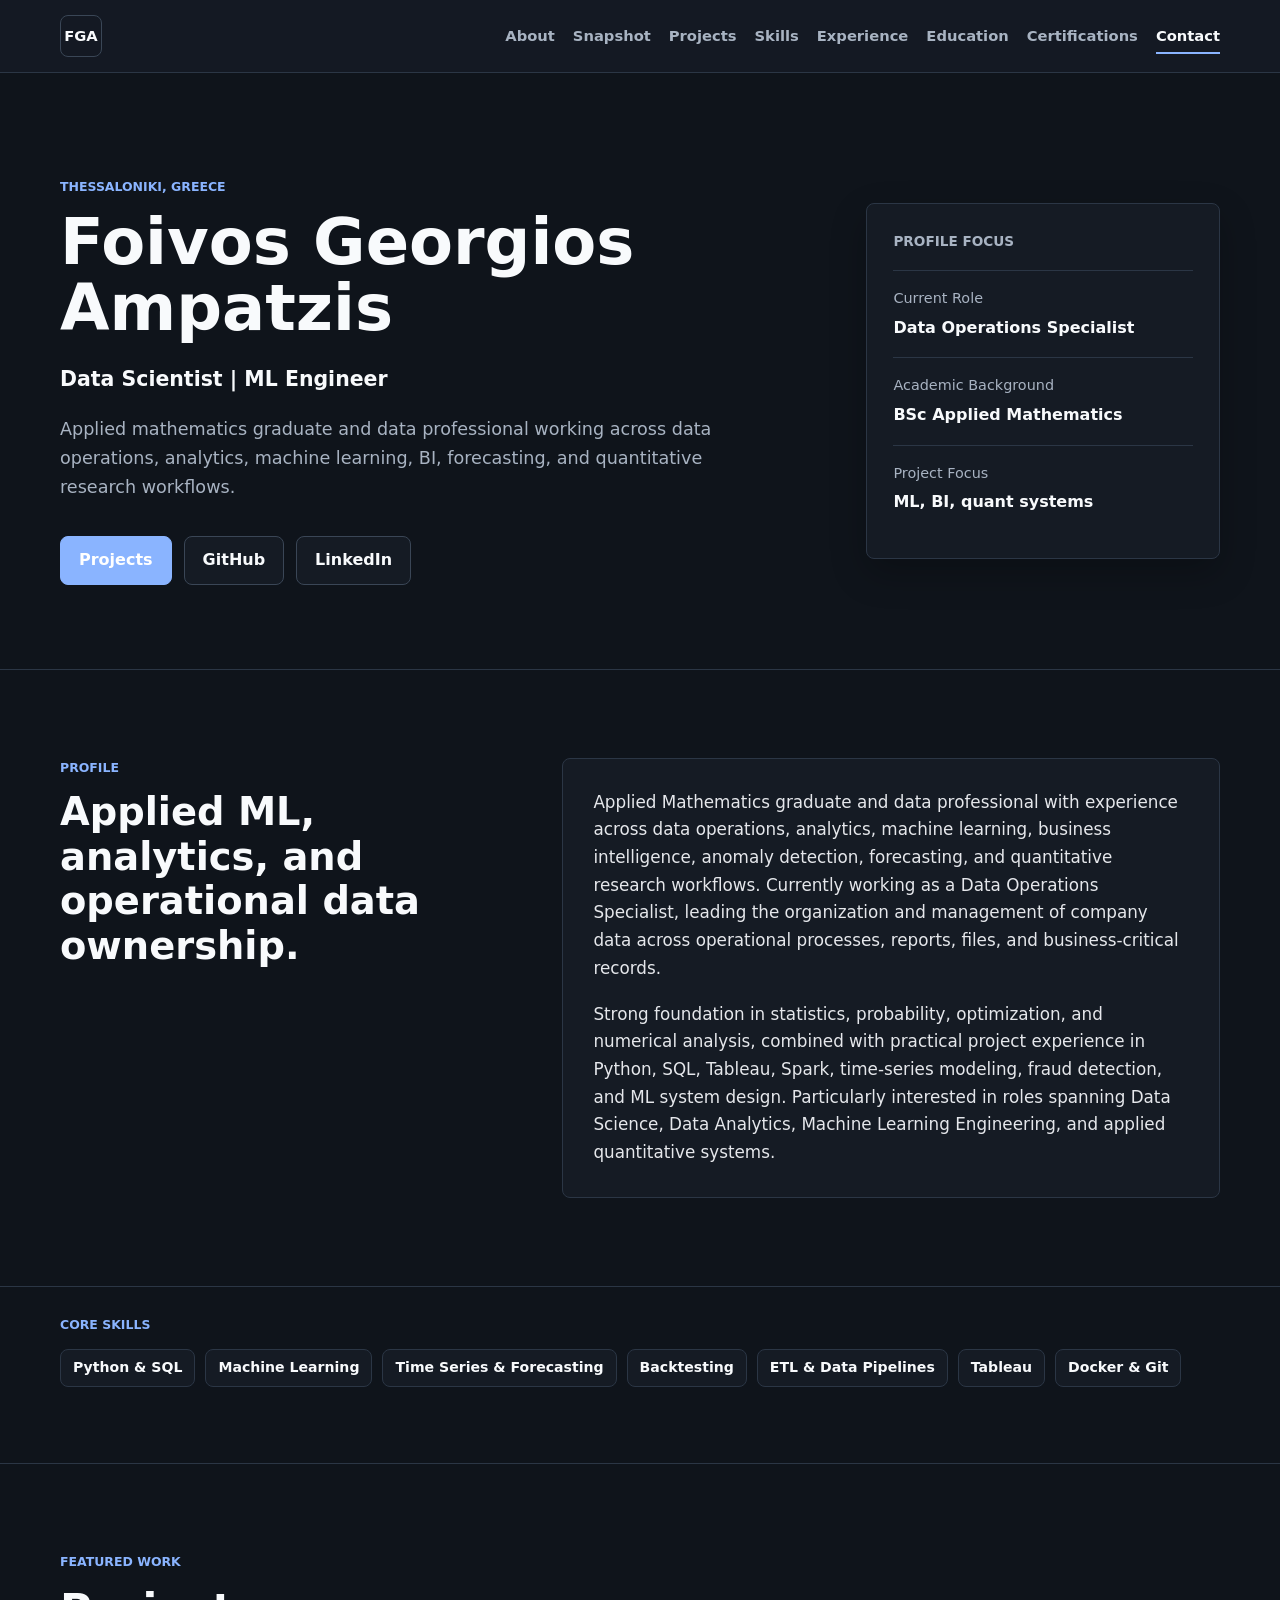
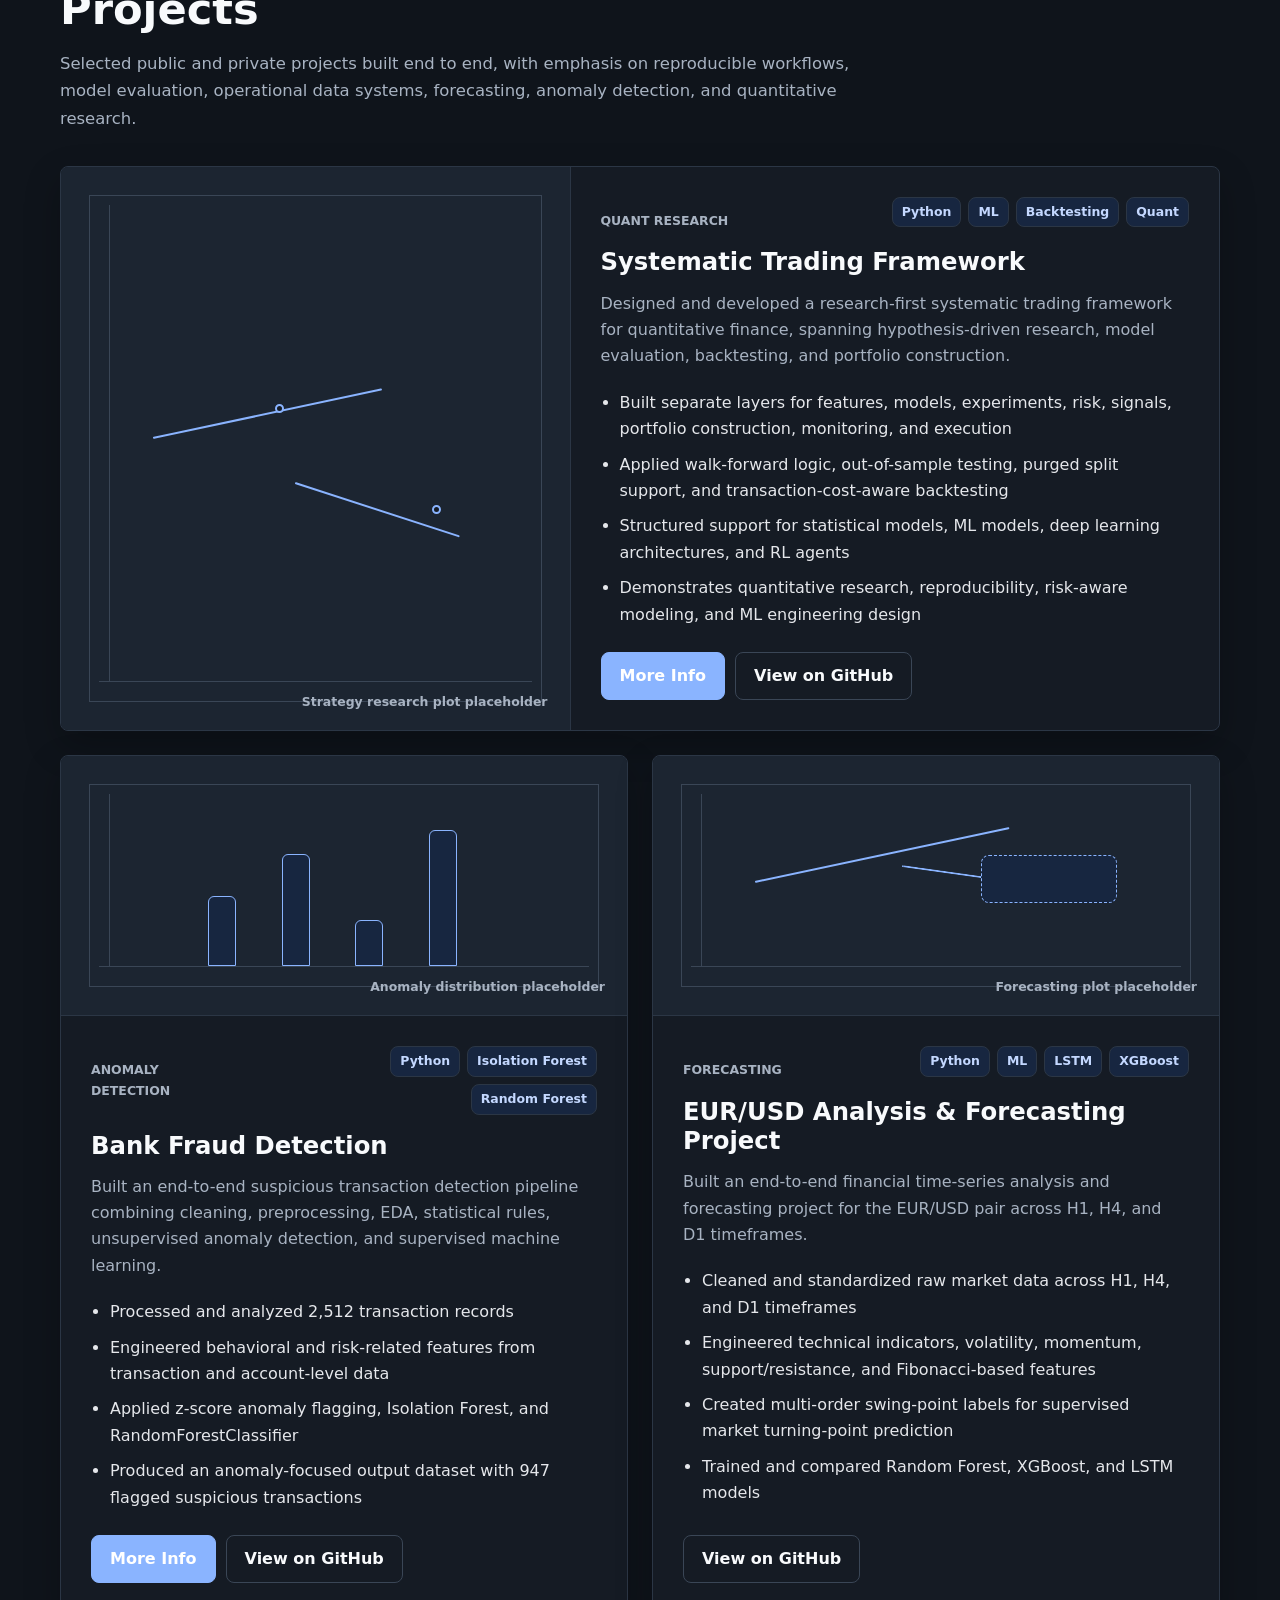
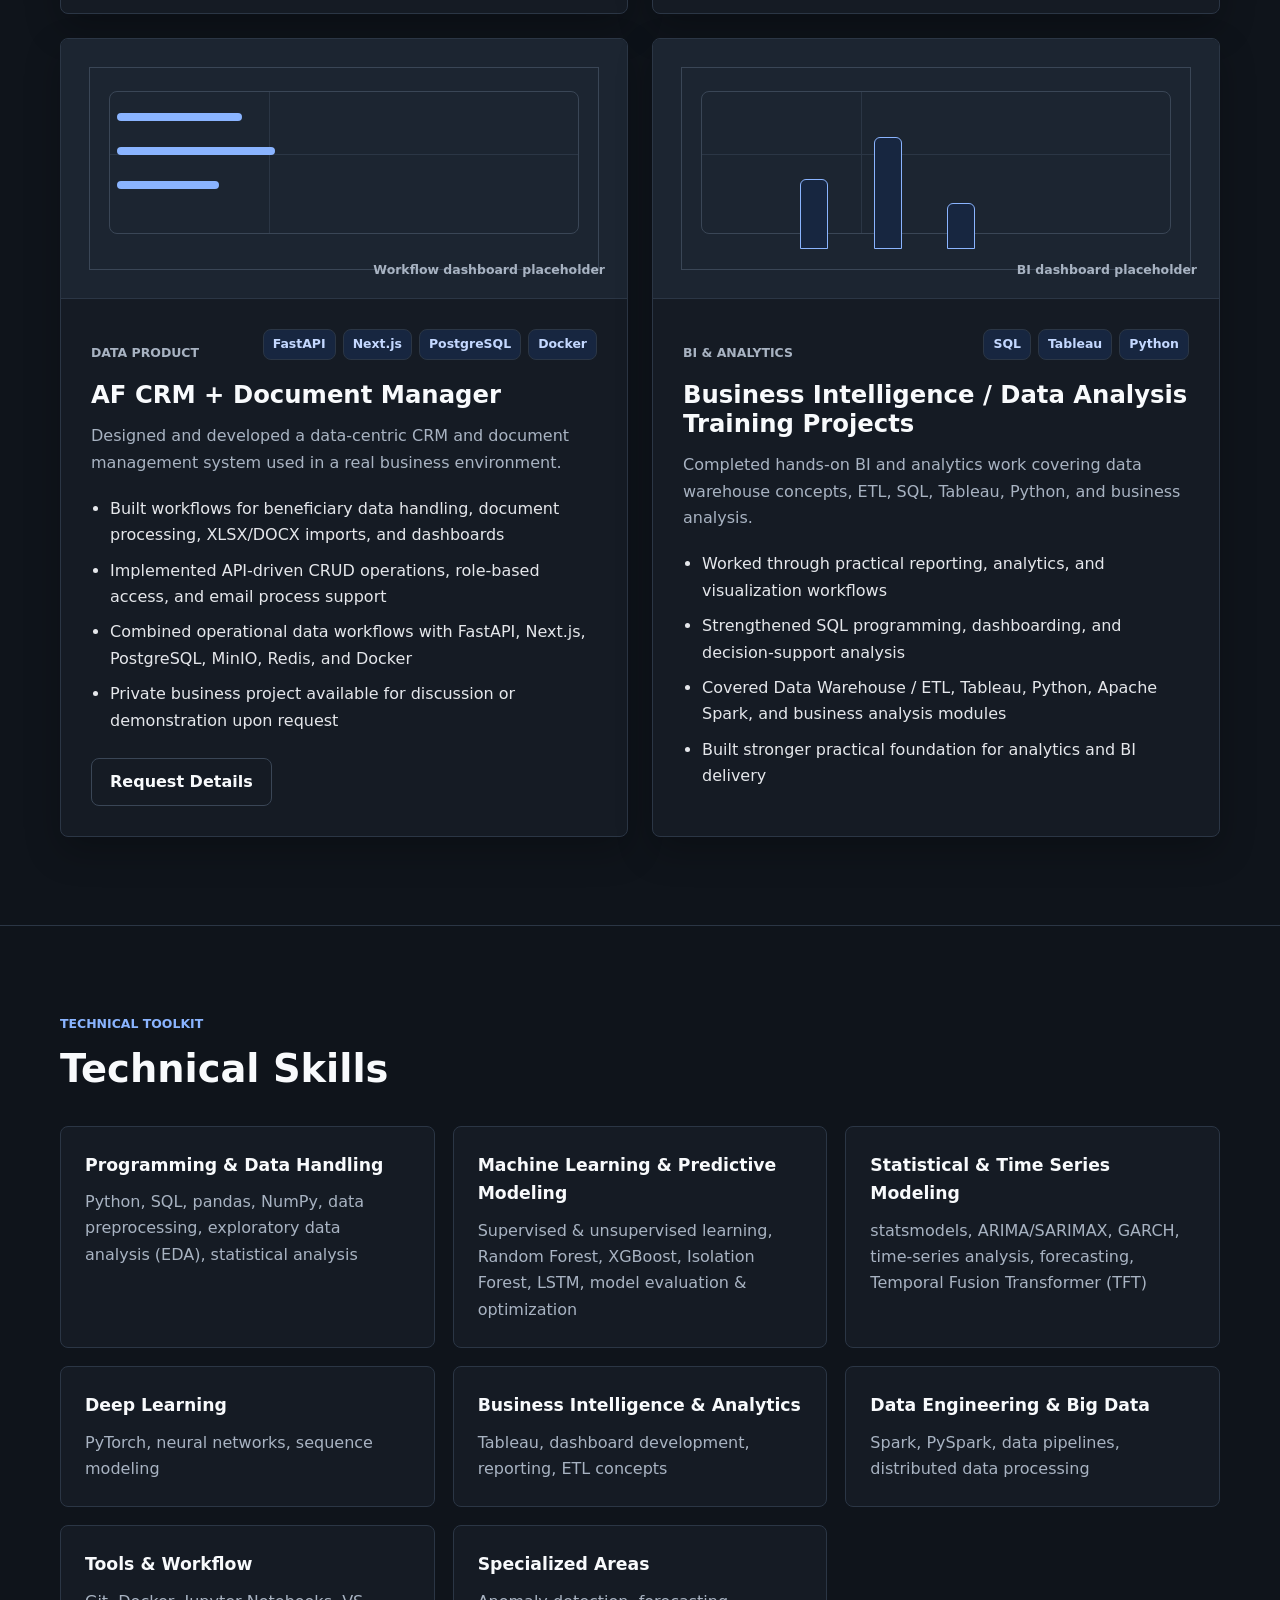
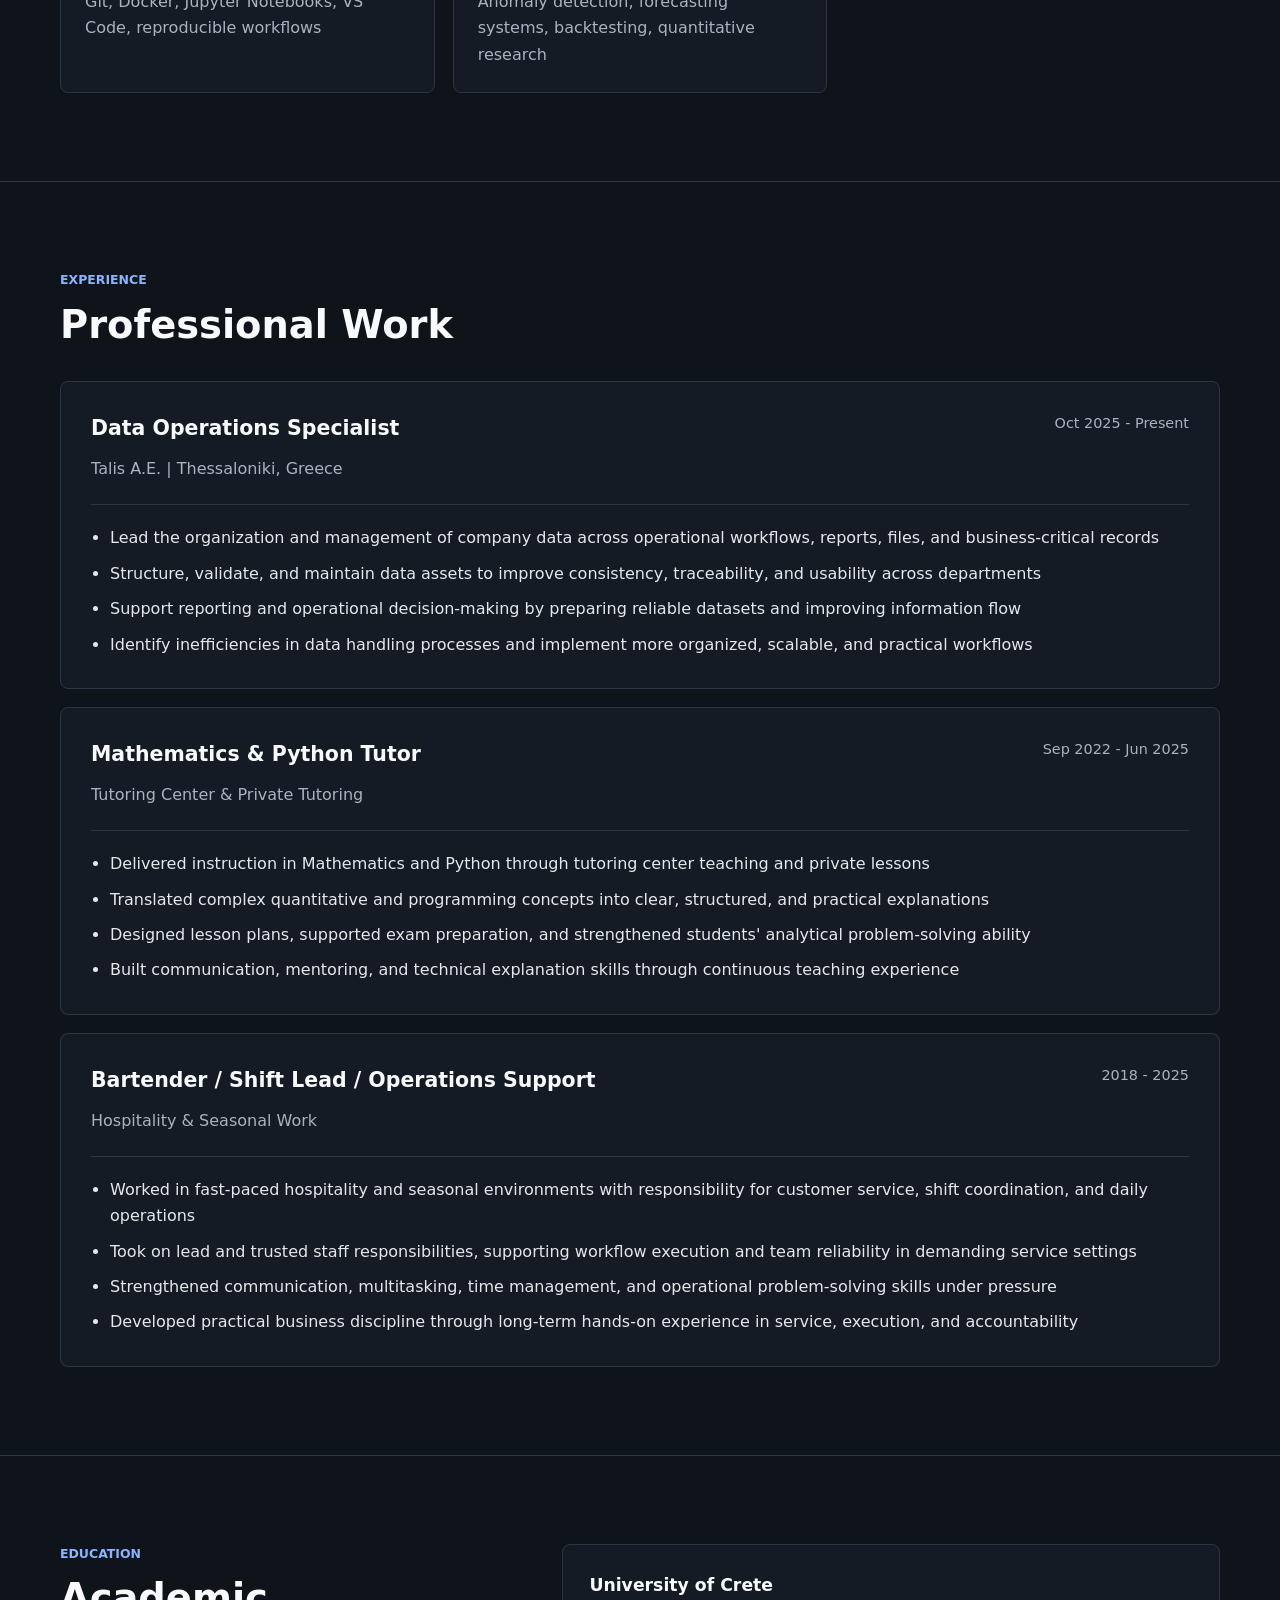
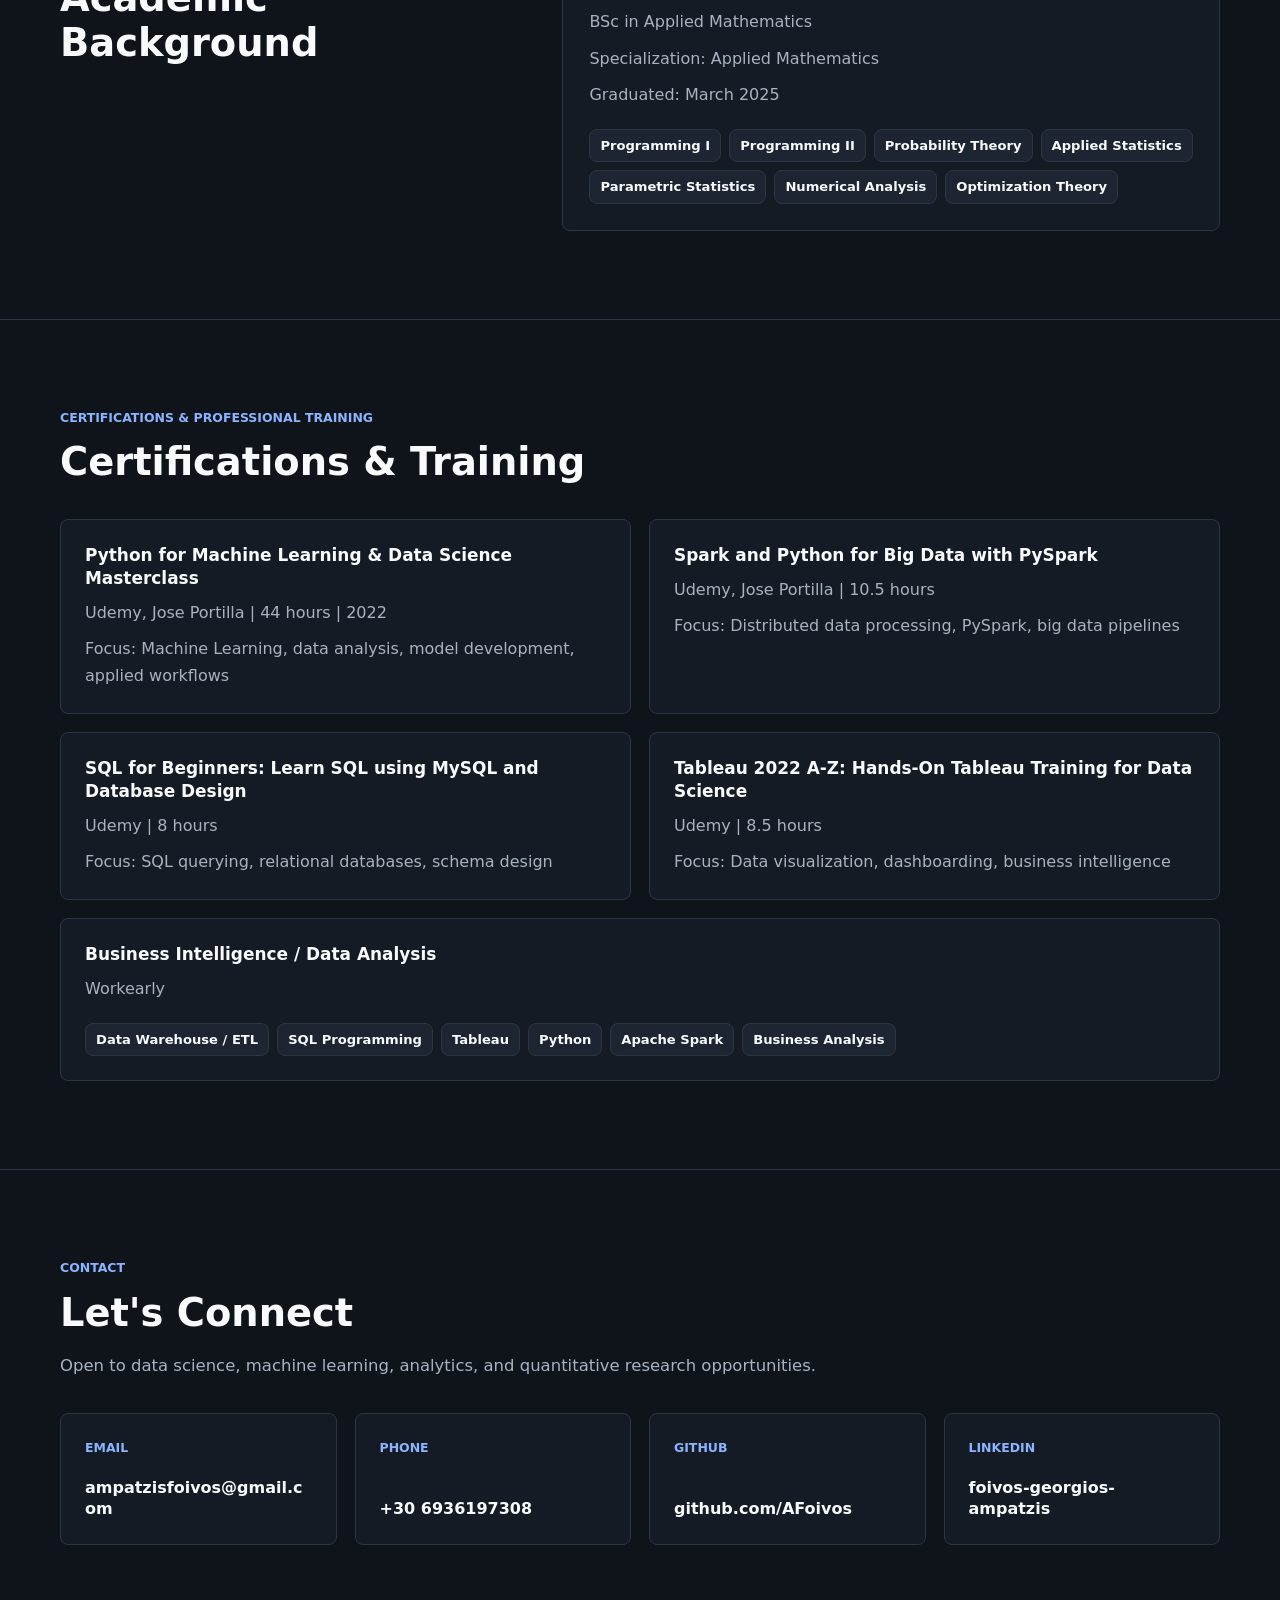
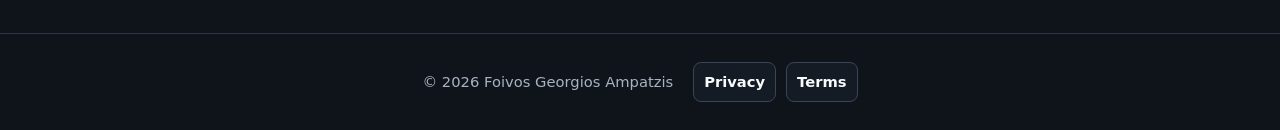
<file: index.html>
<!DOCTYPE html>
<html lang="en">
  <head>
    <meta charset="UTF-8" />
    <meta name="viewport" content="width=device-width, initial-scale=1.0" />
    <meta
      name="description"
      content="Portfolio of Foivos Georgios Ampatzis, Data Scientist focused on machine learning, analytics, and quantitative finance."
    />
    <title>Foivos Georgios Ampatzis | Data Scientist</title>
    <link rel="stylesheet" href="style.css" />
    <script src="script.js" defer></script>
  </head>
  <body>
    <header class="site-header">
      <nav class="nav container" aria-label="Primary navigation">
        <a class="nav-logo" href="#top" aria-label="Foivos Georgios Ampatzis home">FGA</a>
        <div class="nav-actions">
          <button class="menu-toggle" type="button" aria-label="Toggle navigation menu" aria-expanded="false" aria-controls="primary-menu">
            <span></span>
            <span></span>
            <span></span>
          </button>
          <div class="nav-links" id="primary-menu">
            <a href="#about">About</a>
            <a href="#snapshot">Snapshot</a>
            <a href="#projects">Projects</a>
            <a href="#skills">Skills</a>
            <a href="#experience">Experience</a>
            <a href="#education">Education</a>
            <a href="#certifications">Certifications</a>
            <a href="#contact">Contact</a>
          </div>
        </div>
      </nav>
    </header>

    <main id="top">
      <section class="hero section-block" aria-labelledby="hero-title">
        <div class="container hero-grid">
          <div class="hero-copy reveal">
            <p class="eyebrow">Thessaloniki, Greece</p>
            <h1 id="hero-title">Foivos Georgios Ampatzis</h1>
            <p class="hero-title">Data Scientist | ML Engineer</p>
            <p class="hero-tagline">
              Applied mathematics graduate and data professional working across data
              operations, analytics, machine learning, BI,
              forecasting, and quantitative research workflows.
            </p>
            <div class="hero-actions" aria-label="Primary actions">
              <a class="btn btn-primary" href="#projects">Projects</a>
              <a class="btn btn-secondary" href="https://github.com/AFoivos" target="_blank" rel="noreferrer">GitHub</a>
              <a class="btn btn-secondary" href="https://www.linkedin.com/in/foivos-georgios-ampatzis-885bb7213" target="_blank" rel="noreferrer">LinkedIn</a>
            </div>
          </div>
          <aside class="hero-panel reveal" aria-label="Portfolio focus areas">
            <p class="panel-label">Profile Focus</p>
            <div class="metric-row">
              <span>Current Role</span>
              <strong>Data Operations Specialist</strong>
            </div>
            <div class="metric-row">
              <span>Academic Background</span>
              <strong>BSc Applied Mathematics</strong>
            </div>
            <div class="metric-row">
              <span>Project Focus</span>
              <strong>ML, BI, quant systems</strong>
            </div>
          </aside>
        </div>
      </section>

      <section class="section-block" id="about" aria-labelledby="about-title">
        <div class="container two-column reveal">
          <div class="section-heading compact">
            <p class="eyebrow">Profile</p>
            <h2 id="about-title">Applied ML, analytics, and operational data ownership.</h2>
          </div>
          <div class="text-panel">
            <p>
              Applied Mathematics graduate and data professional with experience
              across data operations, analytics, machine learning, business
              intelligence, anomaly detection, forecasting, and quantitative research
              workflows. Currently working as a Data Operations Specialist, leading
              the organization and management of company data across operational
              processes, reports, files, and business-critical records.
            </p>
            <p>
              Strong foundation in statistics, probability, optimization, and
              numerical analysis, combined with practical project experience in
              Python, SQL, Tableau, Spark, time-series modeling, fraud detection,
              and ML system design. Particularly interested in roles spanning Data
              Science, Data Analytics, Machine Learning Engineering, and applied
              quantitative systems.
            </p>
          </div>
        </div>
      </section>

      <section class="snapshot section-block" id="snapshot" aria-labelledby="snapshot-title">
        <div class="container reveal">
          <p class="eyebrow">Core Skills</p>
          <h2 id="snapshot-title" class="sr-only">Core Skills</h2>
          <div class="snapshot-list" aria-label="Core skills">
            <span>Python & SQL</span>
            <span>Machine Learning</span>
            <span>Time Series & Forecasting</span>
            <span>Backtesting</span>
            <span>ETL & Data Pipelines</span>
            <span>Tableau</span>
            <span>Docker & Git</span>
          </div>
        </div>
      </section>

      <section class="projects-section section-block" id="projects" aria-labelledby="projects-title">
        <div class="container">
          <div class="section-heading projects-heading reveal">
            <p class="eyebrow">Featured Work</p>
            <h2 id="projects-title">Projects</h2>
            <p>
              Selected public and private projects built end to end, with emphasis
              on reproducible workflows, model evaluation, operational data systems,
              forecasting, anomaly detection, and quantitative research.
            </p>
          </div>

          <div class="projects-grid">
            <article class="project-card project-card-featured reveal">
              <figure class="project-visual visual-trading" role="img" aria-label="Placeholder for trading equity curve and drawdown plot">
                <div class="plot-axis x-axis"></div>
                <div class="plot-axis y-axis"></div>
                <div class="plot-line line-a"></div>
                <div class="plot-line line-b"></div>
                <div class="plot-dot dot-a"></div>
                <div class="plot-dot dot-b"></div>
                <figcaption>Strategy research plot placeholder</figcaption>
              </figure>
              <div class="project-content">
                <div class="project-meta">
                  <p class="project-kicker">Quant Research</p>
                  <div class="tag-list" aria-label="Technology stack">
                    <span>Python</span>
                    <span>ML</span>
                    <span>Backtesting</span>
                    <span>Quant</span>
                  </div>
                </div>
                <h3>Systematic Trading Framework</h3>
                <p>
                  Designed and developed a research-first systematic trading
                  framework for quantitative finance, spanning hypothesis-driven
                  research, model evaluation, backtesting, and portfolio construction.
                </p>
                <ul>
                  <li>Built separate layers for features, models, experiments, risk, signals, portfolio construction, monitoring, and execution</li>
                  <li>Applied walk-forward logic, out-of-sample testing, purged split support, and transaction-cost-aware backtesting</li>
                  <li>Structured support for statistical models, ML models, deep learning architectures, and RL agents</li>
                  <li>Demonstrates quantitative research, reproducibility, risk-aware modeling, and ML engineering design</li>
                </ul>
                <div class="project-actions">
                  <a class="project-link project-link-primary" href="systematic-trading-framework.html">More Info</a>
                  <a class="project-link" href="https://github.com/AFoivos/systematic_trading_framework/tree/main" target="_blank" rel="noreferrer">View on GitHub</a>
                </div>
              </div>
            </article>

            <article class="project-card reveal">
              <figure class="project-visual visual-fraud" role="img" aria-label="Placeholder for fraud anomaly score distribution plot">
                <div class="plot-axis x-axis"></div>
                <div class="plot-axis y-axis"></div>
                <div class="bar bar-one"></div>
                <div class="bar bar-two"></div>
                <div class="bar bar-three"></div>
                <div class="bar bar-four"></div>
                <figcaption>Anomaly distribution placeholder</figcaption>
              </figure>
              <div class="project-content">
                <div class="project-meta">
                  <p class="project-kicker">Anomaly Detection</p>
                  <div class="tag-list" aria-label="Technology stack">
                    <span>Python</span>
                    <span>Isolation Forest</span>
                    <span>Random Forest</span>
                  </div>
                </div>
                <h3>Bank Fraud Detection</h3>
                <p>
                  Built an end-to-end suspicious transaction detection pipeline
                  combining cleaning, preprocessing, EDA, statistical rules,
                  unsupervised anomaly detection, and supervised machine learning.
                </p>
                <ul>
                  <li>Processed and analyzed 2,512 transaction records</li>
                  <li>Engineered behavioral and risk-related features from transaction and account-level data</li>
                  <li>Applied z-score anomaly flagging, Isolation Forest, and RandomForestClassifier</li>
                  <li>Produced an anomaly-focused output dataset with 947 flagged suspicious transactions</li>
                </ul>
                <div class="project-actions">
                  <a class="project-link project-link-primary" href="fraud-detection.html">More Info</a>
                  <a class="project-link" href="https://github.com/AFoivos/Fraud-Detection/tree/main" target="_blank" rel="noreferrer">View on GitHub</a>
                </div>
              </div>
            </article>

            <article class="project-card reveal">
              <figure class="project-visual visual-forecast" role="img" aria-label="Placeholder for EUR/USD time-series forecasting plot">
                <div class="plot-axis x-axis"></div>
                <div class="plot-axis y-axis"></div>
                <div class="plot-line line-a"></div>
                <div class="plot-line line-c"></div>
                <div class="forecast-band"></div>
                <figcaption>Forecasting plot placeholder</figcaption>
              </figure>
              <div class="project-content">
                <div class="project-meta">
                  <p class="project-kicker">Forecasting</p>
                  <div class="tag-list" aria-label="Technology stack">
                    <span>Python</span>
                    <span>ML</span>
                    <span>LSTM</span>
                    <span>XGBoost</span>
                  </div>
                </div>
                <h3>EUR/USD Analysis &amp; Forecasting Project</h3>
                <p>
                  Built an end-to-end financial time-series analysis and forecasting
                  project for the EUR/USD pair across H1, H4, and D1 timeframes.
                </p>
                <ul>
                  <li>Cleaned and standardized raw market data across H1, H4, and D1 timeframes</li>
                  <li>Engineered technical indicators, volatility, momentum, support/resistance, and Fibonacci-based features</li>
                  <li>Created multi-order swing-point labels for supervised market turning-point prediction</li>
                  <li>Trained and compared Random Forest, XGBoost, and LSTM models</li>
                </ul>
                <div class="project-actions">
                  <a class="project-link" href="https://github.com/AFoivos/Eur.usd_Analysis" target="_blank" rel="noreferrer">View on GitHub</a>
                </div>
              </div>
            </article>

            <article class="project-card reveal">
              <figure class="project-visual visual-crm" role="img" aria-label="Placeholder for CRM dashboard and document workflow diagram">
                <div class="panel-grid"></div>
                <div class="panel-row row-one"></div>
                <div class="panel-row row-two"></div>
                <div class="panel-row row-three"></div>
                <figcaption>Workflow dashboard placeholder</figcaption>
              </figure>
              <div class="project-content">
                <div class="project-meta">
                  <p class="project-kicker">Data Product</p>
                  <div class="tag-list" aria-label="Technology stack">
                    <span>FastAPI</span>
                    <span>Next.js</span>
                    <span>PostgreSQL</span>
                    <span>Docker</span>
                  </div>
                </div>
                <h3>AF CRM + Document Manager</h3>
                <p>
                  Designed and developed a data-centric CRM and document management
                  system used in a real business environment.
                </p>
                <ul>
                  <li>Built workflows for beneficiary data handling, document processing, XLSX/DOCX imports, and dashboards</li>
                  <li>Implemented API-driven CRUD operations, role-based access, and email process support</li>
                  <li>Combined operational data workflows with FastAPI, Next.js, PostgreSQL, MinIO, Redis, and Docker</li>
                  <li>Private business project available for discussion or demonstration upon request</li>
                </ul>
                <div class="project-actions">
                  <a class="project-link" href="mailto:ampatzisfoivos@gmail.com">Request Details</a>
                </div>
              </div>
            </article>

            <article class="project-card reveal">
              <figure class="project-visual visual-bi" role="img" aria-label="Placeholder for BI dashboard and analytics workflow">
                <div class="panel-grid"></div>
                <div class="bar bar-one"></div>
                <div class="bar bar-two"></div>
                <div class="bar bar-three"></div>
                <figcaption>BI dashboard placeholder</figcaption>
              </figure>
              <div class="project-content">
                <div class="project-meta">
                  <p class="project-kicker">BI &amp; Analytics</p>
                  <div class="tag-list" aria-label="Technology stack">
                    <span>SQL</span>
                    <span>Tableau</span>
                    <span>Python</span>
                  </div>
                </div>
                <h3>Business Intelligence / Data Analysis Training Projects</h3>
                <p>
                  Completed hands-on BI and analytics work covering data warehouse
                  concepts, ETL, SQL, Tableau, Python, and business analysis.
                </p>
                <ul>
                  <li>Worked through practical reporting, analytics, and visualization workflows</li>
                  <li>Strengthened SQL programming, dashboarding, and decision-support analysis</li>
                  <li>Covered Data Warehouse / ETL, Tableau, Python, Apache Spark, and business analysis modules</li>
                  <li>Built stronger practical foundation for analytics and BI delivery</li>
                </ul>
              </div>
            </article>
          </div>
        </div>
      </section>

      <section class="section-block" id="skills" aria-labelledby="skills-title">
        <div class="container">
          <div class="section-heading reveal">
            <p class="eyebrow">Technical Toolkit</p>
            <h2 id="skills-title">Technical Skills</h2>
          </div>
          <div class="skills-grid">
            <div class="skill-group reveal">
              <h3>Programming & Data Handling</h3>
              <p>Python, SQL, pandas, NumPy, data preprocessing, exploratory data analysis (EDA), statistical analysis</p>
            </div>
            <div class="skill-group reveal">
              <h3>Machine Learning & Predictive Modeling</h3>
              <p>Supervised & unsupervised learning, Random Forest, XGBoost, Isolation Forest, LSTM, model evaluation & optimization</p>
            </div>
            <div class="skill-group reveal">
              <h3>Statistical & Time Series Modeling</h3>
              <p>statsmodels, ARIMA/SARIMAX, GARCH, time-series analysis, forecasting, Temporal Fusion Transformer (TFT)</p>
            </div>
            <div class="skill-group reveal">
              <h3>Deep Learning</h3>
              <p>PyTorch, neural networks, sequence modeling</p>
            </div>
            <div class="skill-group reveal">
              <h3>Business Intelligence & Analytics</h3>
              <p>Tableau, dashboard development, reporting, ETL concepts</p>
            </div>
            <div class="skill-group reveal">
              <h3>Data Engineering & Big Data</h3>
              <p>Spark, PySpark, data pipelines, distributed data processing</p>
            </div>
            <div class="skill-group reveal">
              <h3>Tools & Workflow</h3>
              <p>Git, Docker, Jupyter Notebooks, VS Code, reproducible workflows</p>
            </div>
            <div class="skill-group reveal">
              <h3>Specialized Areas</h3>
              <p>Anomaly detection, forecasting systems, backtesting, quantitative research</p>
            </div>
          </div>
        </div>
      </section>

      <section class="section-block" id="experience" aria-labelledby="experience-title">
        <div class="container">
          <div class="section-heading reveal">
            <p class="eyebrow">Experience</p>
            <h2 id="experience-title">Professional Work</h2>
          </div>
          <div class="experience-list">
            <article class="experience-card reveal">
              <div class="experience-heading">
                <div>
                  <h3>Data Operations Specialist</h3>
                  <p>Talis A.E. | Thessaloniki, Greece</p>
                </div>
                <span>Oct 2025 - Present</span>
              </div>
              <ul>
                <li>Lead the organization and management of company data across operational workflows, reports, files, and business-critical records</li>
                <li>Structure, validate, and maintain data assets to improve consistency, traceability, and usability across departments</li>
                <li>Support reporting and operational decision-making by preparing reliable datasets and improving information flow</li>
                <li>Identify inefficiencies in data handling processes and implement more organized, scalable, and practical workflows</li>
              </ul>
            </article>

            <article class="experience-card reveal">
              <div class="experience-heading">
                <div>
                  <h3>Mathematics &amp; Python Tutor</h3>
                  <p>Tutoring Center &amp; Private Tutoring</p>
                </div>
                <span>Sep 2022 - Jun 2025</span>
              </div>
              <ul>
                <li>Delivered instruction in Mathematics and Python through tutoring center teaching and private lessons</li>
                <li>Translated complex quantitative and programming concepts into clear, structured, and practical explanations</li>
                <li>Designed lesson plans, supported exam preparation, and strengthened students' analytical problem-solving ability</li>
                <li>Built communication, mentoring, and technical explanation skills through continuous teaching experience</li>
              </ul>
            </article>

            <article class="experience-card reveal">
              <div class="experience-heading">
                <div>
                  <h3>Bartender / Shift Lead / Operations Support</h3>
                  <p>Hospitality &amp; Seasonal Work</p>
                </div>
                <span>2018 - 2025</span>
              </div>
              <ul>
                <li>Worked in fast-paced hospitality and seasonal environments with responsibility for customer service, shift coordination, and daily operations</li>
                <li>Took on lead and trusted staff responsibilities, supporting workflow execution and team reliability in demanding service settings</li>
                <li>Strengthened communication, multitasking, time management, and operational problem-solving skills under pressure</li>
                <li>Developed practical business discipline through long-term hands-on experience in service, execution, and accountability</li>
              </ul>
            </article>
          </div>
        </div>
      </section>

      <section class="section-block education-section" id="education" aria-labelledby="education-title">
        <div class="container education-grid reveal">
          <div class="section-heading compact">
            <p class="eyebrow">Education</p>
            <h2 id="education-title">Academic Background</h2>
          </div>
          <div class="education-card">
            <h3>University of Crete</h3>
            <p>BSc in Applied Mathematics</p>
            <p>Specialization: Applied Mathematics</p>
            <p>Graduated: March 2025</p>
            <div class="coursework-list" aria-label="Relevant coursework">
              <span>Programming I</span>
              <span>Programming II</span>
              <span>Probability Theory</span>
              <span>Applied Statistics</span>
              <span>Parametric Statistics</span>
              <span>Numerical Analysis</span>
              <span>Optimization Theory</span>
            </div>
          </div>
        </div>
      </section>

      <section class="section-block certifications-section" id="certifications" aria-labelledby="certifications-title">
        <div class="container">
          <div class="section-heading reveal">
            <p class="eyebrow">Certifications &amp; Professional Training</p>
            <h2 id="certifications-title">Certifications &amp; Training</h2>
          </div>
          <div class="certifications-grid">
            <article class="certification-card reveal">
              <h3>Python for Machine Learning &amp; Data Science Masterclass</h3>
              <p>Udemy, Jose Portilla | 44 hours | 2022</p>
              <p>Focus: Machine Learning, data analysis, model development, applied workflows</p>
            </article>
            <article class="certification-card reveal">
              <h3>Spark and Python for Big Data with PySpark</h3>
              <p>Udemy, Jose Portilla | 10.5 hours</p>
              <p>Focus: Distributed data processing, PySpark, big data pipelines</p>
            </article>
            <article class="certification-card reveal">
              <h3>SQL for Beginners: Learn SQL using MySQL and Database Design</h3>
              <p>Udemy | 8 hours</p>
              <p>Focus: SQL querying, relational databases, schema design</p>
            </article>
            <article class="certification-card reveal">
              <h3>Tableau 2022 A-Z: Hands-On Tableau Training for Data Science</h3>
              <p>Udemy | 8.5 hours</p>
              <p>Focus: Data visualization, dashboarding, business intelligence</p>
            </article>
            <article class="certification-card certification-card-wide reveal">
              <h3>Business Intelligence / Data Analysis</h3>
              <p>Workearly</p>
              <div class="coursework-list" aria-label="Training modules">
                <span>Data Warehouse / ETL</span>
                <span>SQL Programming</span>
                <span>Tableau</span>
                <span>Python</span>
                <span>Apache Spark</span>
                <span>Business Analysis</span>
              </div>
            </article>
          </div>
        </div>
      </section>

      <section class="section-block contact-section" id="contact" aria-labelledby="contact-title">
        <div class="container">
          <div class="section-heading reveal">
            <p class="eyebrow">Contact</p>
            <h2 id="contact-title">Let's Connect</h2>
            <p>
              Open to data science, machine learning, analytics, and quantitative
              research opportunities.
            </p>
          </div>
          <div class="contact-grid">
            <a class="contact-card reveal" href="mailto:ampatzisfoivos@gmail.com">
              <span>Email</span>
              <strong>ampatzisfoivos@gmail.com</strong>
            </a>
            <a class="contact-card reveal" href="tel:+306936197308">
              <span>Phone</span>
              <strong>+30 6936197308</strong>
            </a>
            <a class="contact-card reveal" href="https://github.com/AFoivos" target="_blank" rel="noreferrer">
              <span>GitHub</span>
              <strong>github.com/AFoivos</strong>
            </a>
            <a class="contact-card reveal" href="https://www.linkedin.com/in/foivos-georgios-ampatzis-885bb7213" target="_blank" rel="noreferrer">
              <span>LinkedIn</span>
              <strong>foivos-georgios-ampatzis</strong>
            </a>
          </div>
        </div>
      </section>
    </main>

    <footer class="footer">
      <div class="container footer-inner">
        <p>&copy; 2026 Foivos Georgios Ampatzis</p>
        <div class="footer-links" aria-label="Footer legal links">
          <a href="privacy.html">Privacy</a>
          <a href="terms.html">Terms</a>
        </div>
      </div>
    </footer>
  </body>
</html>
</file>
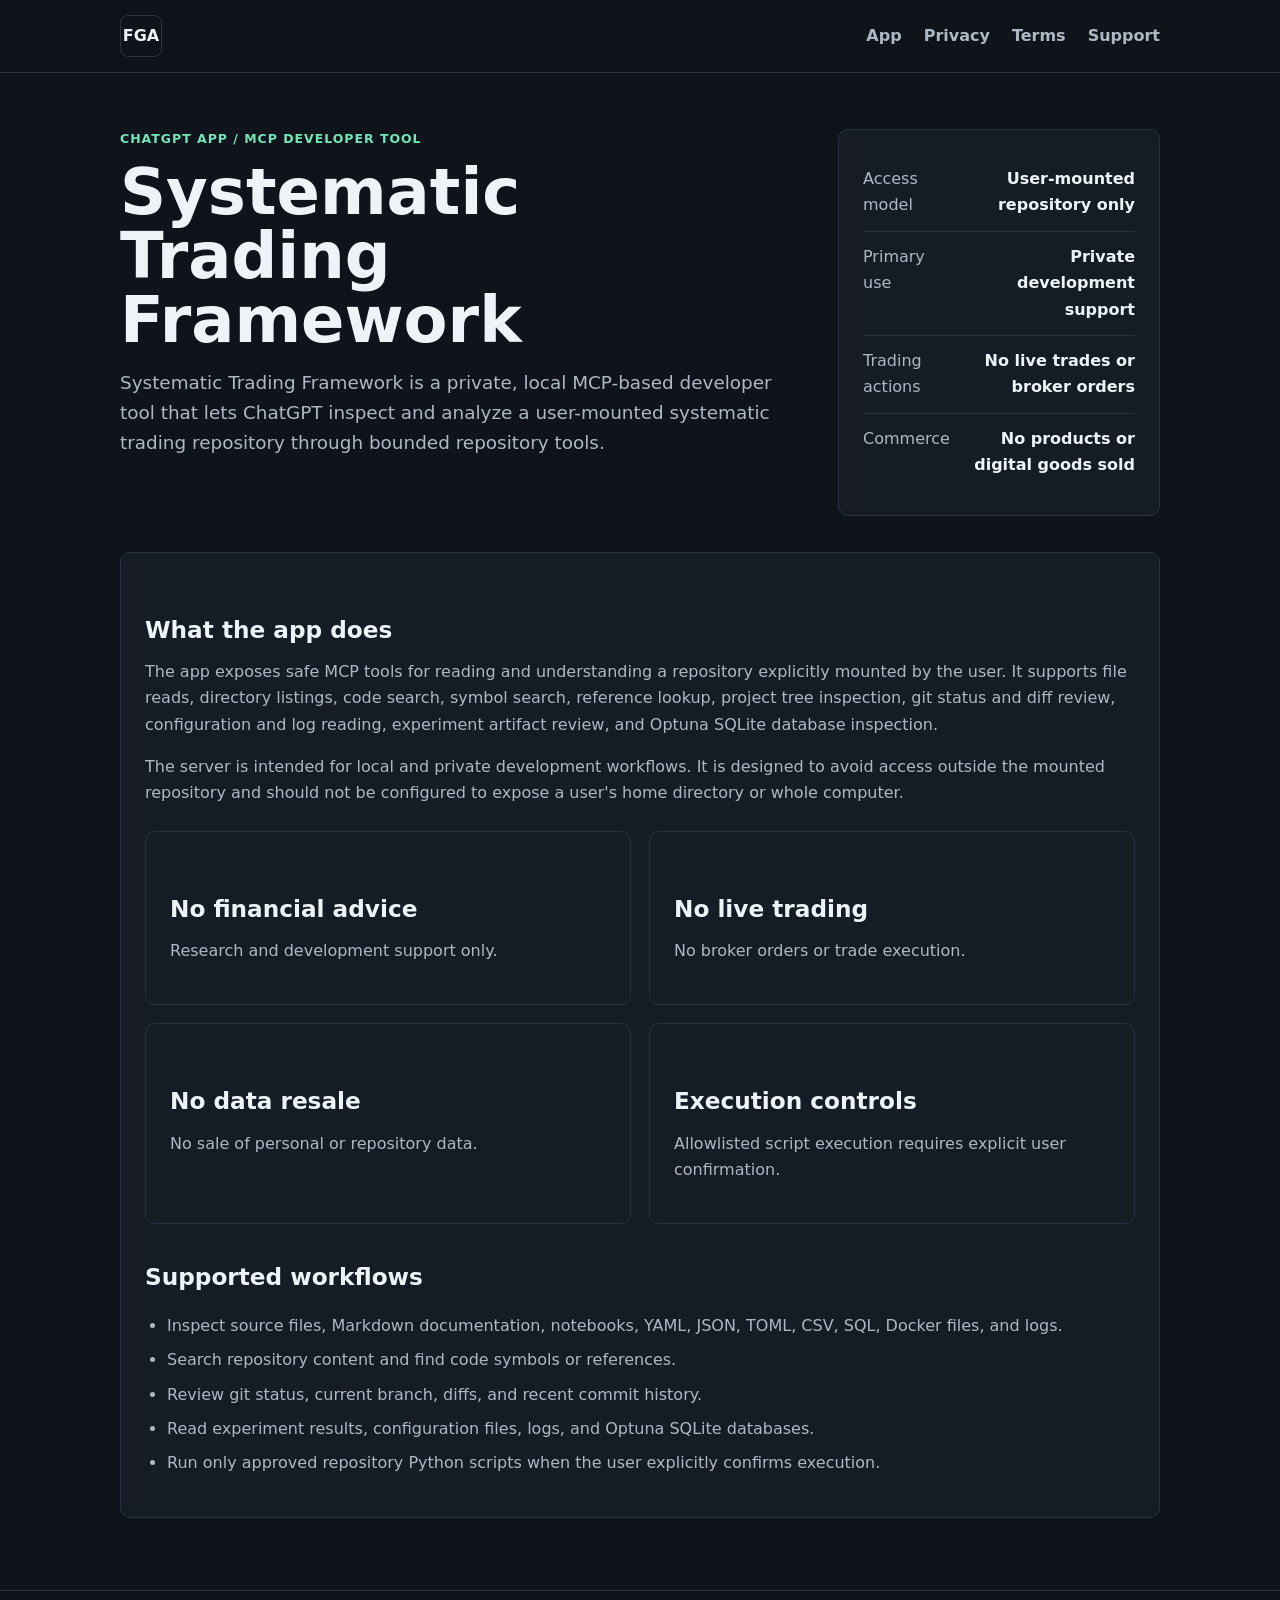
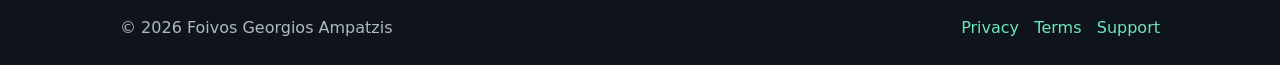
<file: apps/systematic-trading-framework/index.html>
<!DOCTYPE html>
<html lang="en">
  <head>
    <meta charset="UTF-8" />
    <meta name="viewport" content="width=device-width, initial-scale=1.0" />
    <meta name="description" content="Systematic Trading Framework is a private MCP-based developer tool that lets ChatGPT inspect a user-mounted local systematic trading repository." />
    <title>Systematic Trading Framework MCP App</title>

    <style>
      :root { color-scheme: dark; --bg: #0f141c; --panel: #151c26; --text: #eef3f8; --muted: #aeb8c4; --line: #263241; --accent: #6ee7b7; }
      * { box-sizing: border-box; }
      body { margin: 0; font-family: Inter, ui-sans-serif, system-ui, -apple-system, BlinkMacSystemFont, "Segoe UI", sans-serif; background: var(--bg); color: var(--text); line-height: 1.65; }
      a { color: var(--accent); text-decoration: none; }
      a:hover, a:focus { text-decoration: underline; }
      .wrap { width: min(1040px, calc(100% - 40px)); margin: 0 auto; }
      header { border-bottom: 1px solid var(--line); background: rgba(15, 20, 28, 0.96); }
      nav { min-height: 72px; display: flex; align-items: center; justify-content: space-between; gap: 24px; }
      .logo { display: inline-flex; align-items: center; justify-content: center; width: 42px; height: 42px; border: 1px solid var(--line); border-radius: 8px; color: var(--text); font-weight: 800; }
      .links { display: flex; gap: 22px; flex-wrap: wrap; }
      .links a { color: var(--muted); font-weight: 700; }
      main { padding: 56px 0 72px; }
      .hero { display: grid; grid-template-columns: minmax(0, 1.5fr) minmax(260px, 0.7fr); gap: 28px; align-items: start; margin-bottom: 36px; }
      .eyebrow { color: var(--accent); font-size: 0.78rem; font-weight: 800; letter-spacing: 0.08em; text-transform: uppercase; margin: 0 0 10px; }
      h1 { font-size: clamp(2.2rem, 5vw, 4.6rem); line-height: 1; margin: 0 0 16px; }
      h2 { font-size: 1.45rem; margin: 34px 0 10px; }
      p { color: var(--muted); margin: 0 0 16px; }
      .lead { font-size: 1.15rem; max-width: 760px; }
      .panel, .card { background: var(--panel); border: 1px solid var(--line); border-radius: 10px; padding: 24px; }
      .row { display: flex; justify-content: space-between; gap: 20px; padding: 12px 0; border-bottom: 1px solid var(--line); }
      .row:last-child { border-bottom: 0; }
      .row span { color: var(--muted); }
      .row strong { text-align: right; }
      .grid { display: grid; grid-template-columns: repeat(2, minmax(0, 1fr)); gap: 18px; margin: 24px 0; }
      ul { color: var(--muted); padding-left: 22px; }
      li { margin: 8px 0; }
      footer { border-top: 1px solid var(--line); padding: 24px 0; color: var(--muted); }
      .footer-inner { display: flex; justify-content: space-between; gap: 16px; flex-wrap: wrap; }
      @media (max-width: 760px) { .hero, .grid { grid-template-columns: 1fr; } nav { align-items: flex-start; flex-direction: column; padding: 18px 0; } main { padding-top: 36px; } }
    </style>
  </head>
  <body>
    <header><nav class="wrap"><a class="logo" href="../../index.html" aria-label="Back to portfolio home">FGA</a><div class="links"><a href="index.html">App</a><a href="privacy.html">Privacy</a><a href="terms.html">Terms</a><a href="mailto:ampatzisfoivos@gmail.com">Support</a></div></nav></header>
    <main><div class="wrap"><section class="hero"><div><p class="eyebrow">ChatGPT App / MCP Developer Tool</p><h1>Systematic Trading Framework</h1><p class="lead">Systematic Trading Framework is a private, local MCP-based developer tool that lets ChatGPT inspect and analyze a user-mounted systematic trading repository through bounded repository tools.</p></div><aside class="panel"><div class="row"><span>Access model</span><strong>User-mounted repository only</strong></div><div class="row"><span>Primary use</span><strong>Private development support</strong></div><div class="row"><span>Trading actions</span><strong>No live trades or broker orders</strong></div><div class="row"><span>Commerce</span><strong>No products or digital goods sold</strong></div></aside></section><section class="card"><h2>What the app does</h2><p>The app exposes safe MCP tools for reading and understanding a repository explicitly mounted by the user. It supports file reads, directory listings, code search, symbol search, reference lookup, project tree inspection, git status and diff review, configuration and log reading, experiment artifact review, and Optuna SQLite database inspection.</p><p>The server is intended for local and private development workflows. It is designed to avoid access outside the mounted repository and should not be configured to expose a user's home directory or whole computer.</p><div class="grid"><div class="panel"><h2>No financial advice</h2><p>Research and development support only.</p></div><div class="panel"><h2>No live trading</h2><p>No broker orders or trade execution.</p></div><div class="panel"><h2>No data resale</h2><p>No sale of personal or repository data.</p></div><div class="panel"><h2>Execution controls</h2><p>Allowlisted script execution requires explicit user confirmation.</p></div></div><h2>Supported workflows</h2><ul><li>Inspect source files, Markdown documentation, notebooks, YAML, JSON, TOML, CSV, SQL, Docker files, and logs.</li><li>Search repository content and find code symbols or references.</li><li>Review git status, current branch, diffs, and recent commit history.</li><li>Read experiment results, configuration files, logs, and Optuna SQLite databases.</li><li>Run only approved repository Python scripts when the user explicitly confirms execution.</li></ul></section></div></main>
    <footer><div class="wrap footer-inner"><span>&copy; 2026 Foivos Georgios Ampatzis</span><span><a href="privacy.html">Privacy</a> &nbsp; <a href="terms.html">Terms</a> &nbsp; <a href="mailto:ampatzisfoivos@gmail.com">Support</a></span></div></footer>
  </body>
</html>
</file>
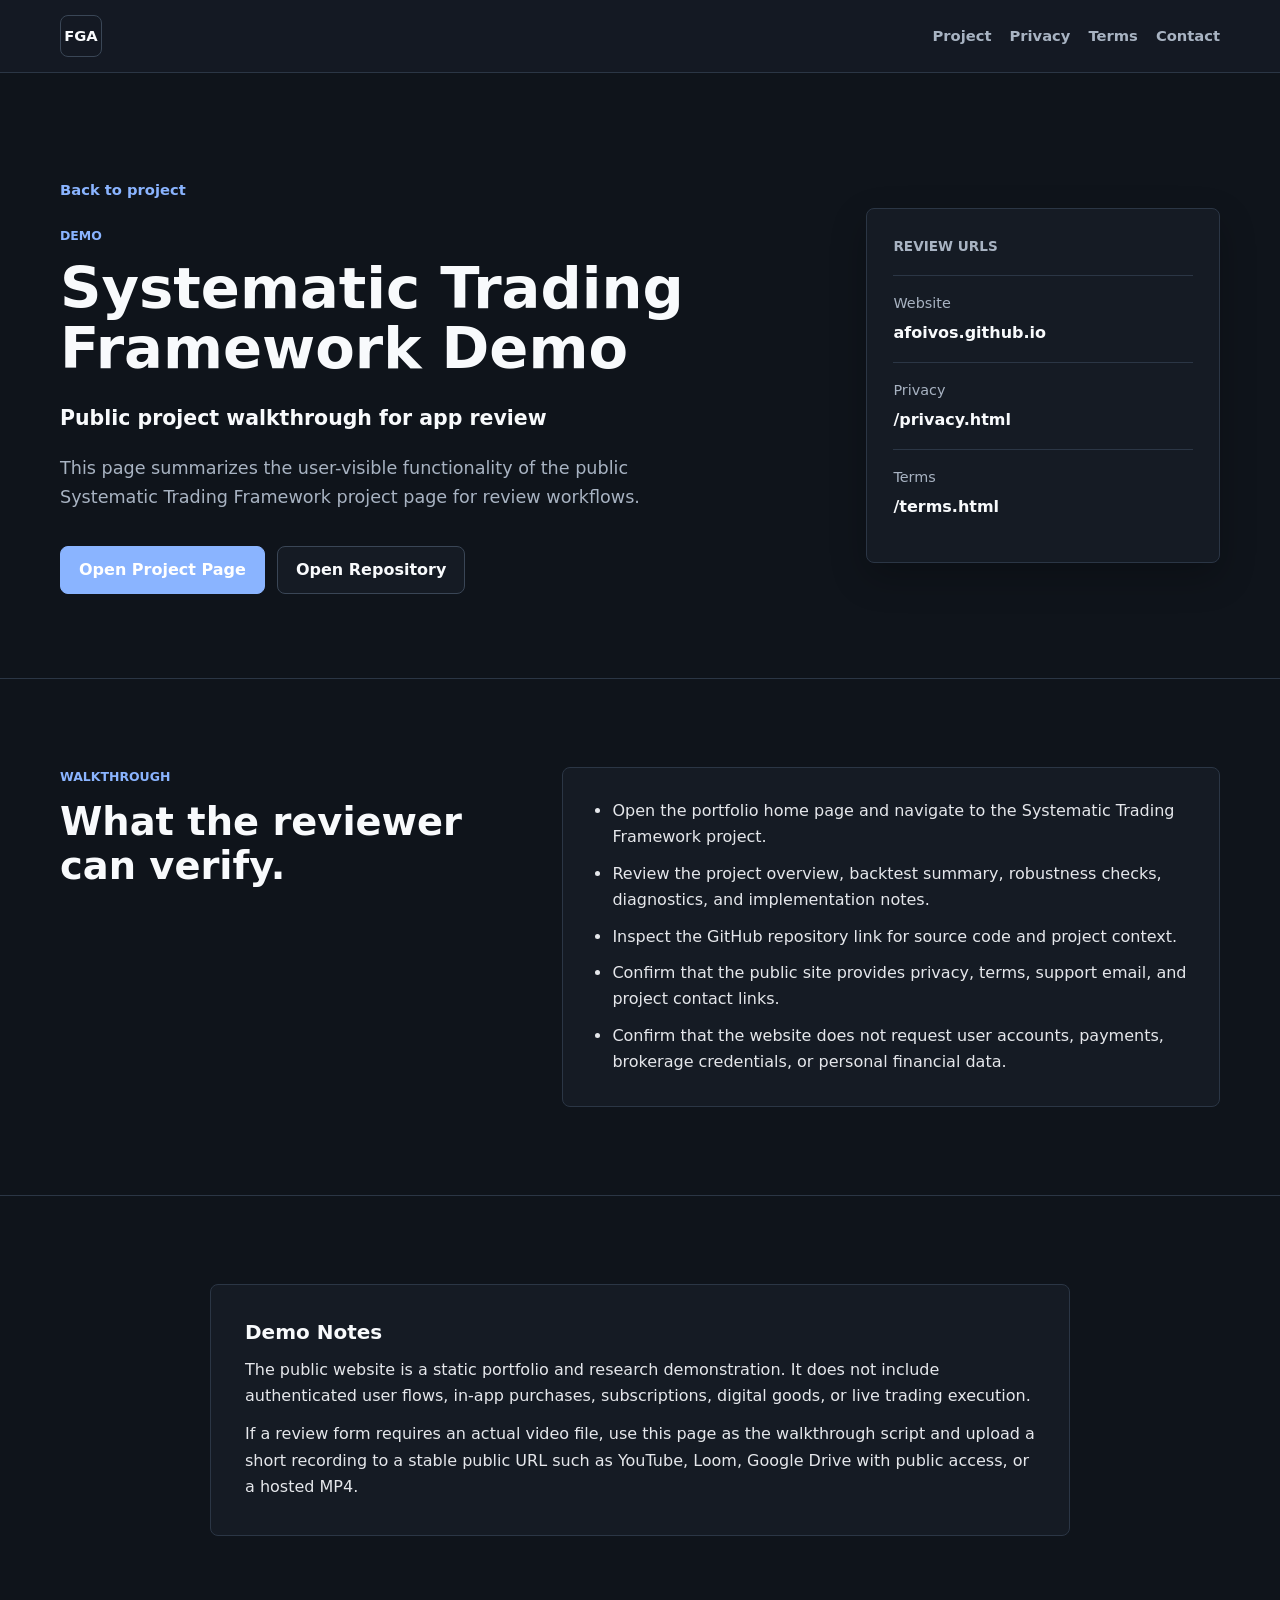
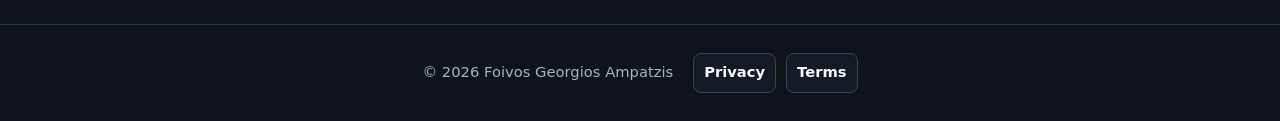
<file: demo.html>
<!DOCTYPE html>
<html lang="en">
  <head>
    <meta charset="UTF-8" />
    <meta name="viewport" content="width=device-width, initial-scale=1.0" />
    <meta
      name="description"
      content="Demo overview for the Systematic Trading Framework project."
    />
    <title>Demo | Systematic Trading Framework</title>
    <link rel="stylesheet" href="style.css" />
    <script src="script.js" defer></script>
  </head>
  <body>
    <header class="site-header">
      <nav class="nav container" aria-label="Demo navigation">
        <a class="nav-logo" href="index.html" aria-label="Back to portfolio home">FGA</a>
        <div class="nav-actions">
          <button class="menu-toggle" type="button" aria-label="Toggle navigation menu" aria-expanded="false" aria-controls="demo-menu">
            <span></span>
            <span></span>
            <span></span>
          </button>
          <div class="nav-links" id="demo-menu">
            <a href="systematic-trading-framework.html">Project</a>
            <a href="privacy.html">Privacy</a>
            <a href="terms.html">Terms</a>
            <a href="mailto:ampatzisfoivos@gmail.com">Contact</a>
          </div>
        </div>
      </nav>
    </header>

    <main id="top">
      <section class="detail-hero section-block" aria-labelledby="demo-title">
        <div class="container detail-hero-grid">
          <div class="reveal">
            <a class="back-link" href="systematic-trading-framework.html">Back to project</a>
            <p class="eyebrow">Demo</p>
            <h1 id="demo-title">Systematic Trading Framework Demo</h1>
            <p class="hero-title">Public project walkthrough for app review</p>
            <p class="hero-tagline">
              This page summarizes the user-visible functionality of the public
              Systematic Trading Framework project page for review workflows.
            </p>
            <div class="hero-actions" aria-label="Demo actions">
              <a class="btn btn-primary" href="systematic-trading-framework.html">Open Project Page</a>
              <a class="btn btn-secondary" href="https://github.com/AFoivos/systematic_trading_framework/tree/main" target="_blank" rel="noreferrer">Open Repository</a>
            </div>
          </div>

          <aside class="hero-panel reveal" aria-label="Demo status">
            <p class="panel-label">Review URLs</p>
            <div class="metric-row">
              <span>Website</span>
              <strong>afoivos.github.io</strong>
            </div>
            <div class="metric-row">
              <span>Privacy</span>
              <strong>/privacy.html</strong>
            </div>
            <div class="metric-row">
              <span>Terms</span>
              <strong>/terms.html</strong>
            </div>
          </aside>
        </div>
      </section>

      <section class="section-block">
        <div class="container two-column reveal">
          <div class="section-heading compact">
            <p class="eyebrow">Walkthrough</p>
            <h2>What the reviewer can verify.</h2>
          </div>
          <div class="text-panel">
            <ul class="info-list">
              <li>Open the portfolio home page and navigate to the Systematic Trading Framework project.</li>
              <li>Review the project overview, backtest summary, robustness checks, diagnostics, and implementation notes.</li>
              <li>Inspect the GitHub repository link for source code and project context.</li>
              <li>Confirm that the public site provides privacy, terms, support email, and project contact links.</li>
              <li>Confirm that the website does not request user accounts, payments, brokerage credentials, or personal financial data.</li>
            </ul>
          </div>
        </div>
      </section>

      <section class="section-block results-section" aria-labelledby="demo-notes-title">
        <div class="container legal-card reveal">
          <h2 id="demo-notes-title">Demo Notes</h2>
          <p>
            The public website is a static portfolio and research demonstration.
            It does not include authenticated user flows, in-app purchases,
            subscriptions, digital goods, or live trading execution.
          </p>
          <p>
            If a review form requires an actual video file, use this page as the
            walkthrough script and upload a short recording to a stable public URL
            such as YouTube, Loom, Google Drive with public access, or a hosted MP4.
          </p>
        </div>
      </section>
    </main>

    <footer class="footer">
      <div class="container footer-inner">
        <p>&copy; 2026 Foivos Georgios Ampatzis</p>
        <div class="footer-links" aria-label="Footer legal links">
          <a href="privacy.html">Privacy</a>
          <a href="terms.html">Terms</a>
        </div>
      </div>
    </footer>
  </body>
</html>
</file>
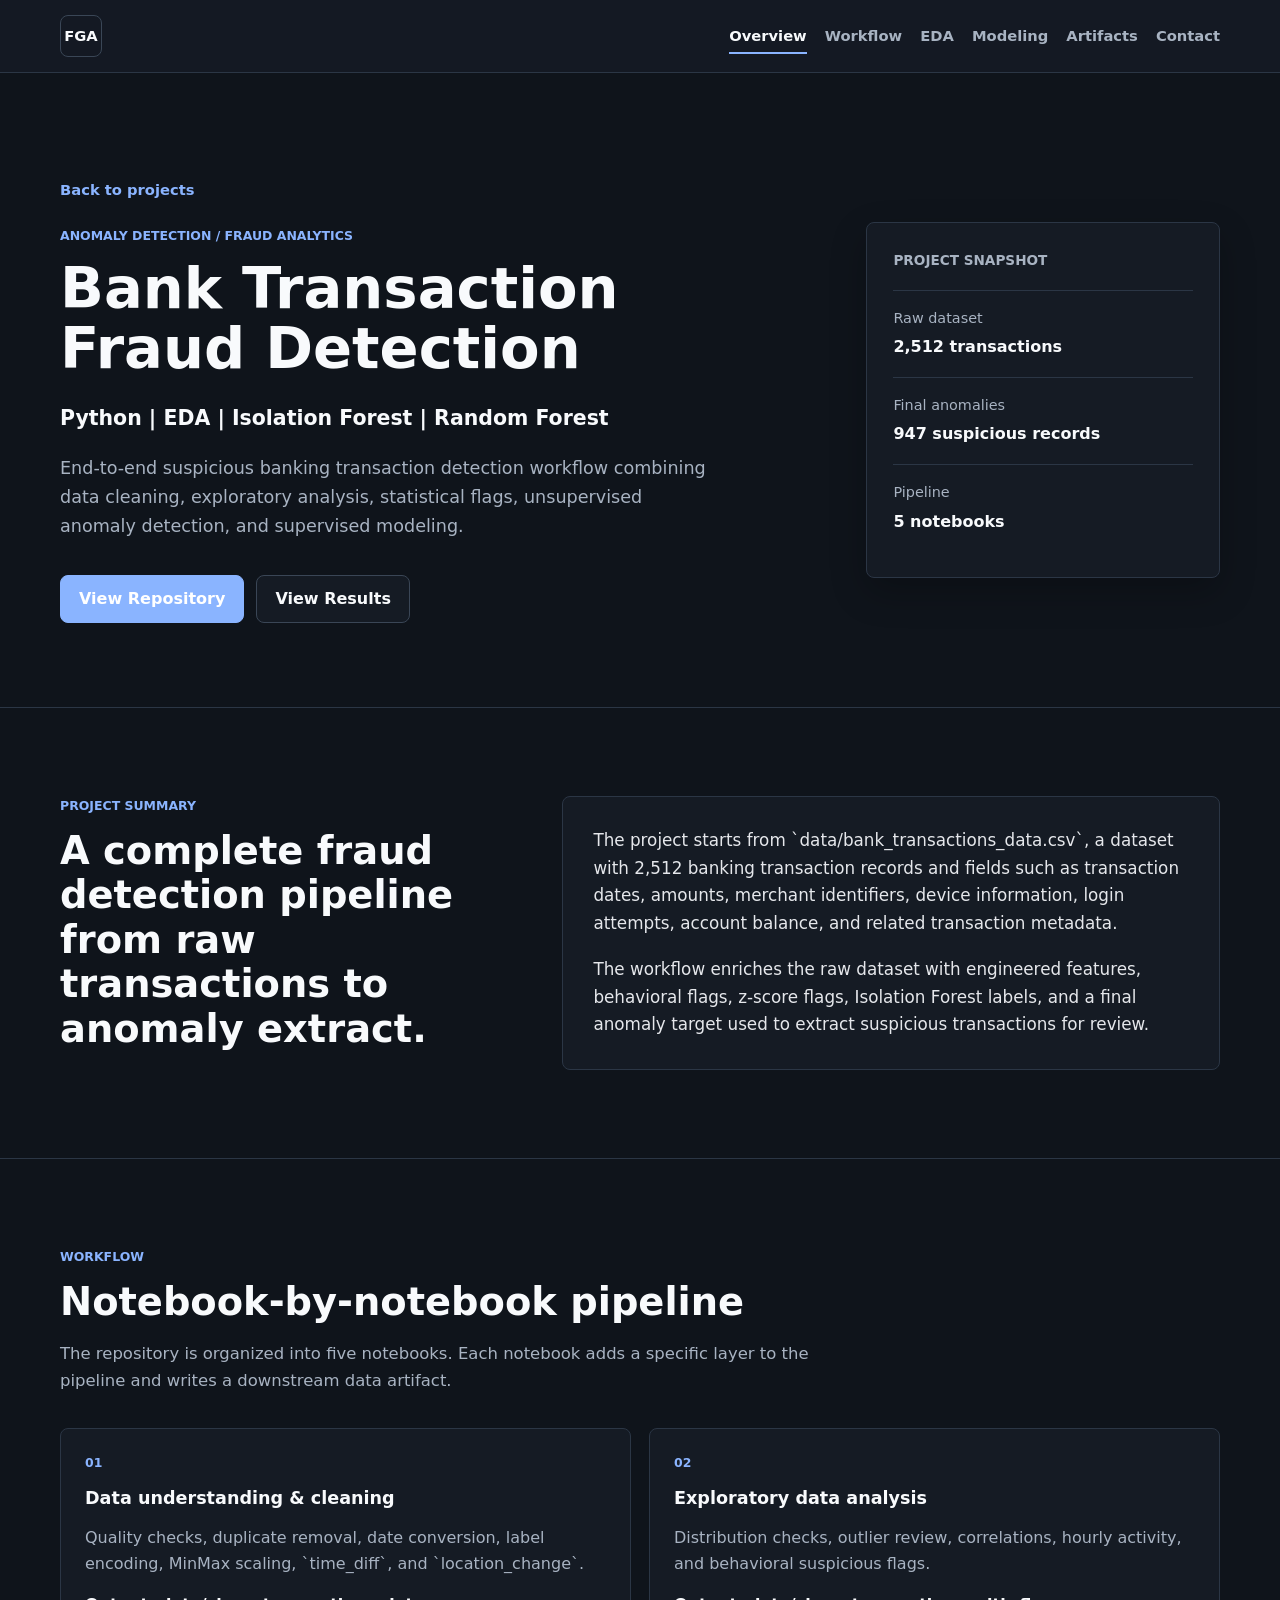
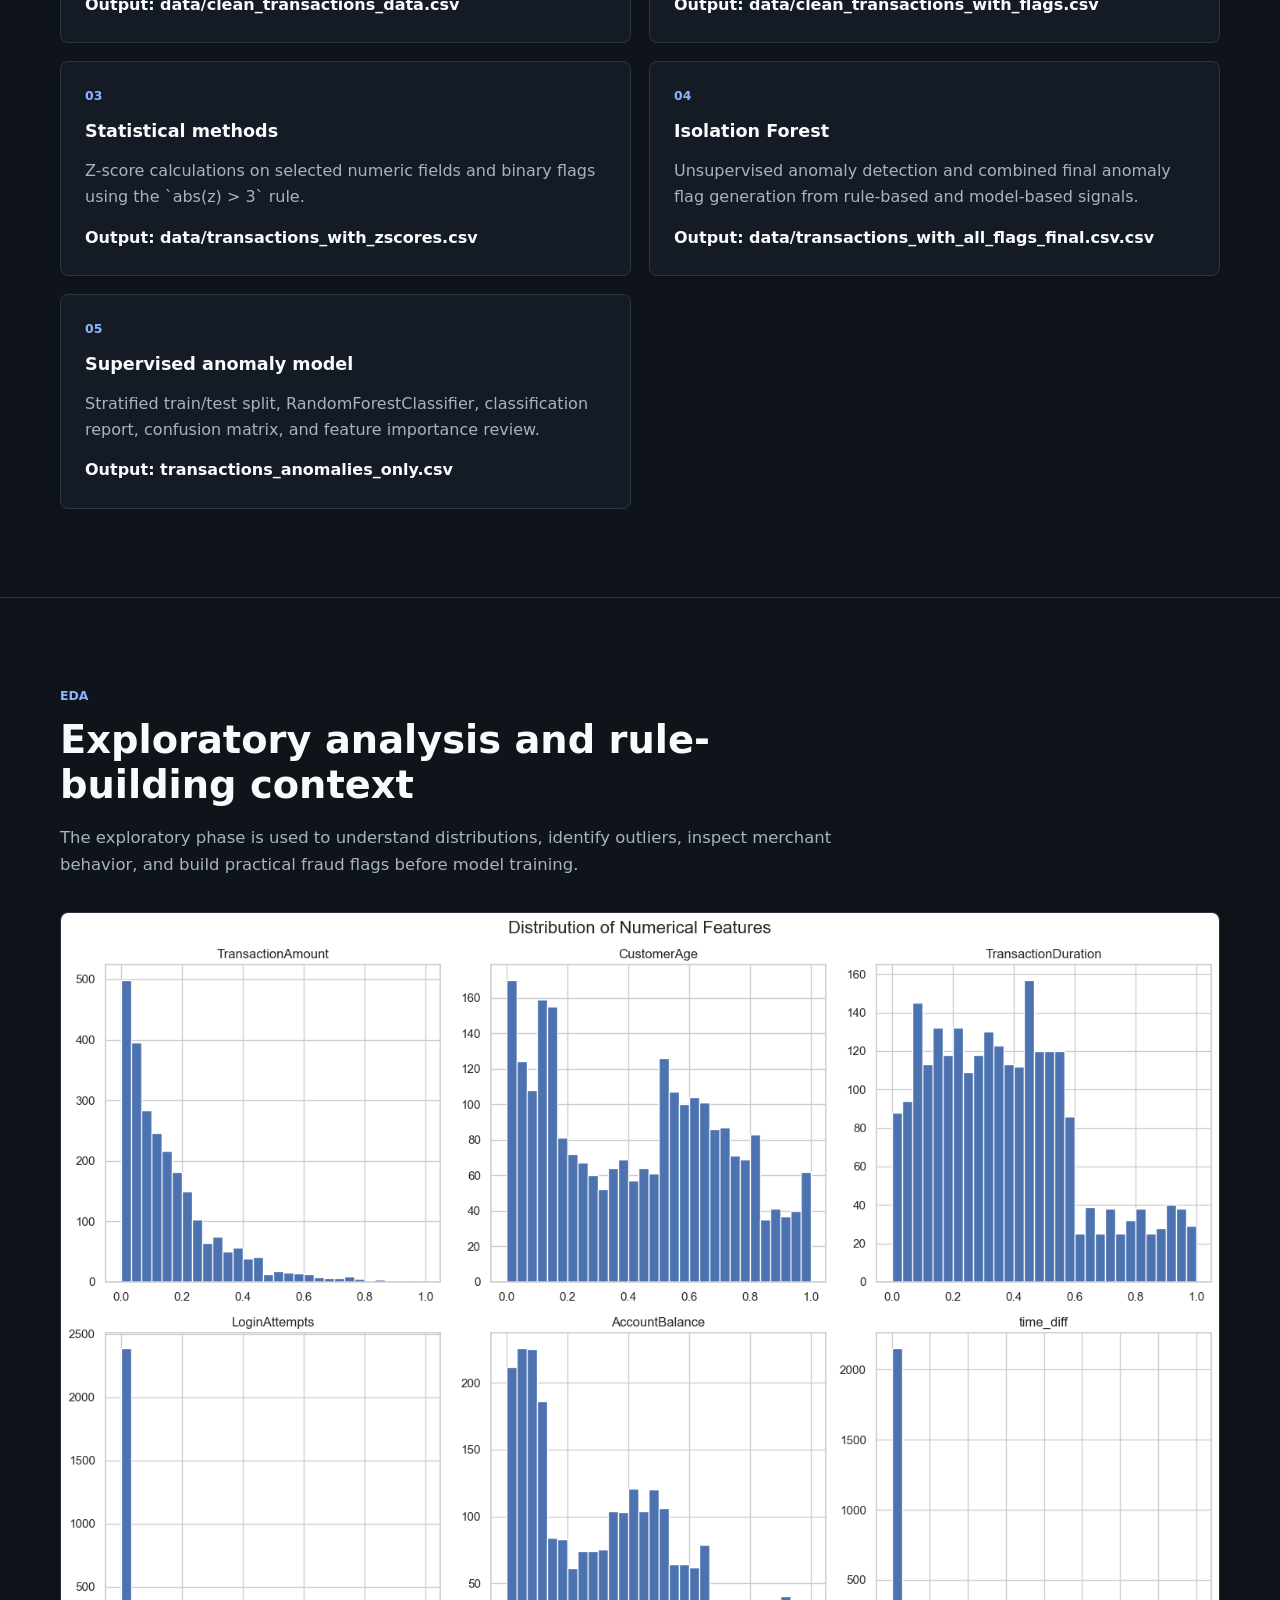
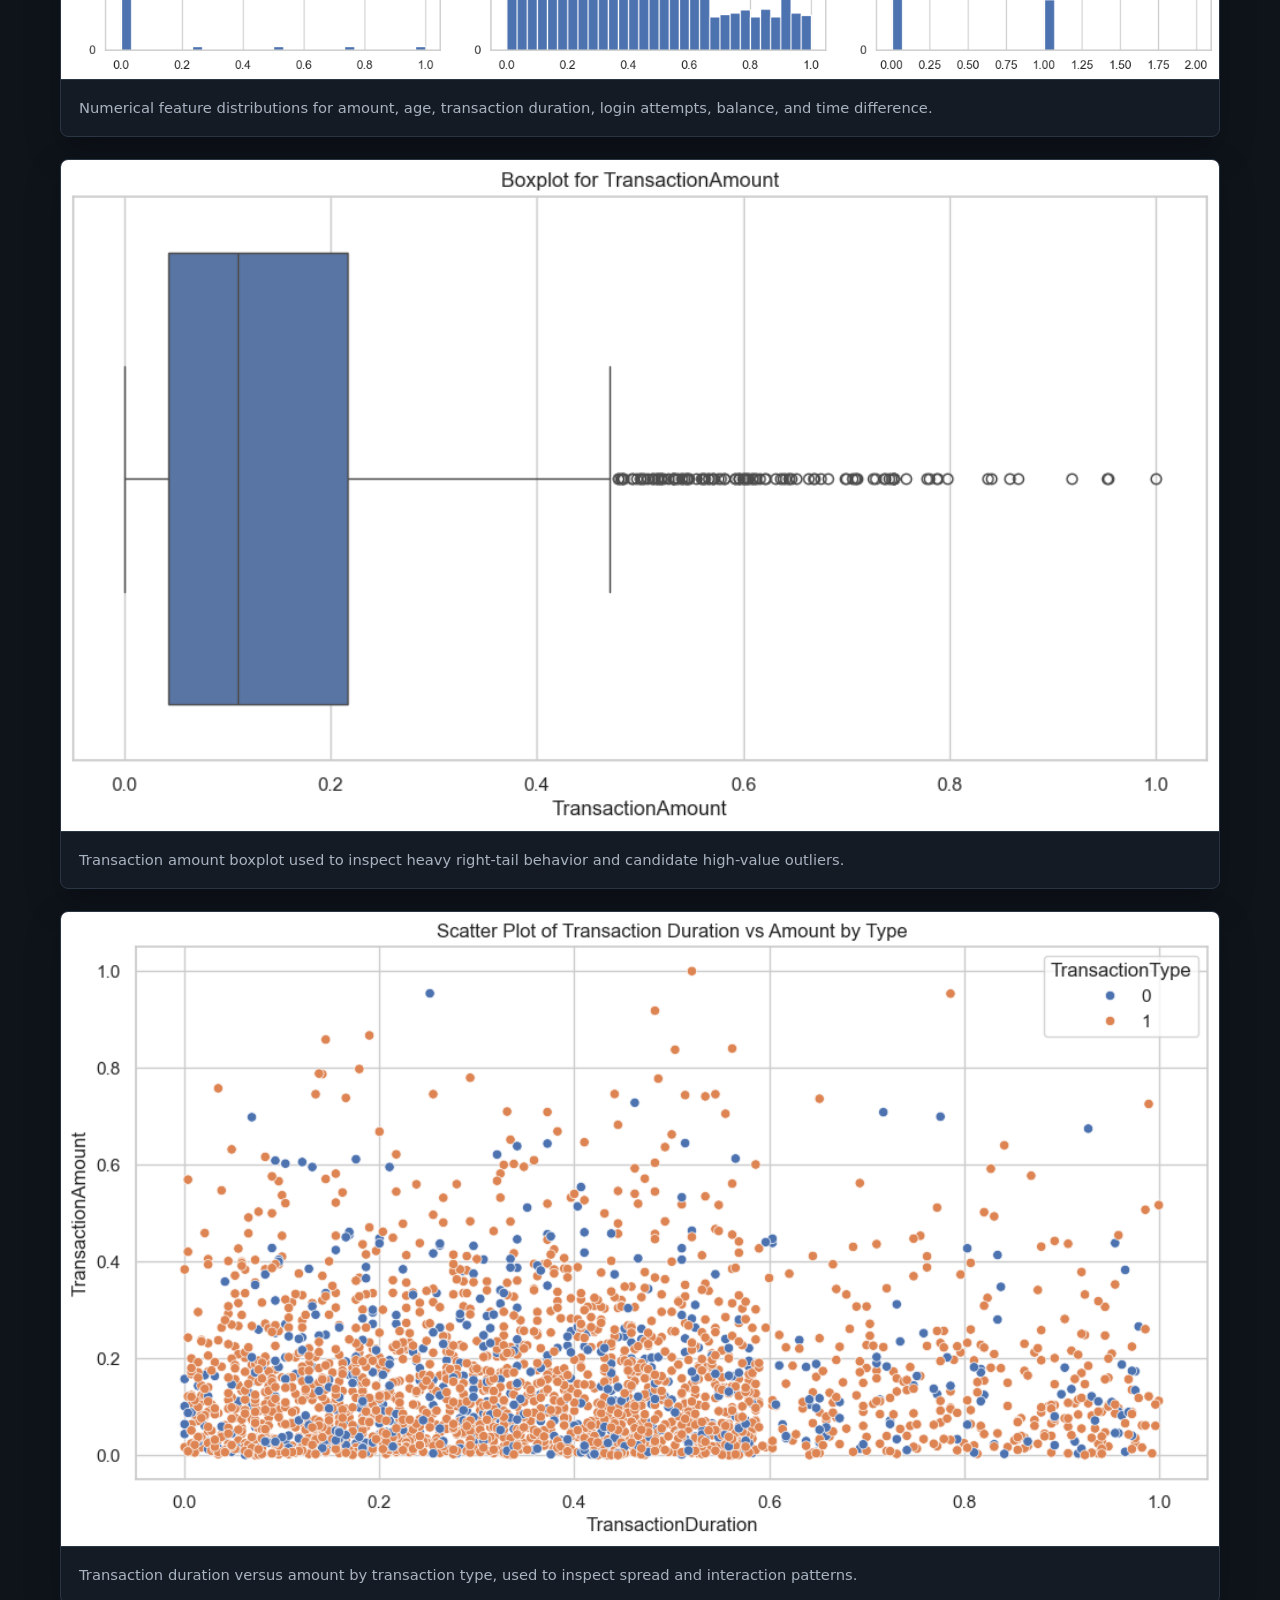
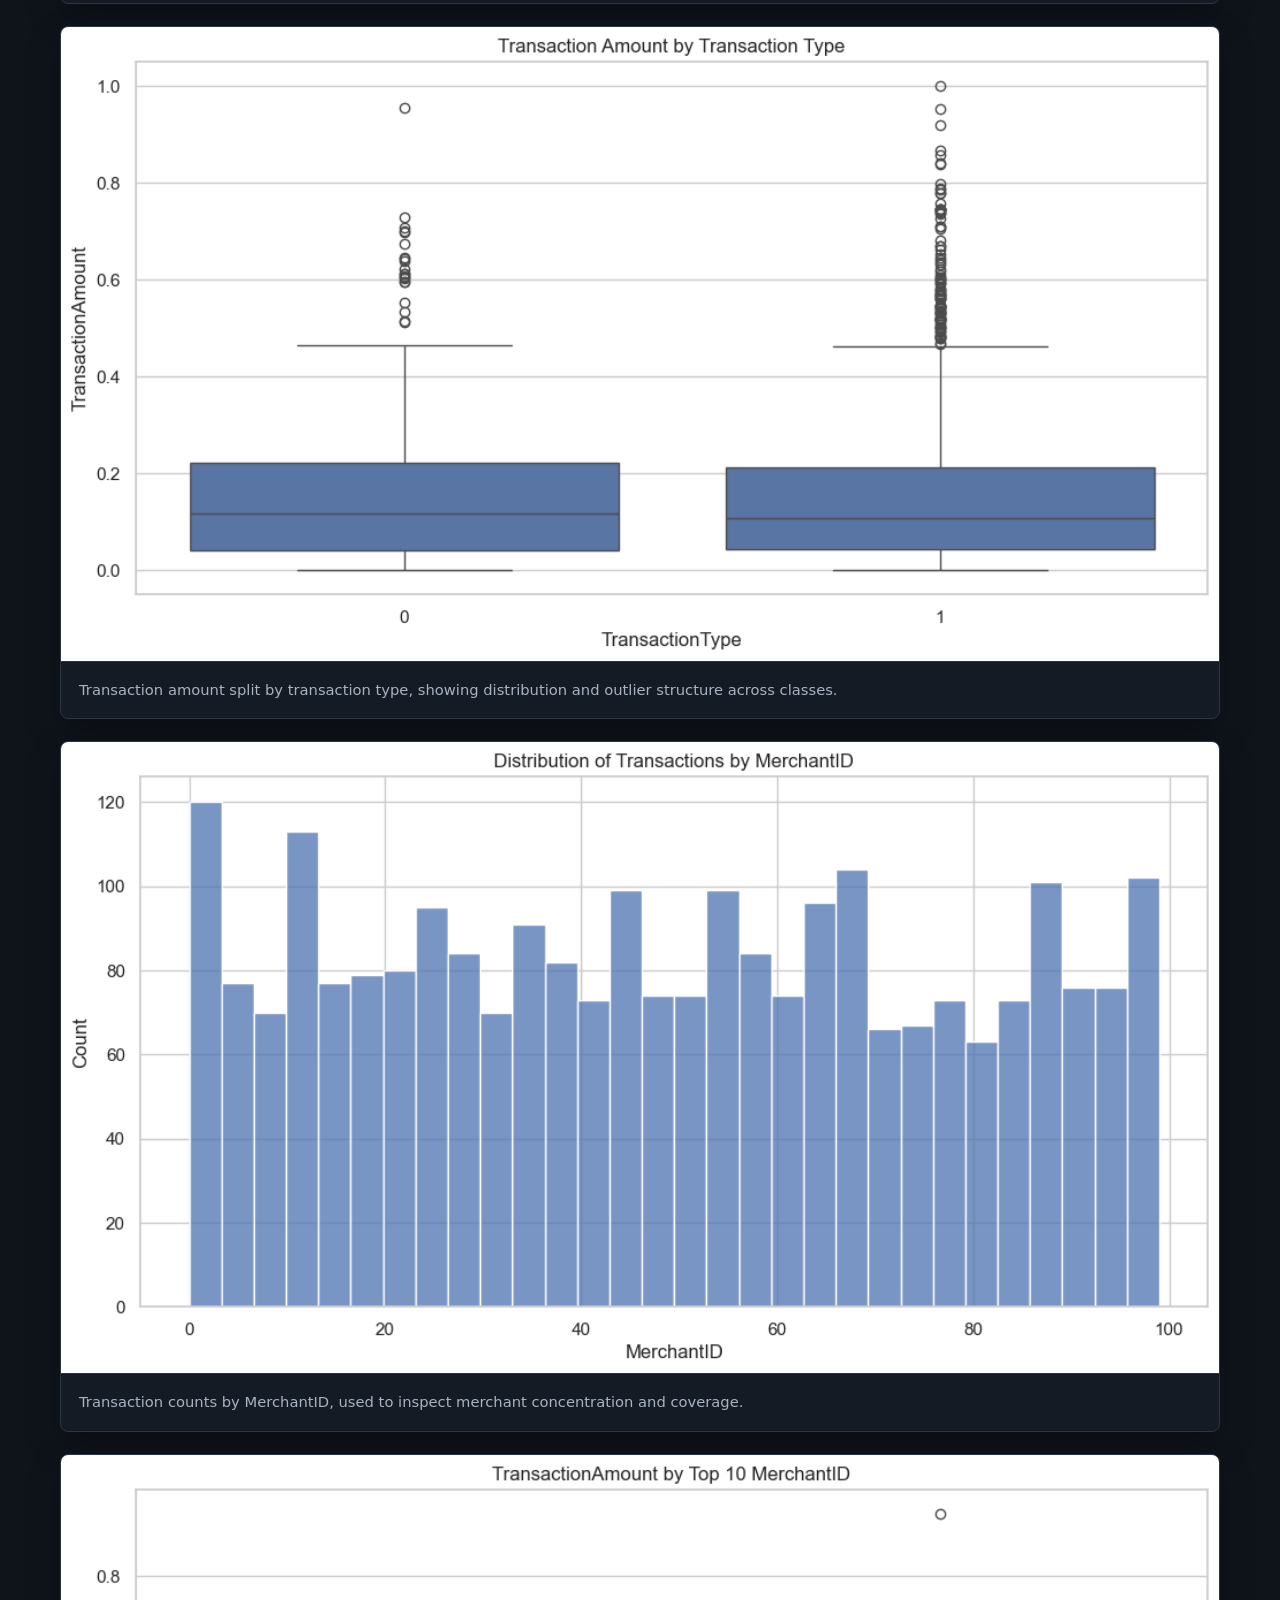
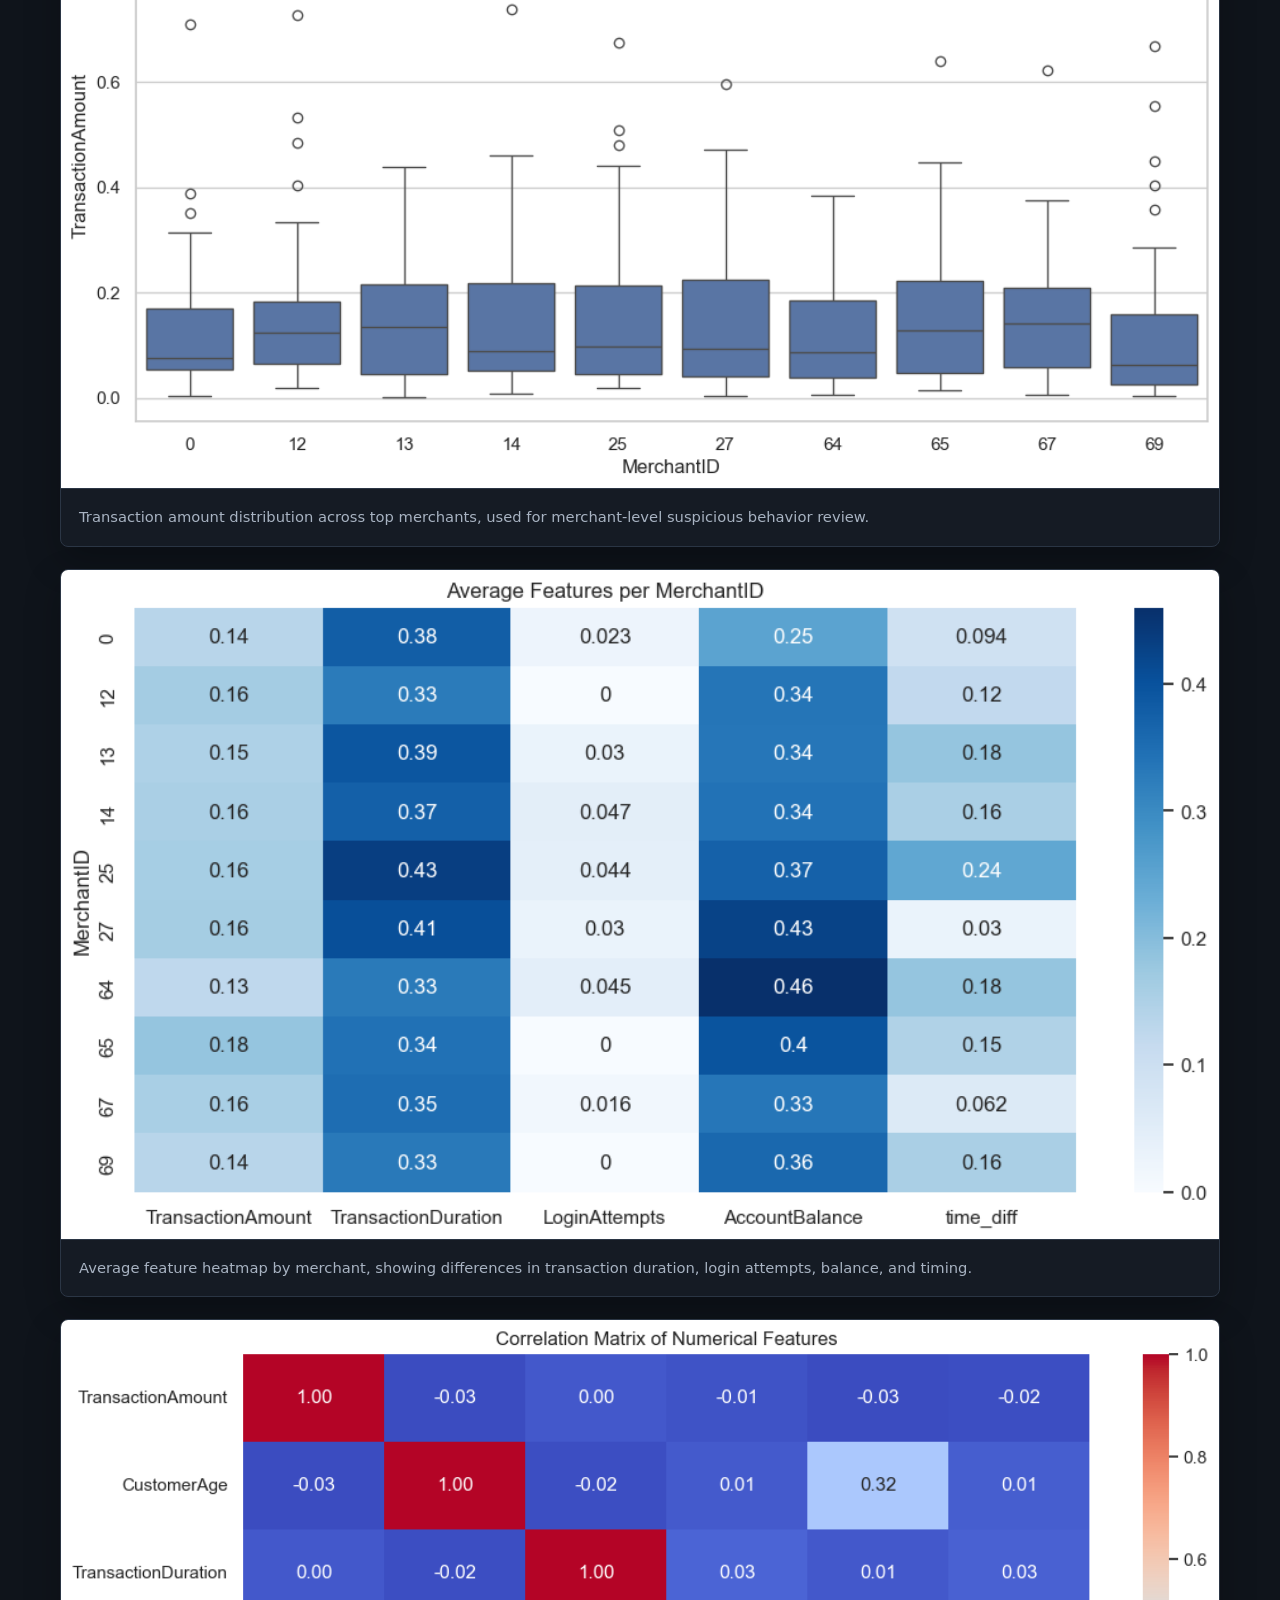
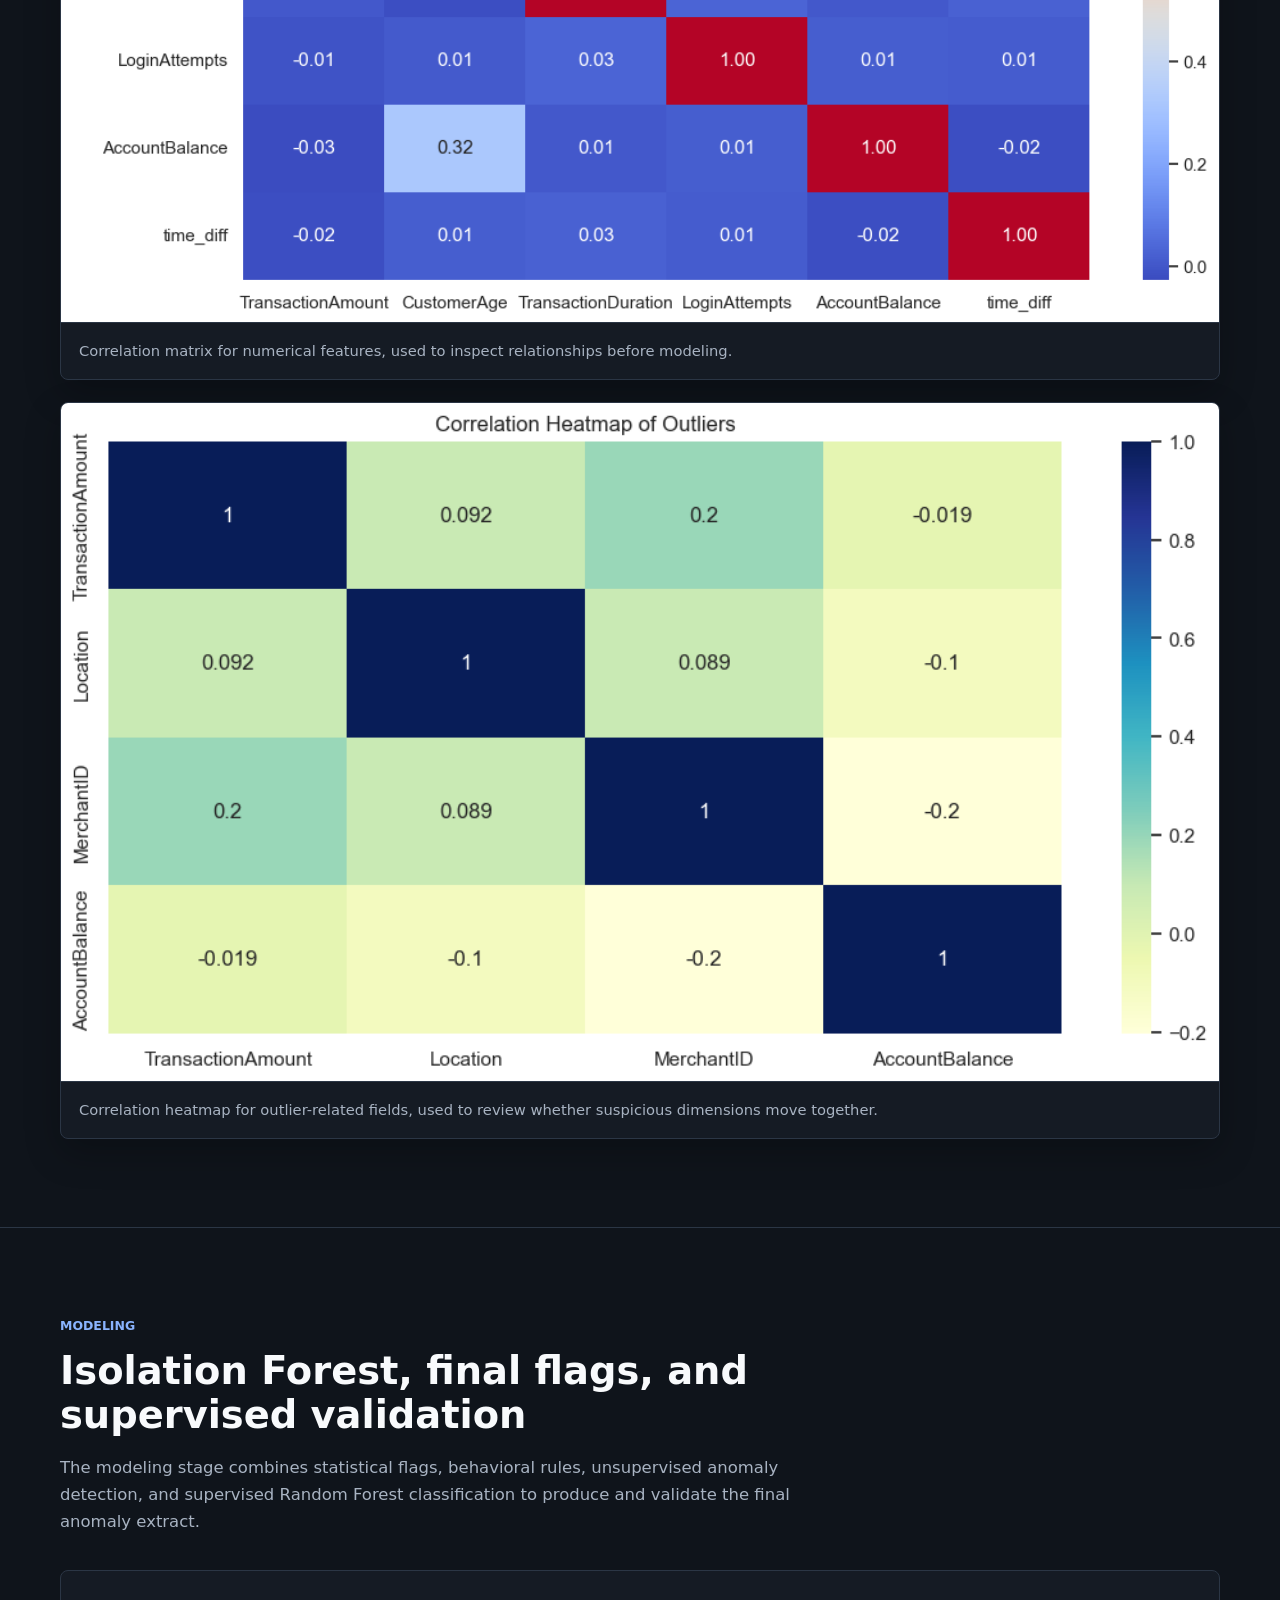
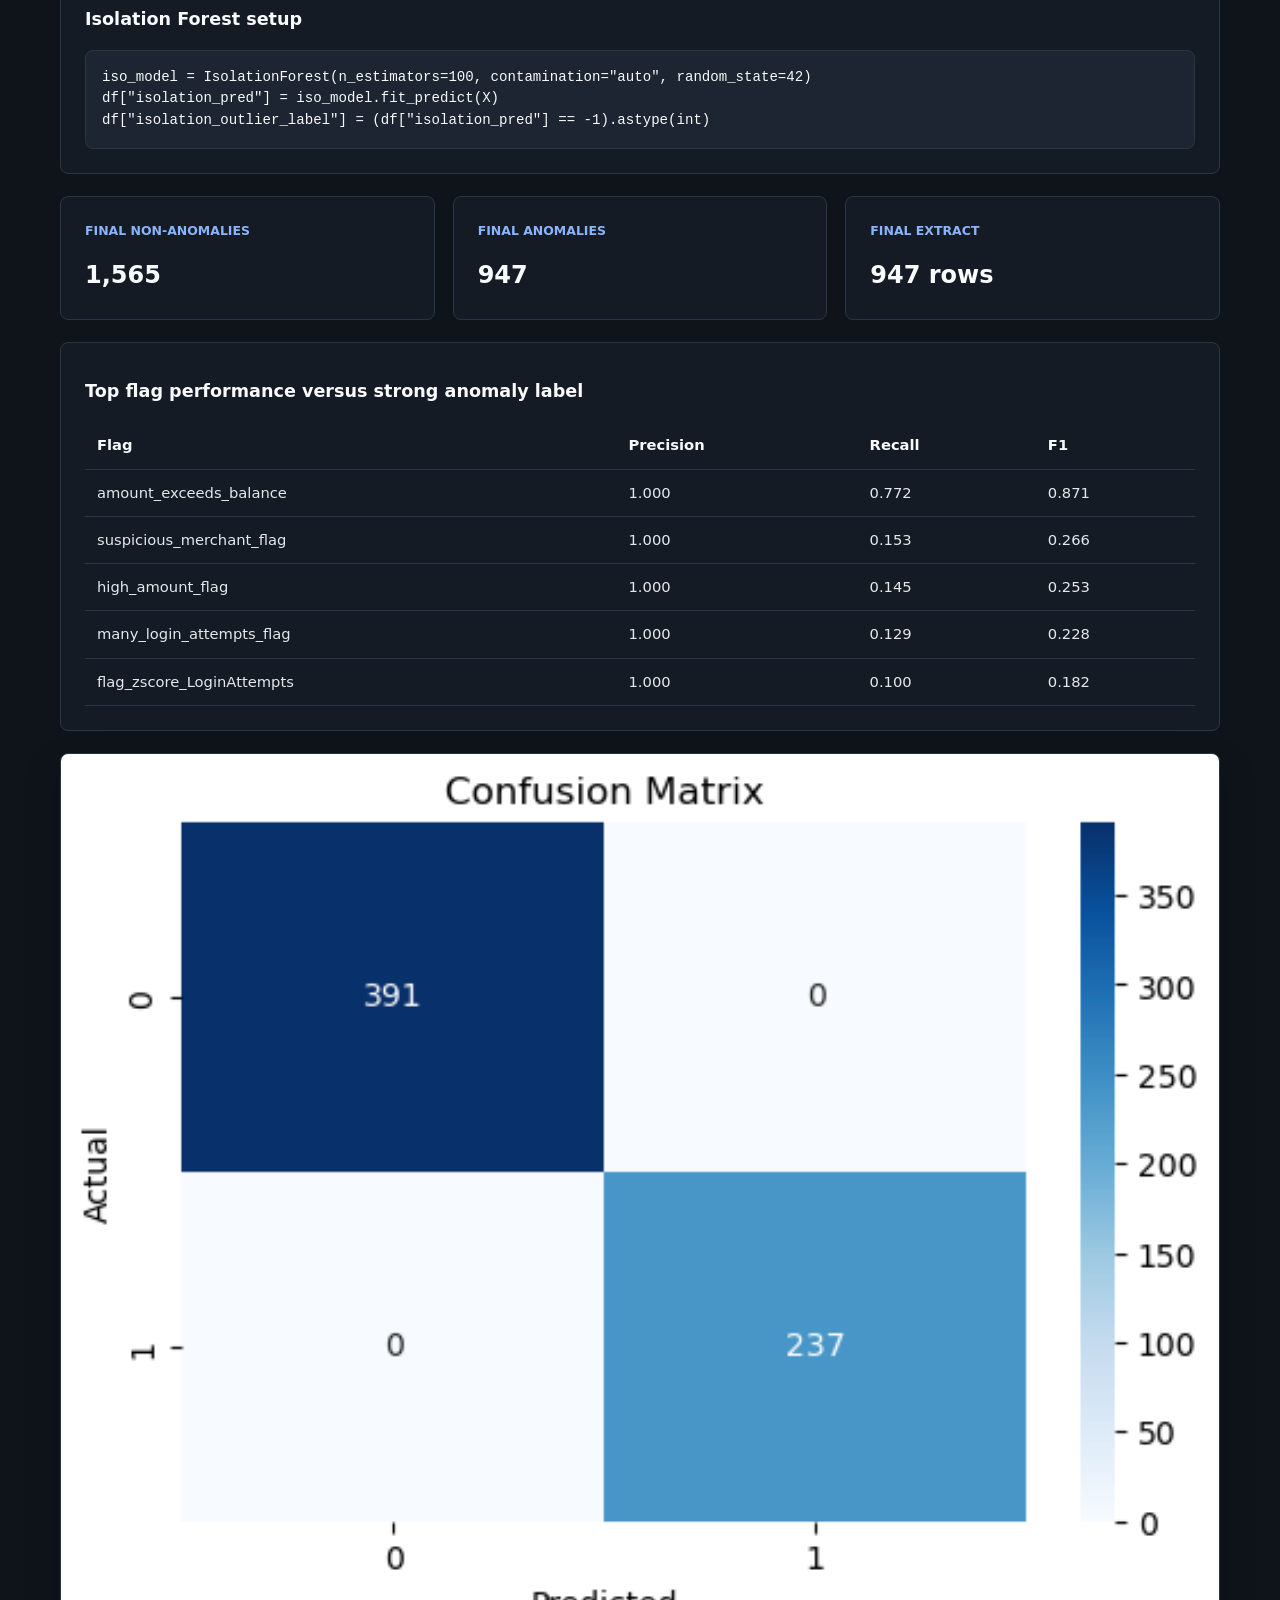
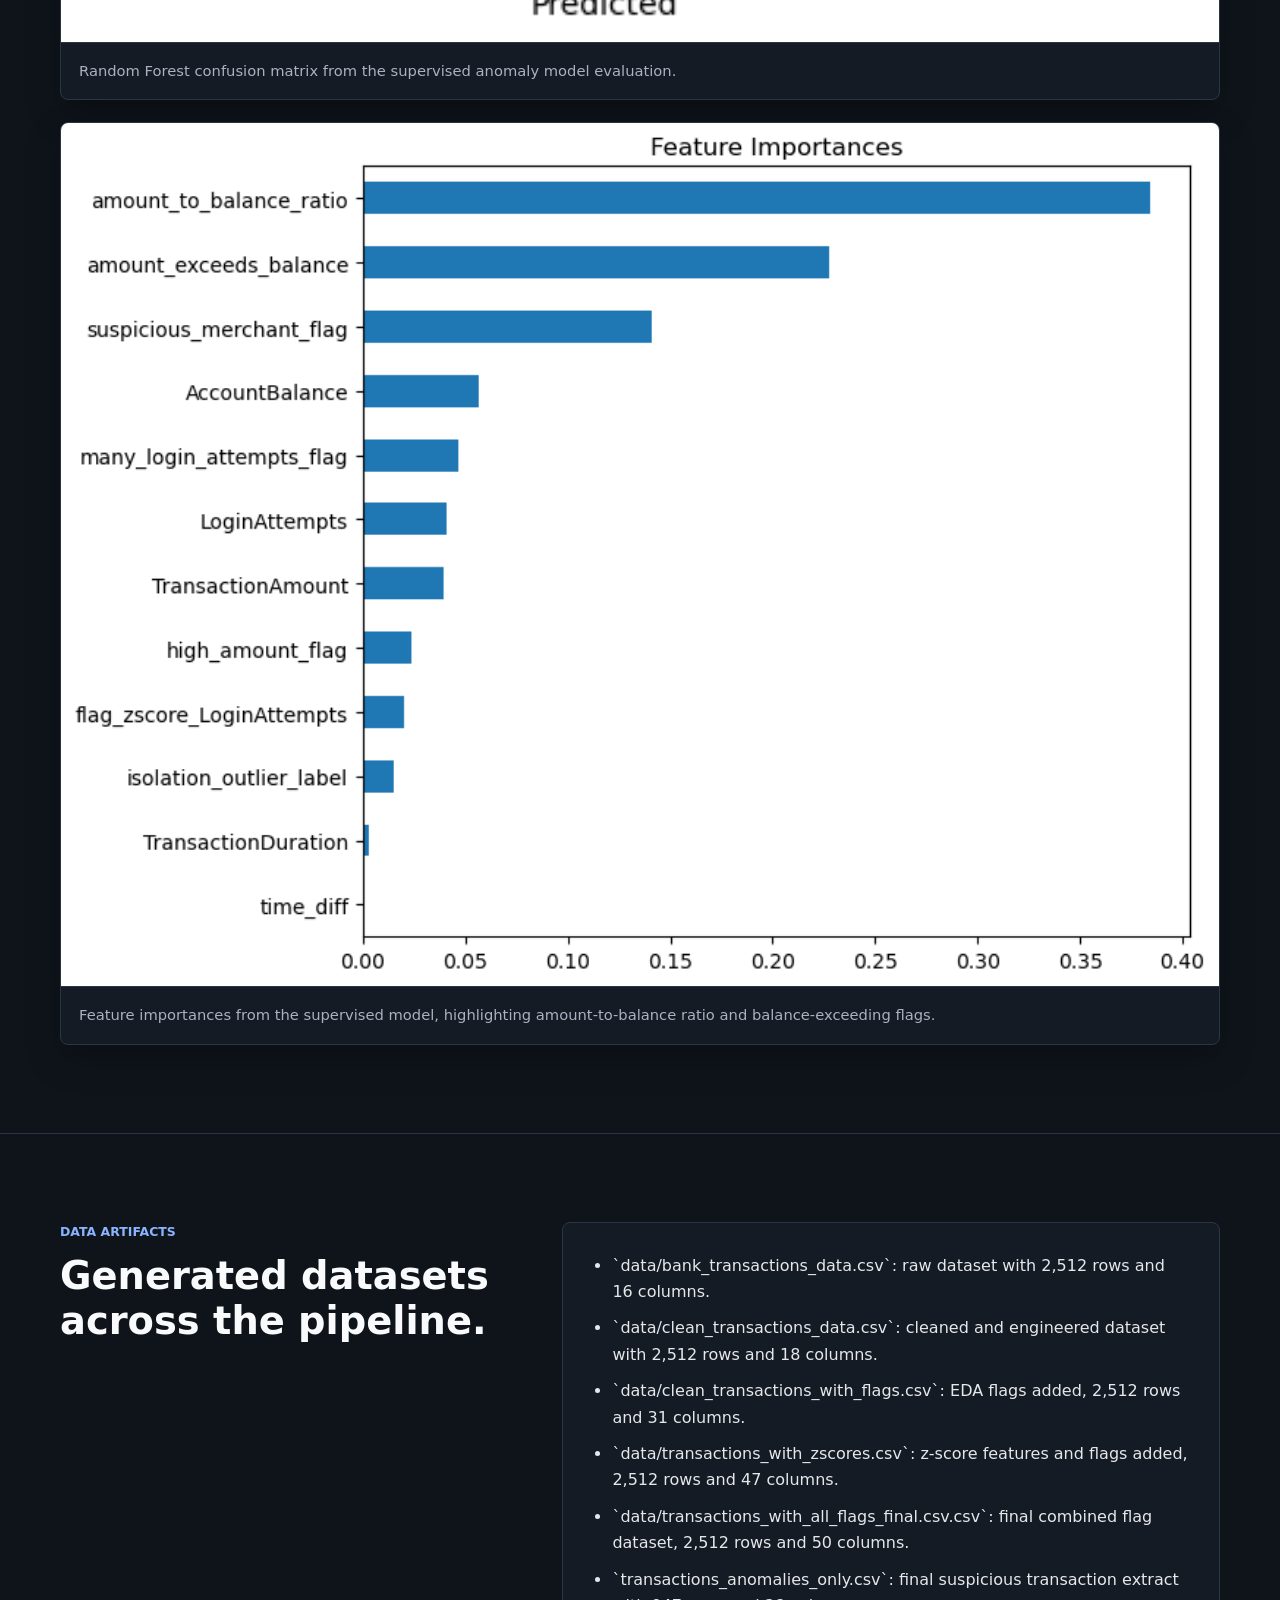
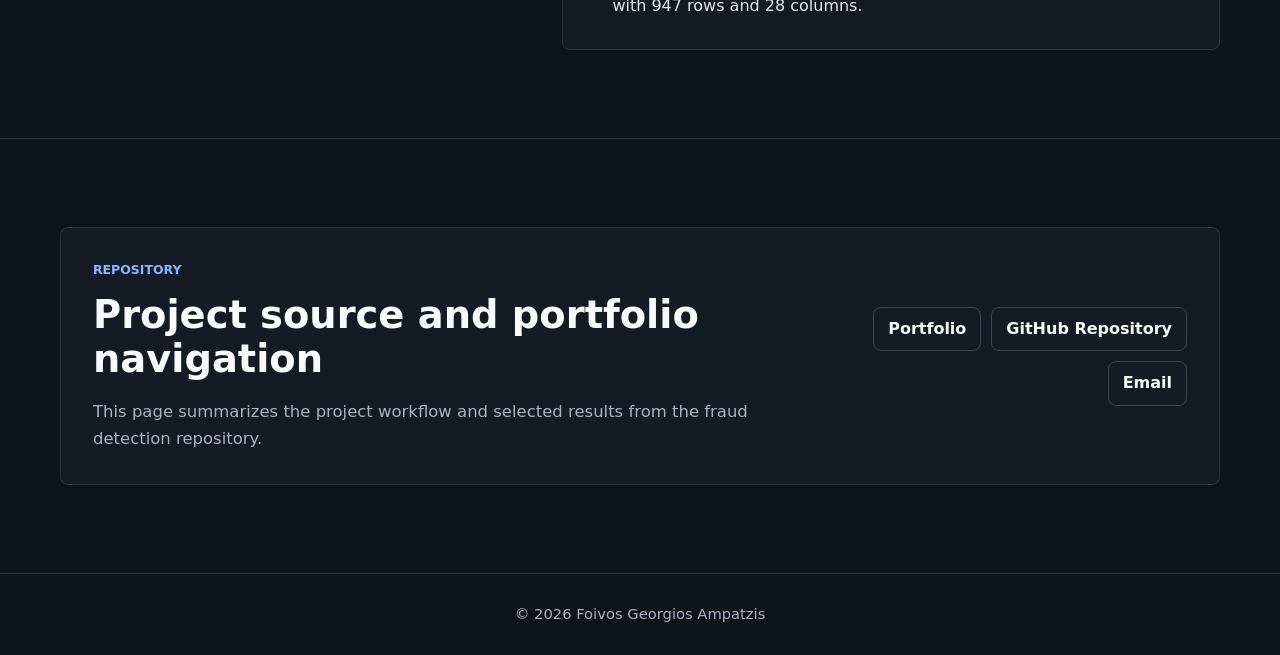
<file: fraud-detection.html>
<!DOCTYPE html>
<html lang="en">
  <head>
    <meta charset="UTF-8" />
    <meta name="viewport" content="width=device-width, initial-scale=1.0" />
    <meta
      name="description"
      content="Fraud Detection project details by Foivos Georgios Ampatzis."
    />
    <title>Fraud Detection | Foivos Georgios Ampatzis</title>
    <link rel="stylesheet" href="style.css" />
    <script src="script.js" defer></script>
  </head>
  <body>
    <header class="site-header">
      <nav class="nav container" aria-label="Project navigation">
        <a class="nav-logo" href="index.html" aria-label="Back to portfolio home">FGA</a>
        <div class="nav-actions">
          <button class="menu-toggle" type="button" aria-label="Toggle navigation menu" aria-expanded="false" aria-controls="fraud-menu">
            <span></span>
            <span></span>
            <span></span>
          </button>
          <div class="nav-links" id="fraud-menu">
            <a href="#overview">Overview</a>
            <a href="#workflow">Workflow</a>
            <a href="#eda">EDA</a>
            <a href="#modeling">Modeling</a>
            <a href="#artifacts">Artifacts</a>
            <a href="#contact">Contact</a>
          </div>
        </div>
      </nav>
    </header>

    <main id="top">
      <section class="detail-hero section-block" id="overview" aria-labelledby="project-title">
        <div class="container detail-hero-grid">
          <div class="reveal">
            <a class="back-link" href="index.html#projects">Back to projects</a>
            <p class="eyebrow">Anomaly Detection / Fraud Analytics</p>
            <h1 id="project-title">Bank Transaction Fraud Detection</h1>
            <p class="hero-title">Python | EDA | Isolation Forest | Random Forest</p>
            <p class="hero-tagline">
              End-to-end suspicious banking transaction detection workflow combining
              data cleaning, exploratory analysis, statistical flags, unsupervised
              anomaly detection, and supervised modeling.
            </p>
            <div class="hero-actions" aria-label="Project actions">
              <a class="btn btn-primary" href="https://github.com/AFoivos/Fraud-Detection/tree/main" target="_blank" rel="noreferrer">View Repository</a>
              <a class="btn btn-secondary" href="#modeling">View Results</a>
            </div>
          </div>

          <aside class="hero-panel reveal" aria-label="Project snapshot">
            <p class="panel-label">Project Snapshot</p>
            <div class="metric-row">
              <span>Raw dataset</span>
              <strong>2,512 transactions</strong>
            </div>
            <div class="metric-row">
              <span>Final anomalies</span>
              <strong>947 suspicious records</strong>
            </div>
            <div class="metric-row">
              <span>Pipeline</span>
              <strong>5 notebooks</strong>
            </div>
          </aside>
        </div>
      </section>

      <section class="section-block" aria-labelledby="summary-title">
        <div class="container two-column reveal">
          <div class="section-heading compact">
            <p class="eyebrow">Project Summary</p>
            <h2 id="summary-title">A complete fraud detection pipeline from raw transactions to anomaly extract.</h2>
          </div>
          <div class="text-panel">
            <p>
              The project starts from `data/bank_transactions_data.csv`, a dataset
              with 2,512 banking transaction records and fields such as transaction
              dates, amounts, merchant identifiers, device information, login
              attempts, account balance, and related transaction metadata.
            </p>
            <p>
              The workflow enriches the raw dataset with engineered features,
              behavioral flags, z-score flags, Isolation Forest labels, and a final
              anomaly target used to extract suspicious transactions for review.
            </p>
          </div>
        </div>
      </section>

      <section class="section-block results-section" id="workflow" aria-labelledby="workflow-title">
        <div class="container">
          <div class="section-heading reveal">
            <p class="eyebrow">Workflow</p>
            <h2 id="workflow-title">Notebook-by-notebook pipeline</h2>
            <p>
              The repository is organized into five notebooks. Each notebook adds a
              specific layer to the pipeline and writes a downstream data artifact.
            </p>
          </div>

          <div class="process-grid">
            <article class="process-card reveal">
              <span>01</span>
              <h3>Data understanding &amp; cleaning</h3>
              <p>Quality checks, duplicate removal, date conversion, label encoding, MinMax scaling, `time_diff`, and `location_change`.</p>
              <strong>Output: data/clean_transactions_data.csv</strong>
            </article>
            <article class="process-card reveal">
              <span>02</span>
              <h3>Exploratory data analysis</h3>
              <p>Distribution checks, outlier review, correlations, hourly activity, and behavioral suspicious flags.</p>
              <strong>Output: data/clean_transactions_with_flags.csv</strong>
            </article>
            <article class="process-card reveal">
              <span>03</span>
              <h3>Statistical methods</h3>
              <p>Z-score calculations on selected numeric fields and binary flags using the `abs(z) > 3` rule.</p>
              <strong>Output: data/transactions_with_zscores.csv</strong>
            </article>
            <article class="process-card reveal">
              <span>04</span>
              <h3>Isolation Forest</h3>
              <p>Unsupervised anomaly detection and combined final anomaly flag generation from rule-based and model-based signals.</p>
              <strong>Output: data/transactions_with_all_flags_final.csv.csv</strong>
            </article>
            <article class="process-card reveal">
              <span>05</span>
              <h3>Supervised anomaly model</h3>
              <p>Stratified train/test split, RandomForestClassifier, classification report, confusion matrix, and feature importance review.</p>
              <strong>Output: transactions_anomalies_only.csv</strong>
            </article>
          </div>
        </div>
      </section>

      <section class="section-block" id="eda" aria-labelledby="eda-title">
        <div class="container">
          <div class="section-heading reveal">
            <p class="eyebrow">EDA</p>
            <h2 id="eda-title">Exploratory analysis and rule-building context</h2>
            <p>
              The exploratory phase is used to understand distributions, identify
              outliers, inspect merchant behavior, and build practical fraud flags
              before model training.
            </p>
          </div>

          <div class="chart-grid">
            <figure class="chart-card chart-card-wide reveal">
              <img src="assets/fraud-detection/numerical_feature_distributions.png" alt="Distribution of numerical features" />
              <figcaption>Numerical feature distributions for amount, age, transaction duration, login attempts, balance, and time difference.</figcaption>
            </figure>

            <figure class="chart-card reveal">
              <img src="assets/fraud-detection/transaction_amount_boxplot.png" alt="Transaction amount boxplot" />
              <figcaption>Transaction amount boxplot used to inspect heavy right-tail behavior and candidate high-value outliers.</figcaption>
            </figure>

            <figure class="chart-card reveal">
              <img src="assets/fraud-detection/duration_amount_scatter.png" alt="Scatter plot of transaction duration versus amount by type" />
              <figcaption>Transaction duration versus amount by transaction type, used to inspect spread and interaction patterns.</figcaption>
            </figure>

            <figure class="chart-card reveal">
              <img src="assets/fraud-detection/transaction_type_amount_boxplot.png" alt="Transaction amount by transaction type" />
              <figcaption>Transaction amount split by transaction type, showing distribution and outlier structure across classes.</figcaption>
            </figure>

            <figure class="chart-card reveal">
              <img src="assets/fraud-detection/merchant_distribution.png" alt="Distribution of transactions by merchant ID" />
              <figcaption>Transaction counts by MerchantID, used to inspect merchant concentration and coverage.</figcaption>
            </figure>

            <figure class="chart-card reveal">
              <img src="assets/fraud-detection/merchant_transaction_amount_boxplot.png" alt="Transaction amount by top merchant ID" />
              <figcaption>Transaction amount distribution across top merchants, used for merchant-level suspicious behavior review.</figcaption>
            </figure>

            <figure class="chart-card reveal">
              <img src="assets/fraud-detection/merchant_average_features_heatmap.png" alt="Average features per merchant ID heatmap" />
              <figcaption>Average feature heatmap by merchant, showing differences in transaction duration, login attempts, balance, and timing.</figcaption>
            </figure>

            <figure class="chart-card reveal">
              <img src="assets/fraud-detection/numerical_correlation_matrix.png" alt="Correlation matrix of numerical features" />
              <figcaption>Correlation matrix for numerical features, used to inspect relationships before modeling.</figcaption>
            </figure>

            <figure class="chart-card reveal">
              <img src="assets/fraud-detection/outlier_correlation_heatmap.png" alt="Correlation heatmap of outlier-related fields" />
              <figcaption>Correlation heatmap for outlier-related fields, used to review whether suspicious dimensions move together.</figcaption>
            </figure>
          </div>
        </div>
      </section>

      <section class="section-block results-section" id="modeling" aria-labelledby="modeling-title">
        <div class="container">
          <div class="section-heading reveal">
            <p class="eyebrow">Modeling</p>
            <h2 id="modeling-title">Isolation Forest, final flags, and supervised validation</h2>
            <p>
              The modeling stage combines statistical flags, behavioral rules,
              unsupervised anomaly detection, and supervised Random Forest
              classification to produce and validate the final anomaly extract.
            </p>
          </div>

          <div class="code-card reveal">
            <h3>Isolation Forest setup</h3>
            <pre><code>iso_model = IsolationForest(n_estimators=100, contamination="auto", random_state=42)
df["isolation_pred"] = iso_model.fit_predict(X)
df["isolation_outlier_label"] = (df["isolation_pred"] == -1).astype(int)</code></pre>
          </div>

          <div class="metrics-grid">
            <article class="metric-card reveal">
              <span>Final non-anomalies</span>
              <strong>1,565</strong>
            </article>
            <article class="metric-card reveal">
              <span>Final anomalies</span>
              <strong>947</strong>
            </article>
            <article class="metric-card reveal">
              <span>Final extract</span>
              <strong>947 rows</strong>
            </article>
          </div>

          <div class="table-card reveal">
            <h3>Top flag performance versus strong anomaly label</h3>
            <div class="table-wrap">
              <table>
                <thead>
                  <tr>
                    <th>Flag</th>
                    <th>Precision</th>
                    <th>Recall</th>
                    <th>F1</th>
                  </tr>
                </thead>
                <tbody>
                  <tr>
                    <td>amount_exceeds_balance</td>
                    <td>1.000</td>
                    <td>0.772</td>
                    <td>0.871</td>
                  </tr>
                  <tr>
                    <td>suspicious_merchant_flag</td>
                    <td>1.000</td>
                    <td>0.153</td>
                    <td>0.266</td>
                  </tr>
                  <tr>
                    <td>high_amount_flag</td>
                    <td>1.000</td>
                    <td>0.145</td>
                    <td>0.253</td>
                  </tr>
                  <tr>
                    <td>many_login_attempts_flag</td>
                    <td>1.000</td>
                    <td>0.129</td>
                    <td>0.228</td>
                  </tr>
                  <tr>
                    <td>flag_zscore_LoginAttempts</td>
                    <td>1.000</td>
                    <td>0.100</td>
                    <td>0.182</td>
                  </tr>
                </tbody>
              </table>
            </div>
          </div>

          <div class="chart-grid">
            <figure class="chart-card reveal">
              <img src="assets/fraud-detection/confusion_matrix.png" alt="Random Forest confusion matrix" />
              <figcaption>Random Forest confusion matrix from the supervised anomaly model evaluation.</figcaption>
            </figure>

            <figure class="chart-card reveal">
              <img src="assets/fraud-detection/feature_importances.png" alt="Random Forest feature importances" />
              <figcaption>Feature importances from the supervised model, highlighting amount-to-balance ratio and balance-exceeding flags.</figcaption>
            </figure>
          </div>
        </div>
      </section>

      <section class="section-block" id="artifacts" aria-labelledby="artifacts-title">
        <div class="container two-column reveal">
          <div class="section-heading compact">
            <p class="eyebrow">Data Artifacts</p>
            <h2 id="artifacts-title">Generated datasets across the pipeline.</h2>
          </div>
          <div class="text-panel">
            <ul class="info-list">
              <li>`data/bank_transactions_data.csv`: raw dataset with 2,512 rows and 16 columns.</li>
              <li>`data/clean_transactions_data.csv`: cleaned and engineered dataset with 2,512 rows and 18 columns.</li>
              <li>`data/clean_transactions_with_flags.csv`: EDA flags added, 2,512 rows and 31 columns.</li>
              <li>`data/transactions_with_zscores.csv`: z-score features and flags added, 2,512 rows and 47 columns.</li>
              <li>`data/transactions_with_all_flags_final.csv.csv`: final combined flag dataset, 2,512 rows and 50 columns.</li>
              <li>`transactions_anomalies_only.csv`: final suspicious transaction extract with 947 rows and 28 columns.</li>
            </ul>
          </div>
        </div>
      </section>

      <section class="section-block contact-section" id="contact" aria-labelledby="contact-title">
        <div class="container contact-panel reveal">
          <div class="section-heading compact">
            <p class="eyebrow">Repository</p>
            <h2 id="contact-title">Project source and portfolio navigation</h2>
            <p>
              This page summarizes the project workflow and selected results from
              the fraud detection repository.
            </p>
          </div>
          <div class="contact-links">
            <a href="index.html#projects">Portfolio</a>
            <a href="https://github.com/AFoivos/Fraud-Detection/tree/main" target="_blank" rel="noreferrer">GitHub Repository</a>
            <a href="mailto:ampatzisfoivos@gmail.com">Email</a>
          </div>
        </div>
      </section>
    </main>

    <footer class="footer">
      <div class="container footer-inner">
        <p>&copy; 2026 Foivos Georgios Ampatzis</p>
      </div>
    </footer>
  </body>
</html>
</file>
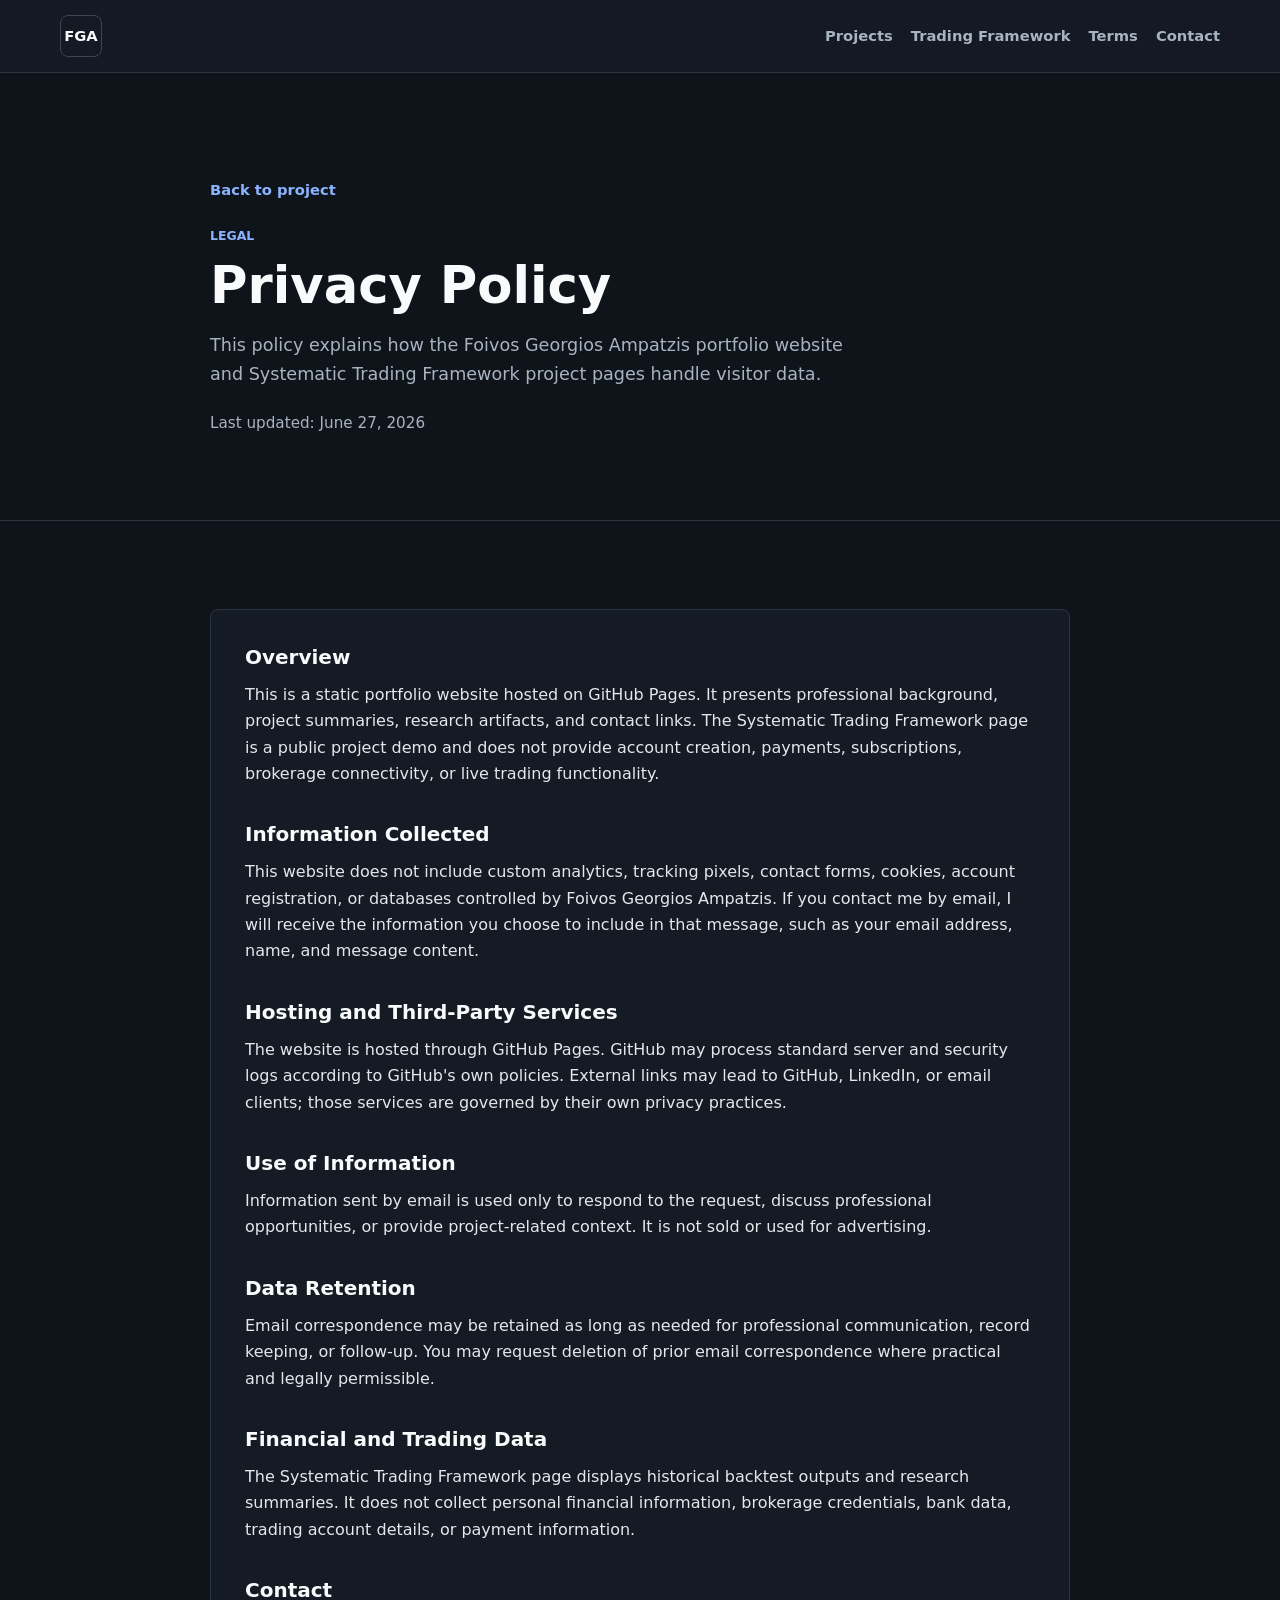
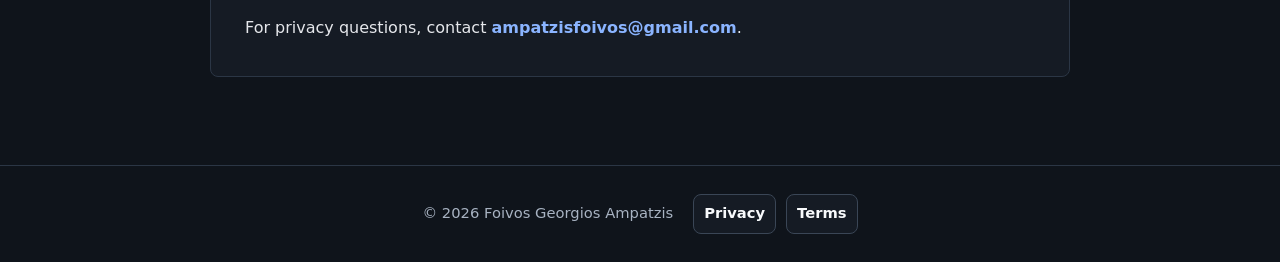
<file: privacy.html>
<!DOCTYPE html>
<html lang="en">
  <head>
    <meta charset="UTF-8" />
    <meta name="viewport" content="width=device-width, initial-scale=1.0" />
    <meta
      name="description"
      content="Privacy policy for the Foivos Georgios Ampatzis portfolio and Systematic Trading Framework project demo."
    />
    <title>Privacy Policy | Foivos Georgios Ampatzis</title>
    <link rel="stylesheet" href="style.css" />
    <script src="script.js" defer></script>
  </head>
  <body>
    <header class="site-header">
      <nav class="nav container" aria-label="Legal navigation">
        <a class="nav-logo" href="index.html" aria-label="Back to portfolio home">FGA</a>
        <div class="nav-actions">
          <button class="menu-toggle" type="button" aria-label="Toggle navigation menu" aria-expanded="false" aria-controls="legal-menu">
            <span></span>
            <span></span>
            <span></span>
          </button>
          <div class="nav-links" id="legal-menu">
            <a href="index.html#projects">Projects</a>
            <a href="systematic-trading-framework.html">Trading Framework</a>
            <a href="terms.html">Terms</a>
            <a href="mailto:ampatzisfoivos@gmail.com">Contact</a>
          </div>
        </div>
      </nav>
    </header>

    <main id="top">
      <section class="detail-hero section-block" aria-labelledby="privacy-title">
        <div class="container legal-layout reveal">
          <a class="back-link" href="systematic-trading-framework.html">Back to project</a>
          <p class="eyebrow">Legal</p>
          <h1 id="privacy-title">Privacy Policy</h1>
          <p class="hero-tagline">
            This policy explains how the Foivos Georgios Ampatzis portfolio website
            and Systematic Trading Framework project pages handle visitor data.
          </p>
          <p class="legal-updated">Last updated: June 27, 2026</p>
        </div>
      </section>

      <section class="section-block">
        <div class="container legal-card reveal">
          <h2>Overview</h2>
          <p>
            This is a static portfolio website hosted on GitHub Pages. It presents
            professional background, project summaries, research artifacts, and
            contact links. The Systematic Trading Framework page is a public project
            demo and does not provide account creation, payments, subscriptions,
            brokerage connectivity, or live trading functionality.
          </p>

          <h2>Information Collected</h2>
          <p>
            This website does not include custom analytics, tracking pixels, contact
            forms, cookies, account registration, or databases controlled by Foivos
            Georgios Ampatzis. If you contact me by email, I will receive the
            information you choose to include in that message, such as your email
            address, name, and message content.
          </p>

          <h2>Hosting and Third-Party Services</h2>
          <p>
            The website is hosted through GitHub Pages. GitHub may process standard
            server and security logs according to GitHub's own policies. External
            links may lead to GitHub, LinkedIn, or email clients; those services are
            governed by their own privacy practices.
          </p>

          <h2>Use of Information</h2>
          <p>
            Information sent by email is used only to respond to the request,
            discuss professional opportunities, or provide project-related context.
            It is not sold or used for advertising.
          </p>

          <h2>Data Retention</h2>
          <p>
            Email correspondence may be retained as long as needed for professional
            communication, record keeping, or follow-up. You may request deletion of
            prior email correspondence where practical and legally permissible.
          </p>

          <h2>Financial and Trading Data</h2>
          <p>
            The Systematic Trading Framework page displays historical backtest
            outputs and research summaries. It does not collect personal financial
            information, brokerage credentials, bank data, trading account details,
            or payment information.
          </p>

          <h2>Contact</h2>
          <p>
            For privacy questions, contact
            <a href="mailto:ampatzisfoivos@gmail.com">ampatzisfoivos@gmail.com</a>.
          </p>
        </div>
      </section>
    </main>

    <footer class="footer">
      <div class="container footer-inner">
        <p>&copy; 2026 Foivos Georgios Ampatzis</p>
        <div class="footer-links" aria-label="Footer legal links">
          <a href="privacy.html">Privacy</a>
          <a href="terms.html">Terms</a>
        </div>
      </div>
    </footer>
  </body>
</html>
</file>
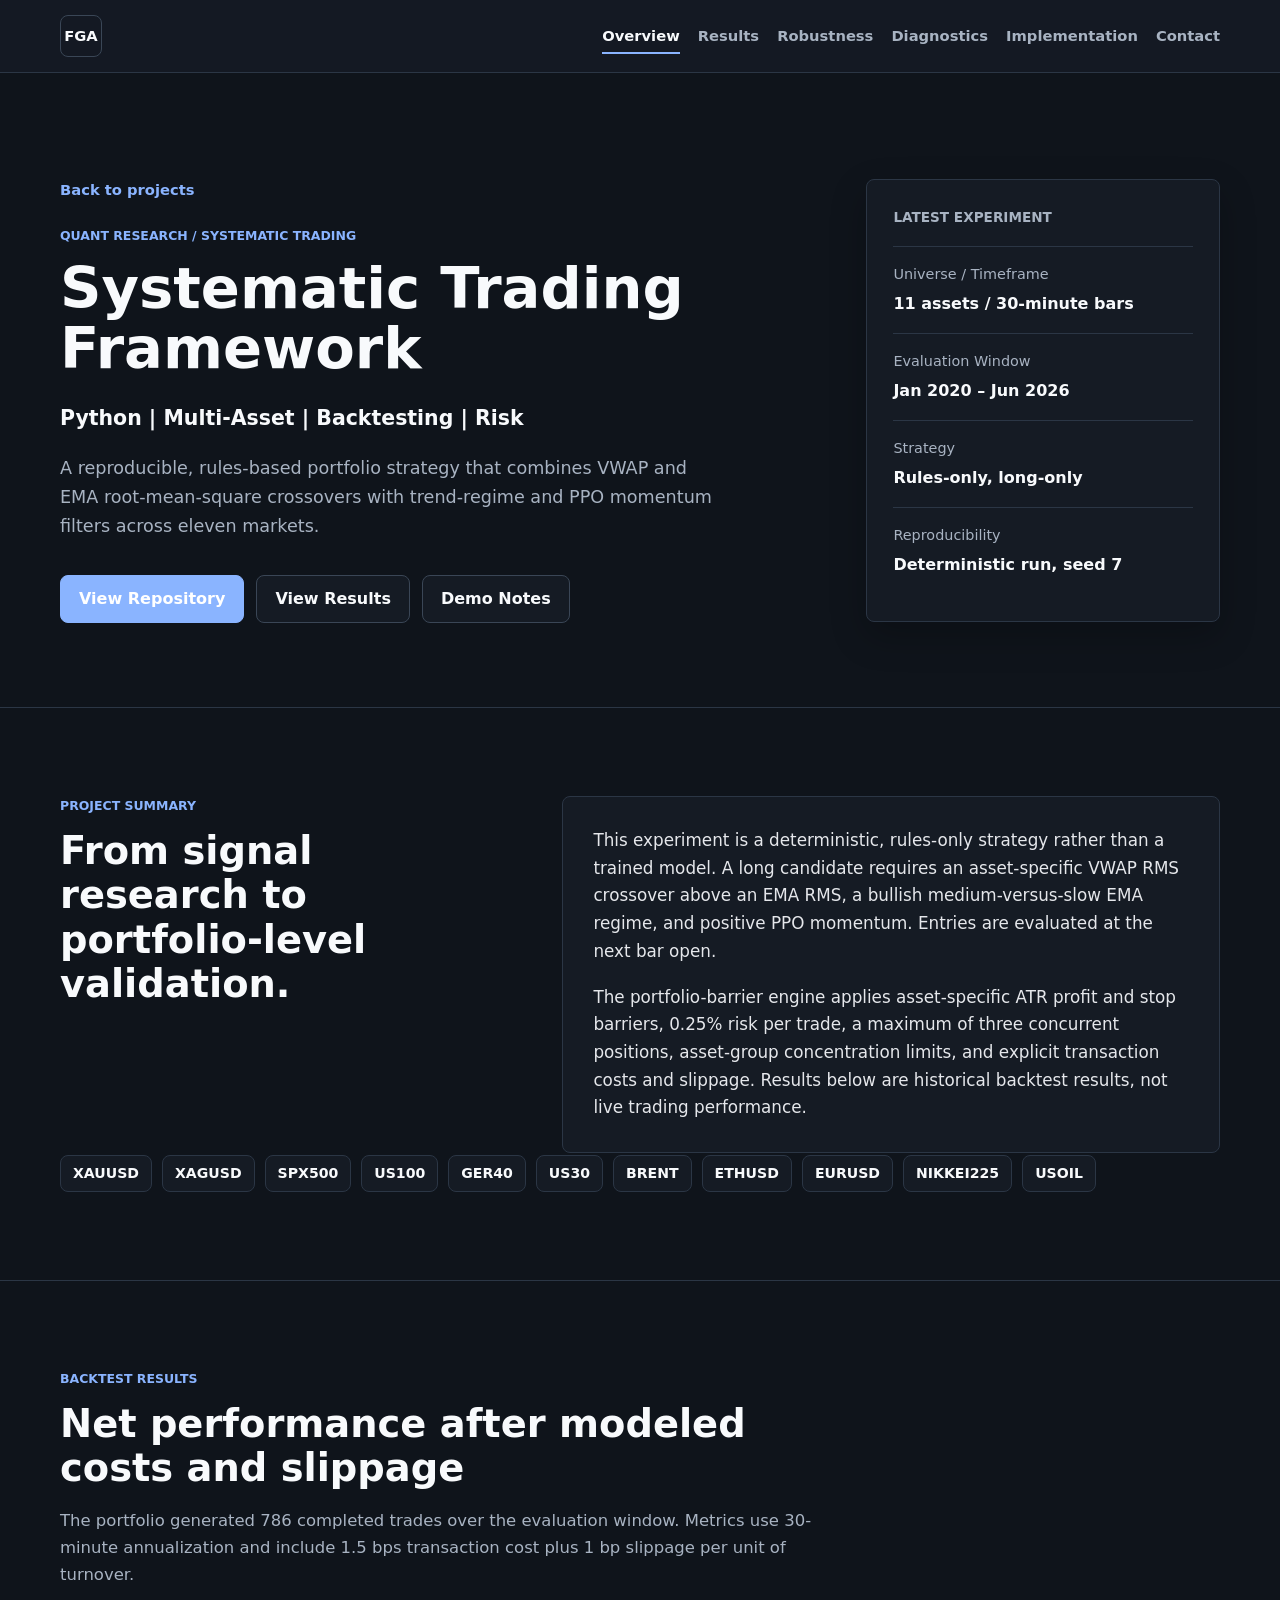
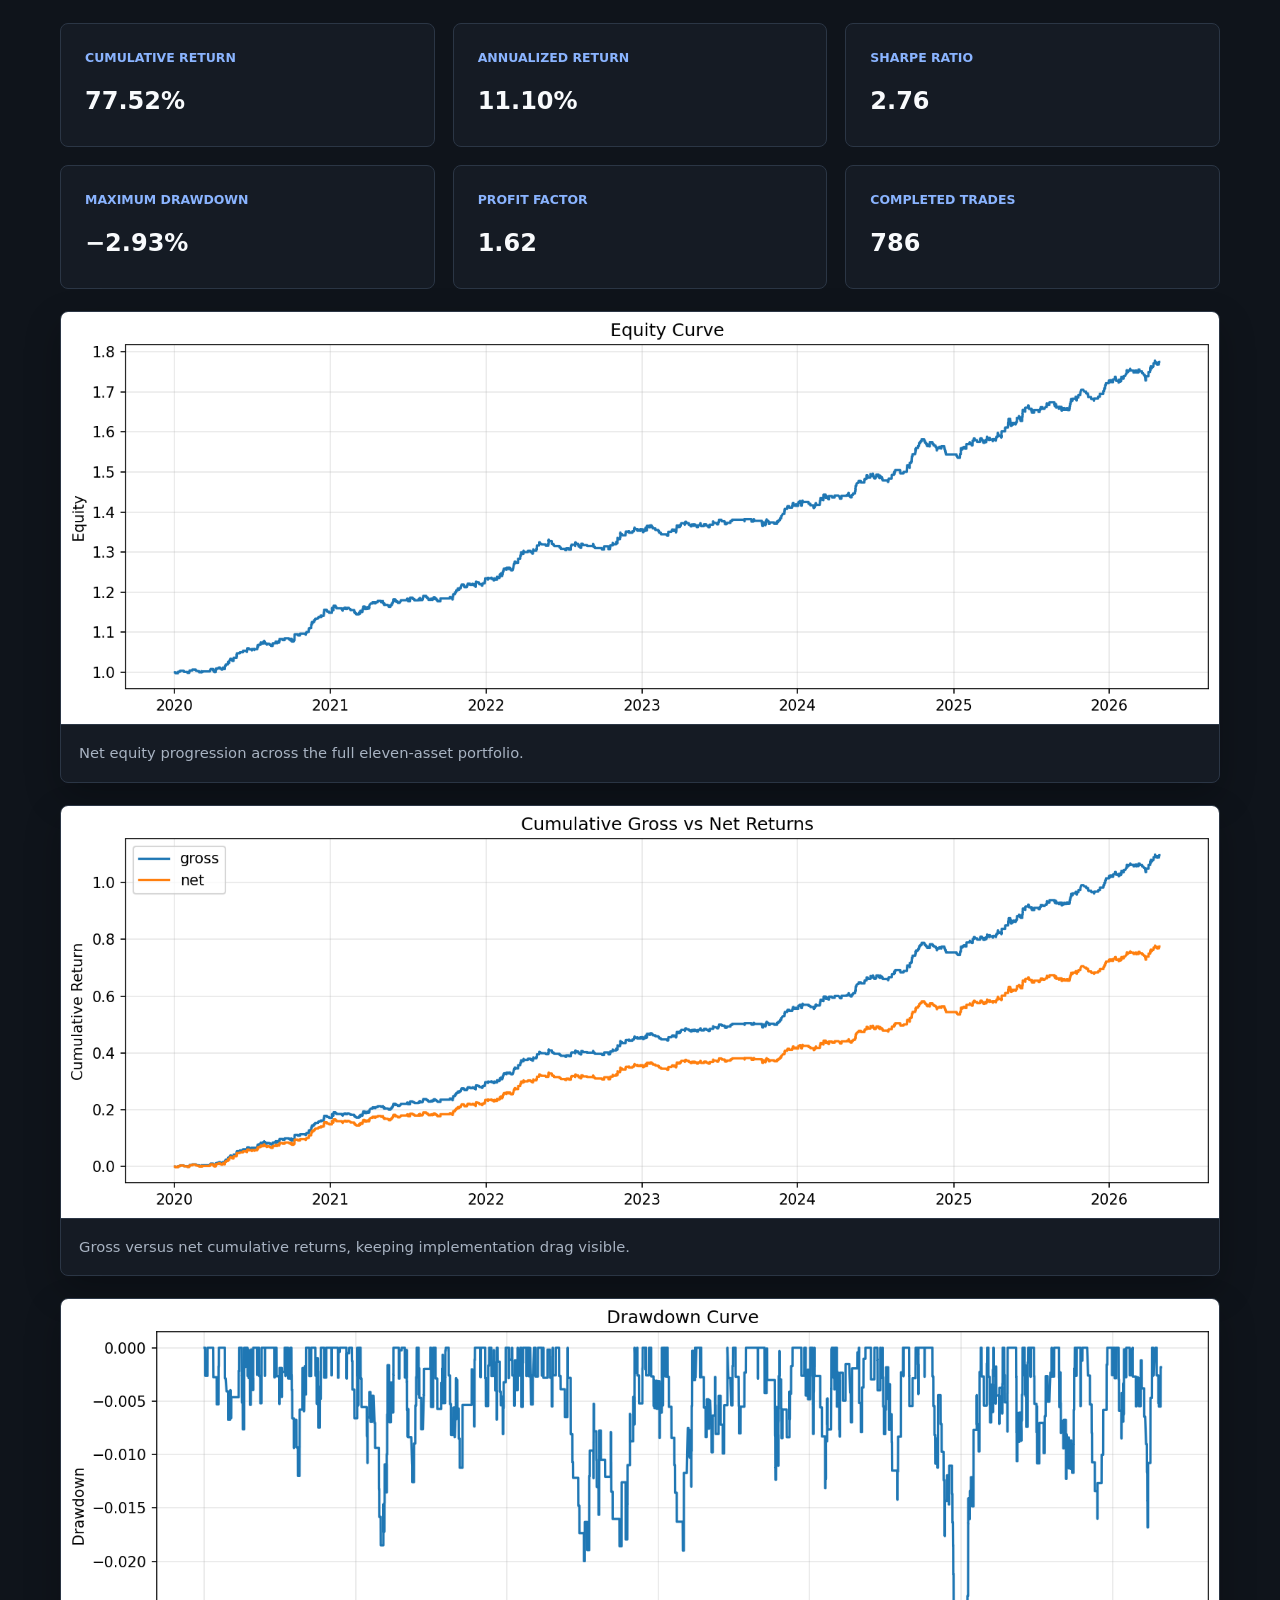
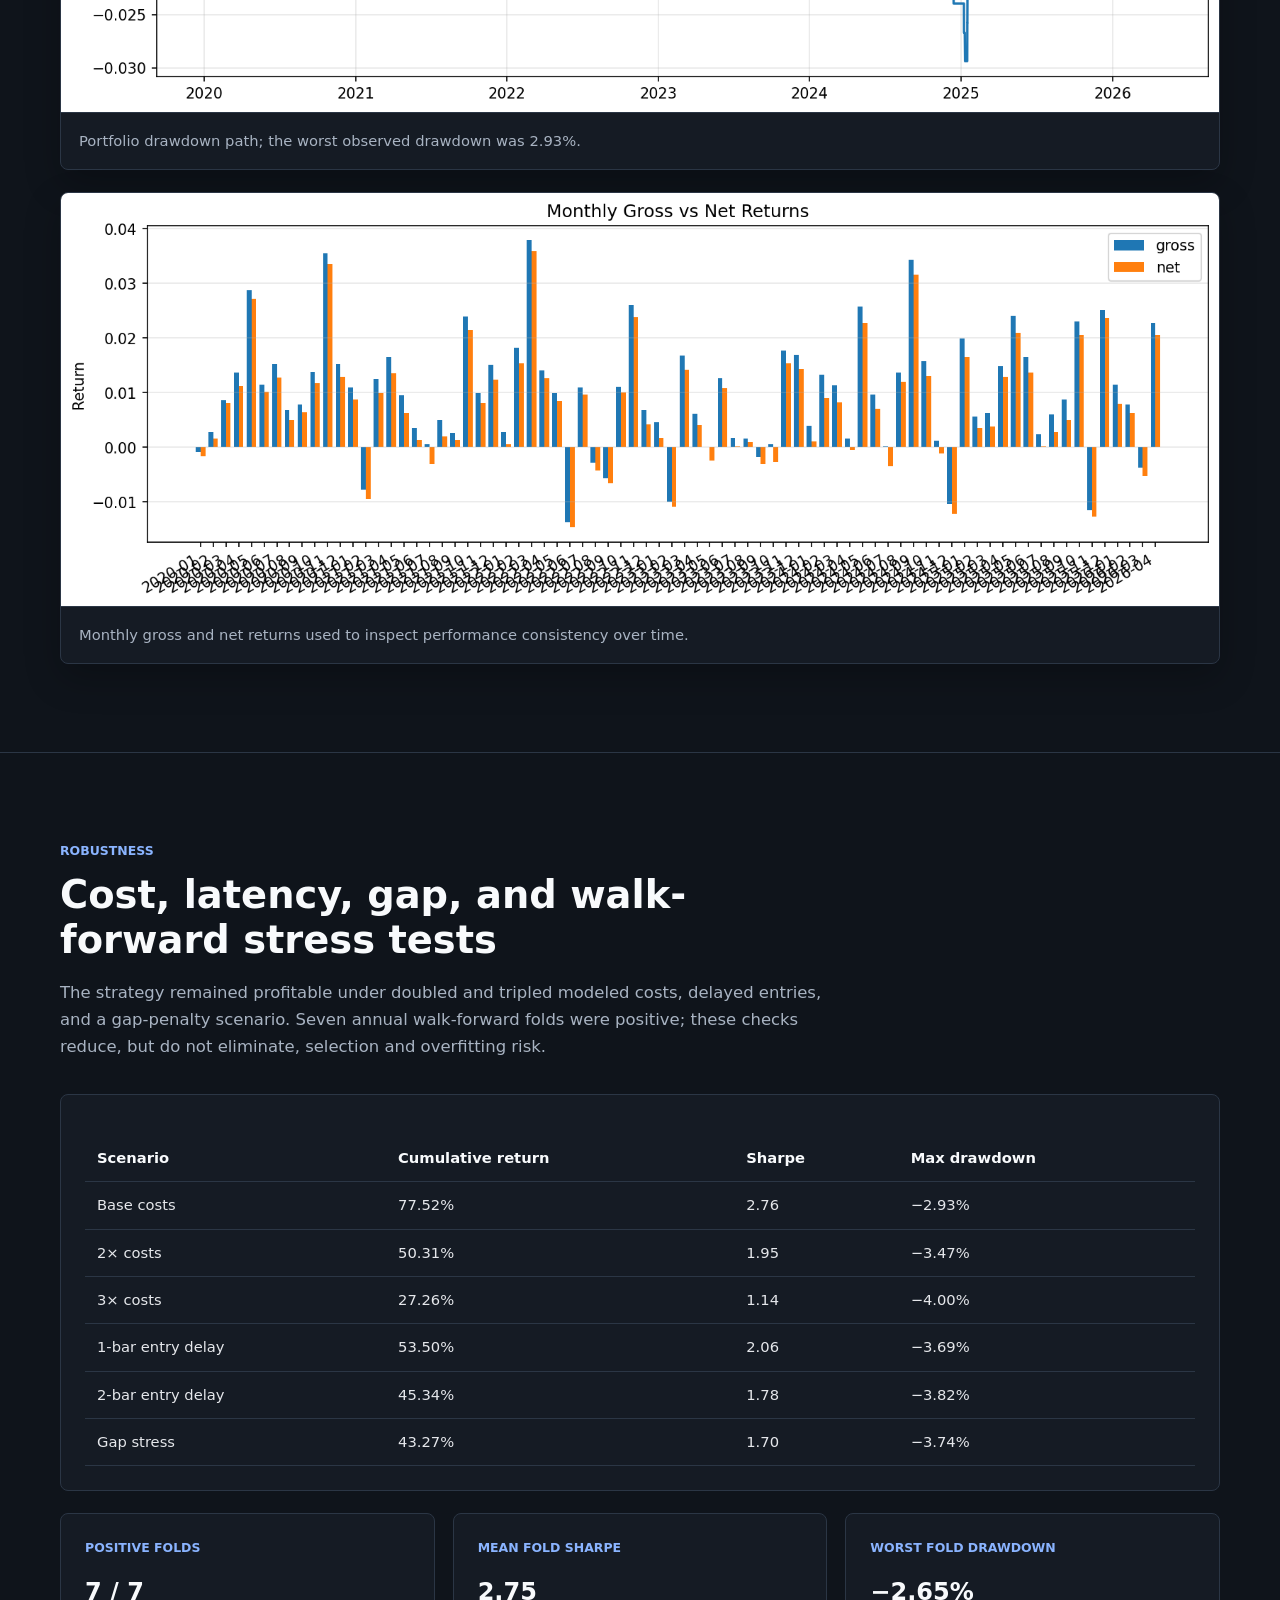
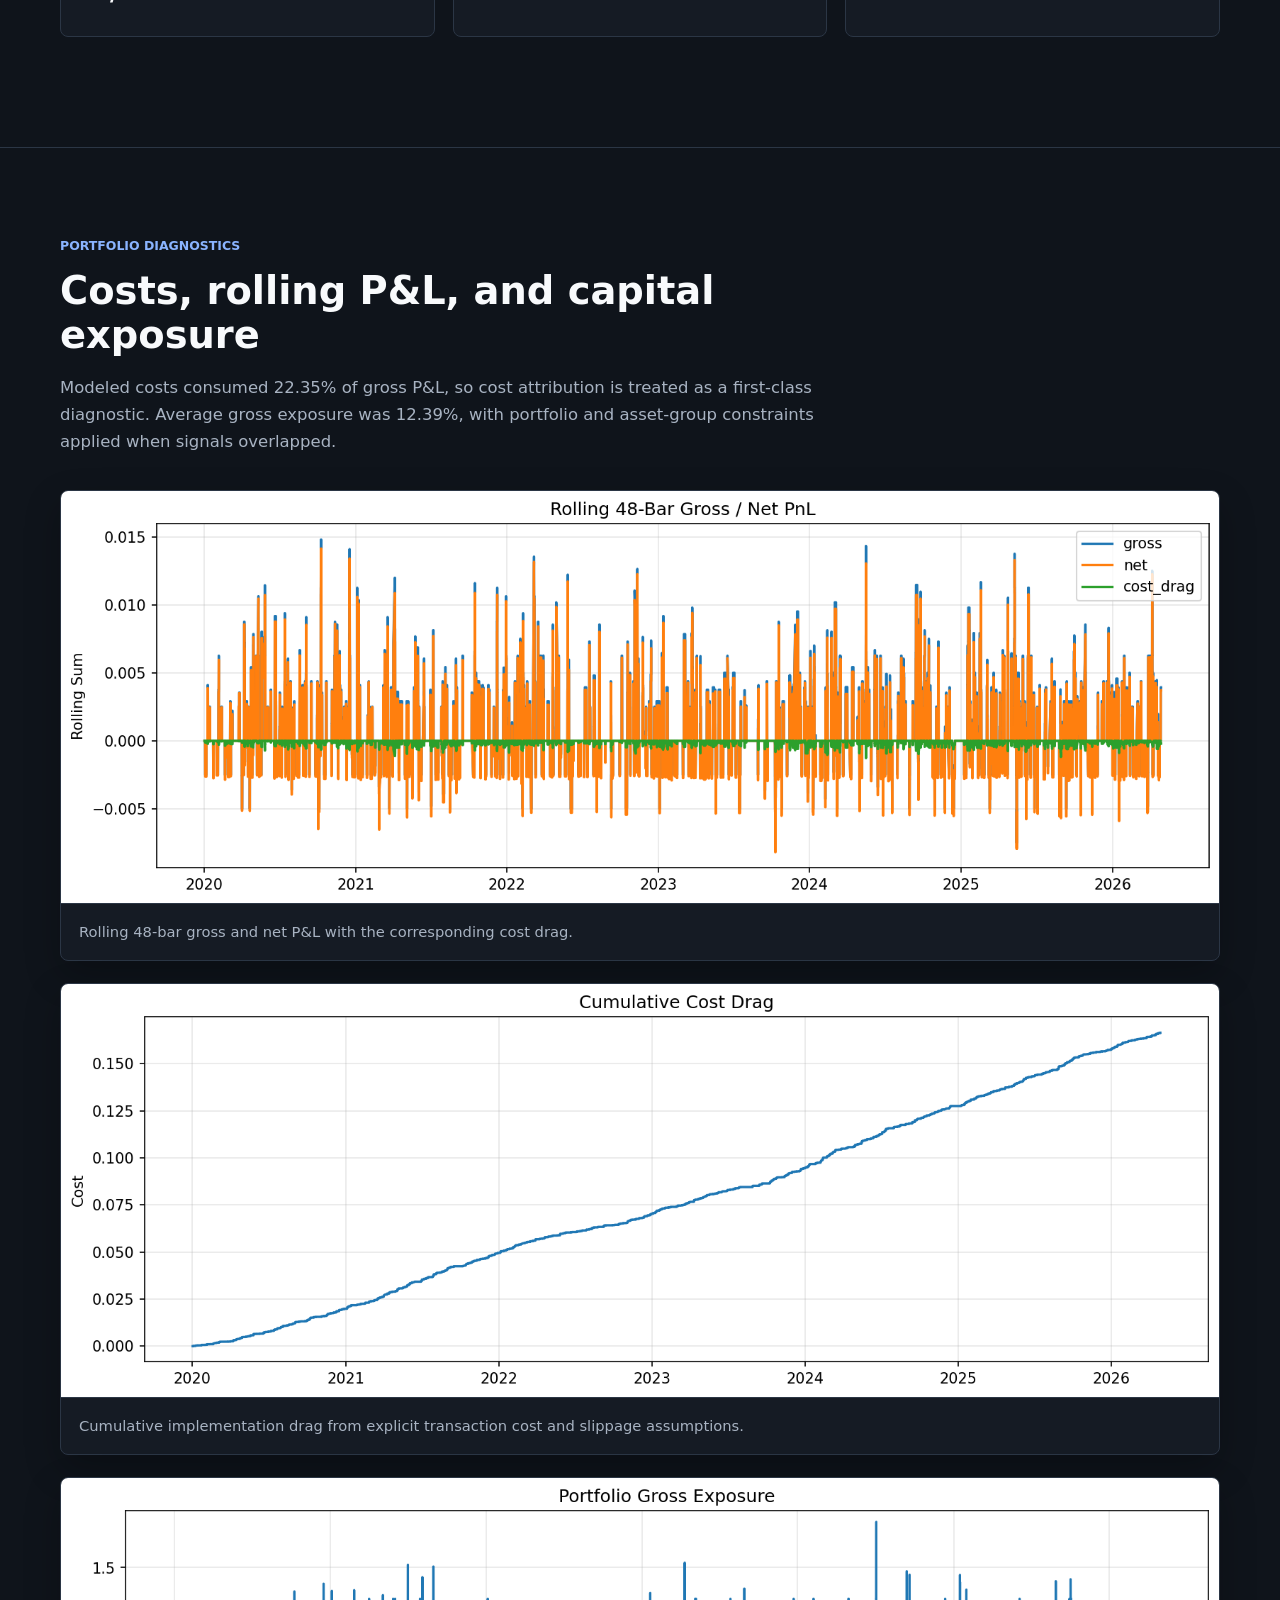
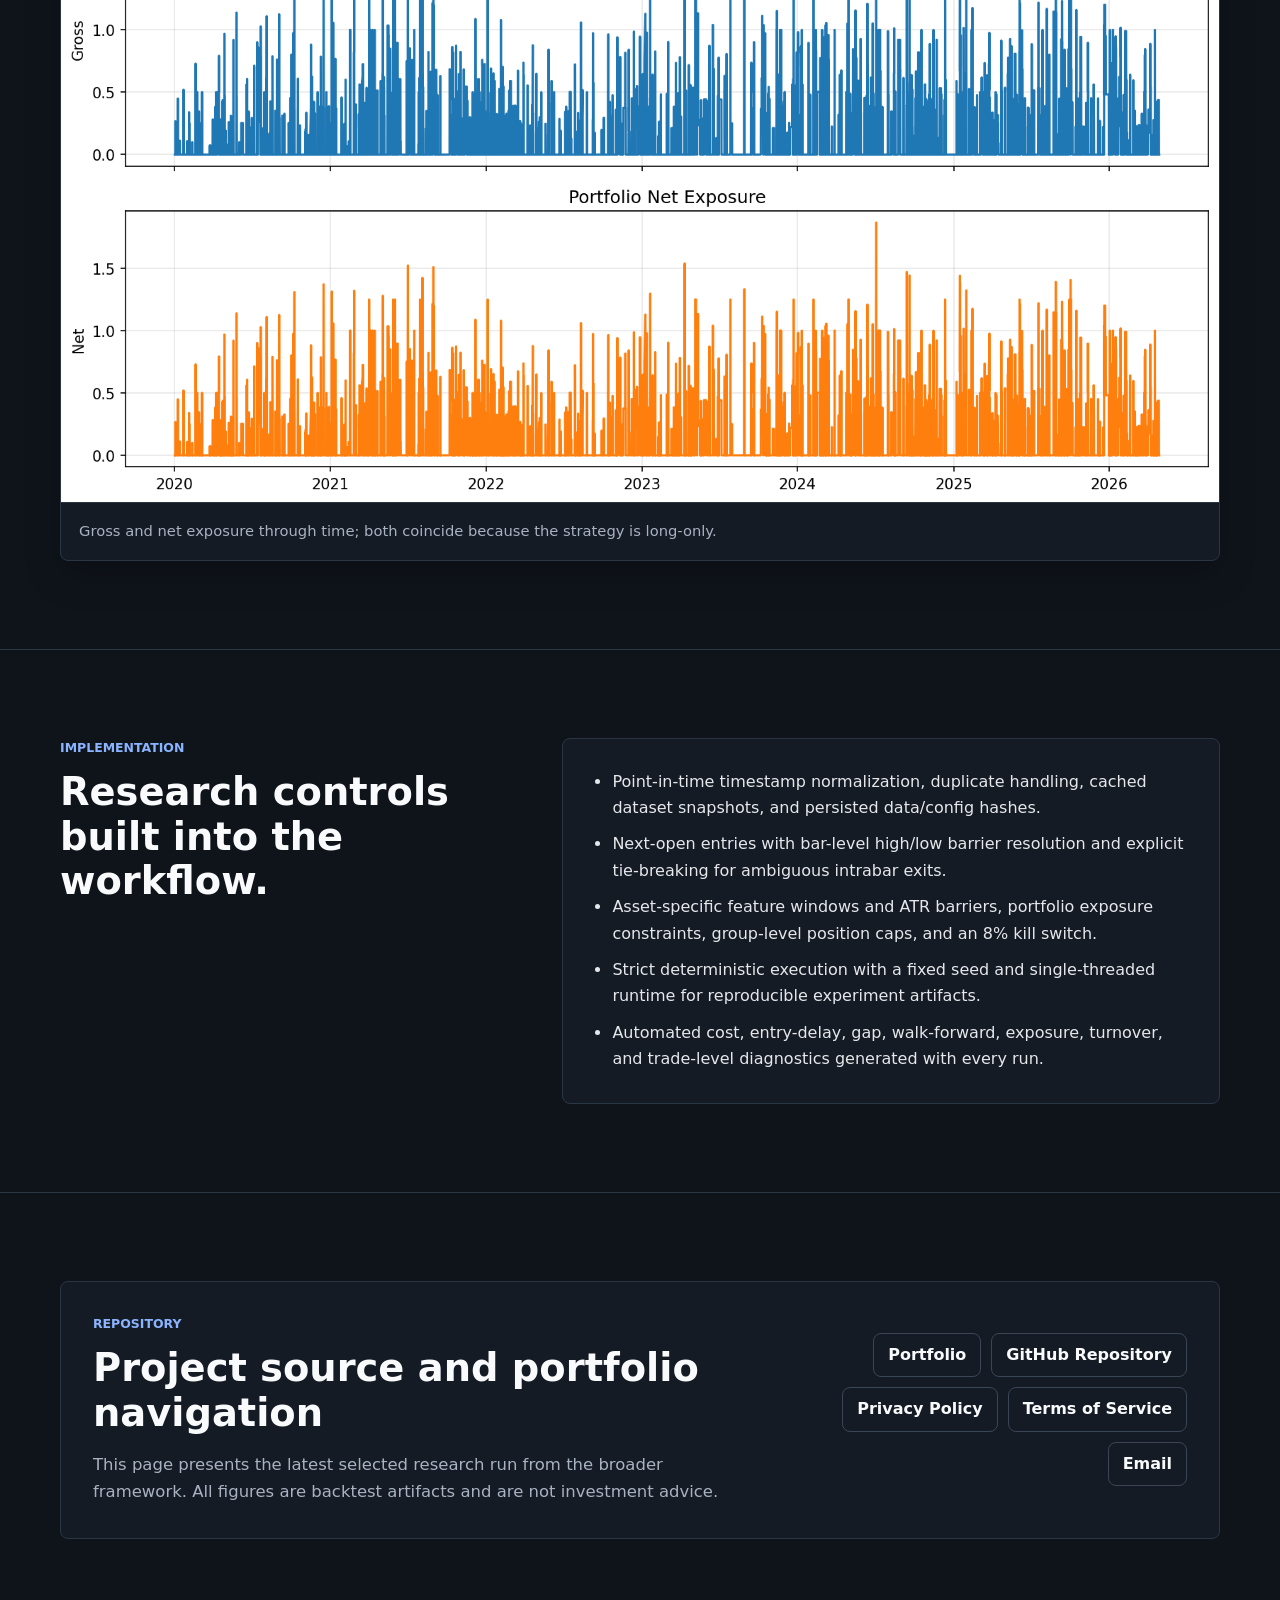
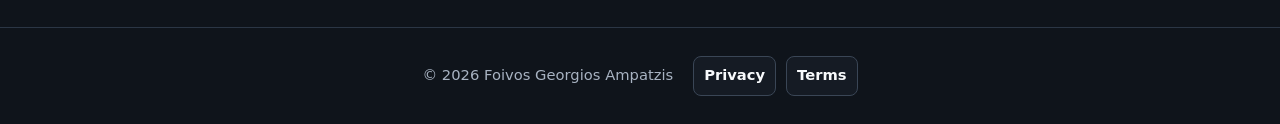
<file: systematic-trading-framework.html>
<!DOCTYPE html>
<html lang="en">
  <head>
    <meta charset="UTF-8" />
    <meta name="viewport" content="width=device-width, initial-scale=1.0" />
    <meta
      name="description"
      content="A reproducible, cost-aware, eleven-asset systematic trading strategy built and evaluated with a modular Python research framework."
    />
    <title>Systematic Trading Framework | Foivos Georgios Ampatzis</title>
    <link rel="stylesheet" href="style.css" />
    <script src="script.js" defer></script>
  </head>
  <body>
    <header class="site-header">
      <nav class="nav container" aria-label="Project navigation">
        <a class="nav-logo" href="index.html" aria-label="Back to portfolio home">FGA</a>
        <div class="nav-actions">
          <button class="menu-toggle" type="button" aria-label="Toggle navigation menu" aria-expanded="false" aria-controls="project-menu">
            <span></span>
            <span></span>
            <span></span>
          </button>
          <div class="nav-links" id="project-menu">
            <a href="#overview">Overview</a>
            <a href="#results">Results</a>
            <a href="#robustness">Robustness</a>
            <a href="#diagnostics">Diagnostics</a>
            <a href="#implementation">Implementation</a>
            <a href="#contact">Contact</a>
          </div>
        </div>
      </nav>
    </header>

    <main id="top">
      <section class="detail-hero section-block" id="overview" aria-labelledby="project-title">
        <div class="container detail-hero-grid">
          <div class="reveal">
            <a class="back-link" href="index.html#projects">Back to projects</a>
            <p class="eyebrow">Quant Research / Systematic Trading</p>
            <h1 id="project-title">Systematic Trading Framework</h1>
            <p class="hero-title">Python | Multi-Asset | Backtesting | Risk</p>
            <p class="hero-tagline">
              A reproducible, rules-based portfolio strategy that combines VWAP and
              EMA root-mean-square crossovers with trend-regime and PPO momentum
              filters across eleven markets.
            </p>
            <div class="hero-actions" aria-label="Project actions">
              <a class="btn btn-primary" href="https://github.com/AFoivos/systematic_trading_framework/tree/main" target="_blank" rel="noreferrer">View Repository</a>
              <a class="btn btn-secondary" href="#results">View Results</a>
              <a class="btn btn-secondary" href="demo.html">Demo Notes</a>
            </div>
          </div>

          <aside class="hero-panel reveal" aria-label="Experiment summary">
            <p class="panel-label">Latest Experiment</p>
            <div class="metric-row">
              <span>Universe / Timeframe</span>
              <strong>11 assets / 30-minute bars</strong>
            </div>
            <div class="metric-row">
              <span>Evaluation Window</span>
              <strong>Jan 2020 – Jun 2026</strong>
            </div>
            <div class="metric-row">
              <span>Strategy</span>
              <strong>Rules-only, long-only</strong>
            </div>
            <div class="metric-row">
              <span>Reproducibility</span>
              <strong>Deterministic run, seed 7</strong>
            </div>
          </aside>
        </div>
      </section>

      <section class="section-block" aria-labelledby="summary-title">
        <div class="container two-column reveal">
          <div class="section-heading compact">
            <p class="eyebrow">Project Summary</p>
            <h2 id="summary-title">From signal research to portfolio-level validation.</h2>
          </div>
          <div class="text-panel">
            <p>
              This experiment is a deterministic, rules-only strategy rather than a
              trained model. A long candidate requires an asset-specific VWAP RMS
              crossover above an EMA RMS, a bullish medium-versus-slow EMA regime,
              and positive PPO momentum. Entries are evaluated at the next bar open.
            </p>
            <p>
              The portfolio-barrier engine applies asset-specific ATR profit and stop
              barriers, 0.25% risk per trade, a maximum of three concurrent positions,
              asset-group concentration limits, and explicit transaction costs and
              slippage. Results below are historical backtest results, not live trading
              performance.
            </p>
          </div>
        </div>

        <div class="container snapshot-list reveal" aria-label="Asset universe">
          <span>XAUUSD</span>
          <span>XAGUSD</span>
          <span>SPX500</span>
          <span>US100</span>
          <span>GER40</span>
          <span>US30</span>
          <span>BRENT</span>
          <span>ETHUSD</span>
          <span>EURUSD</span>
          <span>NIKKEI225</span>
          <span>USOIL</span>
        </div>
      </section>

      <section class="section-block results-section" id="results" aria-labelledby="results-title">
        <div class="container">
          <div class="section-heading reveal">
            <p class="eyebrow">Backtest Results</p>
            <h2 id="results-title">Net performance after modeled costs and slippage</h2>
            <p>
              The portfolio generated 786 completed trades over the evaluation window.
              Metrics use 30-minute annualization and include 1.5 bps transaction cost
              plus 1 bp slippage per unit of turnover.
            </p>
          </div>

          <div class="metrics-grid reveal" aria-label="Key performance metrics">
            <article class="metric-card">
              <span>Cumulative Return</span>
              <strong>77.52%</strong>
            </article>
            <article class="metric-card">
              <span>Annualized Return</span>
              <strong>11.10%</strong>
            </article>
            <article class="metric-card">
              <span>Sharpe Ratio</span>
              <strong>2.76</strong>
            </article>
            <article class="metric-card">
              <span>Maximum Drawdown</span>
              <strong>−2.93%</strong>
            </article>
            <article class="metric-card">
              <span>Profit Factor</span>
              <strong>1.62</strong>
            </article>
            <article class="metric-card">
              <span>Completed Trades</span>
              <strong>786</strong>
            </article>
          </div>

          <div class="chart-grid">
            <figure class="chart-card chart-card-wide reveal">
              <img src="assets/systematic-trading-framework/equity_curve.png" alt="Net equity curve for the eleven-asset systematic trading strategy from 2020 to 2026" />
              <figcaption>Net equity progression across the full eleven-asset portfolio.</figcaption>
            </figure>

            <figure class="chart-card reveal">
              <img src="assets/systematic-trading-framework/cumulative_returns.png" alt="Cumulative gross and net portfolio returns" />
              <figcaption>Gross versus net cumulative returns, keeping implementation drag visible.</figcaption>
            </figure>

            <figure class="chart-card reveal">
              <img src="assets/systematic-trading-framework/drawdown_curve.png" alt="Drawdown curve for the eleven-asset strategy" />
              <figcaption>Portfolio drawdown path; the worst observed drawdown was 2.93%.</figcaption>
            </figure>

            <figure class="chart-card chart-card-wide reveal">
              <img src="assets/systematic-trading-framework/monthly_returns.png" alt="Monthly gross and net returns for the strategy" />
              <figcaption>Monthly gross and net returns used to inspect performance consistency over time.</figcaption>
            </figure>
          </div>
        </div>
      </section>

      <section class="section-block" id="robustness" aria-labelledby="robustness-title">
        <div class="container">
          <div class="section-heading reveal">
            <p class="eyebrow">Robustness</p>
            <h2 id="robustness-title">Cost, latency, gap, and walk-forward stress tests</h2>
            <p>
              The strategy remained profitable under doubled and tripled modeled costs,
              delayed entries, and a gap-penalty scenario. Seven annual walk-forward
              folds were positive; these checks reduce, but do not eliminate, selection
              and overfitting risk.
            </p>
          </div>

          <div class="table-card reveal">
            <div class="table-wrap">
              <table>
                <thead>
                  <tr>
                    <th scope="col">Scenario</th>
                    <th scope="col">Cumulative return</th>
                    <th scope="col">Sharpe</th>
                    <th scope="col">Max drawdown</th>
                  </tr>
                </thead>
                <tbody>
                  <tr>
                    <td>Base costs</td>
                    <td>77.52%</td>
                    <td>2.76</td>
                    <td>−2.93%</td>
                  </tr>
                  <tr>
                    <td>2× costs</td>
                    <td>50.31%</td>
                    <td>1.95</td>
                    <td>−3.47%</td>
                  </tr>
                  <tr>
                    <td>3× costs</td>
                    <td>27.26%</td>
                    <td>1.14</td>
                    <td>−4.00%</td>
                  </tr>
                  <tr>
                    <td>1-bar entry delay</td>
                    <td>53.50%</td>
                    <td>2.06</td>
                    <td>−3.69%</td>
                  </tr>
                  <tr>
                    <td>2-bar entry delay</td>
                    <td>45.34%</td>
                    <td>1.78</td>
                    <td>−3.82%</td>
                  </tr>
                  <tr>
                    <td>Gap stress</td>
                    <td>43.27%</td>
                    <td>1.70</td>
                    <td>−3.74%</td>
                  </tr>
                </tbody>
              </table>
            </div>
          </div>

          <div class="metrics-grid reveal" aria-label="Walk-forward diagnostics">
            <article class="metric-card">
              <span>Positive Folds</span>
              <strong>7 / 7</strong>
            </article>
            <article class="metric-card">
              <span>Mean Fold Sharpe</span>
              <strong>2.75</strong>
            </article>
            <article class="metric-card">
              <span>Worst Fold Drawdown</span>
              <strong>−2.65%</strong>
            </article>
          </div>
        </div>
      </section>

      <section class="section-block results-section" id="diagnostics" aria-labelledby="diagnostics-title">
        <div class="container">
          <div class="section-heading reveal">
            <p class="eyebrow">Portfolio Diagnostics</p>
            <h2 id="diagnostics-title">Costs, rolling P&amp;L, and capital exposure</h2>
            <p>
              Modeled costs consumed 22.35% of gross P&amp;L, so cost attribution is
              treated as a first-class diagnostic. Average gross exposure was 12.39%,
              with portfolio and asset-group constraints applied when signals overlapped.
            </p>
          </div>

          <div class="chart-grid">
            <figure class="chart-card chart-card-wide reveal">
              <img src="assets/systematic-trading-framework/rolling_pnl.png" alt="Rolling 48-bar gross and net profit and loss with cost drag" />
              <figcaption>Rolling 48-bar gross and net P&amp;L with the corresponding cost drag.</figcaption>
            </figure>

            <figure class="chart-card reveal">
              <img src="assets/systematic-trading-framework/cumulative_cost_drag.png" alt="Cumulative transaction cost and slippage drag" />
              <figcaption>Cumulative implementation drag from explicit transaction cost and slippage assumptions.</figcaption>
            </figure>

            <figure class="chart-card chart-card-wide reveal">
              <img src="assets/systematic-trading-framework/portfolio_exposures.png" alt="Gross and net exposure of the long-only portfolio" />
              <figcaption>Gross and net exposure through time; both coincide because the strategy is long-only.</figcaption>
            </figure>
          </div>
        </div>
      </section>

      <section class="section-block" id="implementation" aria-labelledby="implementation-title">
        <div class="container two-column reveal">
          <div class="section-heading compact">
            <p class="eyebrow">Implementation</p>
            <h2 id="implementation-title">Research controls built into the workflow.</h2>
          </div>
          <div class="text-panel">
            <ul class="info-list">
              <li>Point-in-time timestamp normalization, duplicate handling, cached dataset snapshots, and persisted data/config hashes.</li>
              <li>Next-open entries with bar-level high/low barrier resolution and explicit tie-breaking for ambiguous intrabar exits.</li>
              <li>Asset-specific feature windows and ATR barriers, portfolio exposure constraints, group-level position caps, and an 8% kill switch.</li>
              <li>Strict deterministic execution with a fixed seed and single-threaded runtime for reproducible experiment artifacts.</li>
              <li>Automated cost, entry-delay, gap, walk-forward, exposure, turnover, and trade-level diagnostics generated with every run.</li>
            </ul>
          </div>
        </div>
      </section>

      <section class="section-block contact-section" id="contact" aria-labelledby="contact-title">
        <div class="container contact-panel reveal">
          <div class="section-heading compact">
            <p class="eyebrow">Repository</p>
            <h2 id="contact-title">Project source and portfolio navigation</h2>
            <p>
              This page presents the latest selected research run from the broader
              framework. All figures are backtest artifacts and are not investment advice.
            </p>
          </div>
          <div class="contact-links">
            <a href="index.html#projects">Portfolio</a>
            <a href="https://github.com/AFoivos/systematic_trading_framework/tree/main" target="_blank" rel="noreferrer">GitHub Repository</a>
            <a href="privacy.html">Privacy Policy</a>
            <a href="terms.html">Terms of Service</a>
            <a href="mailto:ampatzisfoivos@gmail.com">Email</a>
          </div>
        </div>
      </section>
    </main>

    <footer class="footer">
      <div class="container footer-inner">
        <p>&copy; 2026 Foivos Georgios Ampatzis</p>
        <div class="footer-links" aria-label="Footer legal links">
          <a href="privacy.html">Privacy</a>
          <a href="terms.html">Terms</a>
        </div>
      </div>
    </footer>
  </body>
</html>
</file>
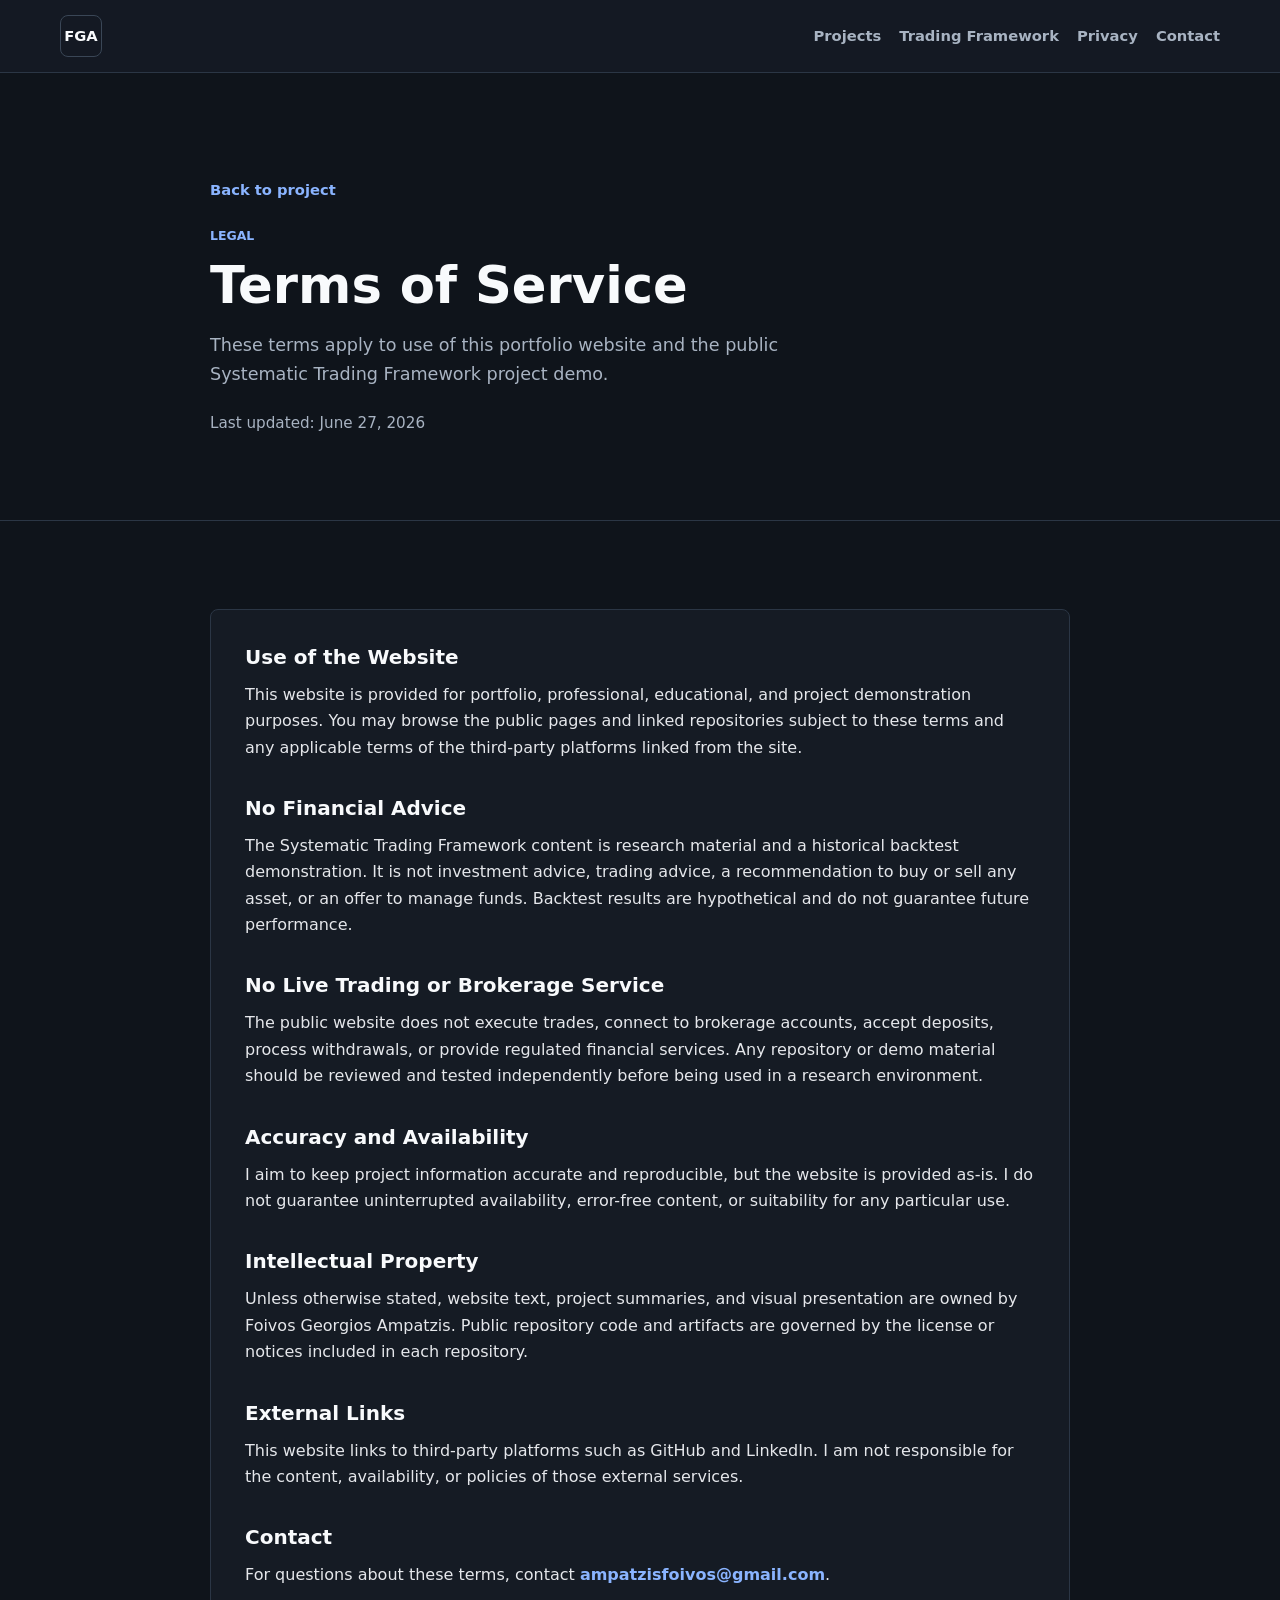
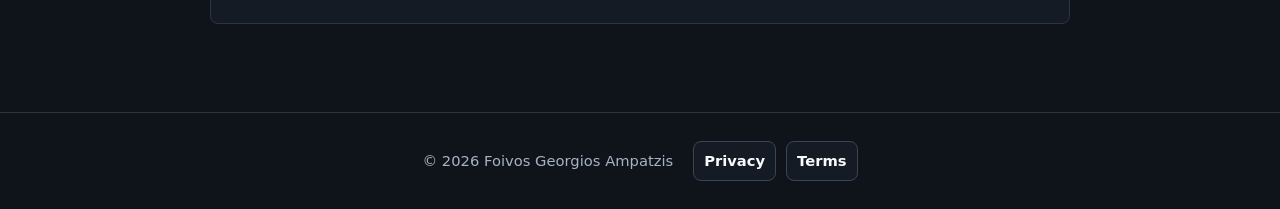
<file: terms.html>
<!DOCTYPE html>
<html lang="en">
  <head>
    <meta charset="UTF-8" />
    <meta name="viewport" content="width=device-width, initial-scale=1.0" />
    <meta
      name="description"
      content="Terms of service for the Foivos Georgios Ampatzis portfolio and Systematic Trading Framework project demo."
    />
    <title>Terms of Service | Foivos Georgios Ampatzis</title>
    <link rel="stylesheet" href="style.css" />
    <script src="script.js" defer></script>
  </head>
  <body>
    <header class="site-header">
      <nav class="nav container" aria-label="Legal navigation">
        <a class="nav-logo" href="index.html" aria-label="Back to portfolio home">FGA</a>
        <div class="nav-actions">
          <button class="menu-toggle" type="button" aria-label="Toggle navigation menu" aria-expanded="false" aria-controls="legal-menu">
            <span></span>
            <span></span>
            <span></span>
          </button>
          <div class="nav-links" id="legal-menu">
            <a href="index.html#projects">Projects</a>
            <a href="systematic-trading-framework.html">Trading Framework</a>
            <a href="privacy.html">Privacy</a>
            <a href="mailto:ampatzisfoivos@gmail.com">Contact</a>
          </div>
        </div>
      </nav>
    </header>

    <main id="top">
      <section class="detail-hero section-block" aria-labelledby="terms-title">
        <div class="container legal-layout reveal">
          <a class="back-link" href="systematic-trading-framework.html">Back to project</a>
          <p class="eyebrow">Legal</p>
          <h1 id="terms-title">Terms of Service</h1>
          <p class="hero-tagline">
            These terms apply to use of this portfolio website and the public
            Systematic Trading Framework project demo.
          </p>
          <p class="legal-updated">Last updated: June 27, 2026</p>
        </div>
      </section>

      <section class="section-block">
        <div class="container legal-card reveal">
          <h2>Use of the Website</h2>
          <p>
            This website is provided for portfolio, professional, educational, and
            project demonstration purposes. You may browse the public pages and
            linked repositories subject to these terms and any applicable terms of
            the third-party platforms linked from the site.
          </p>

          <h2>No Financial Advice</h2>
          <p>
            The Systematic Trading Framework content is research material and a
            historical backtest demonstration. It is not investment advice, trading
            advice, a recommendation to buy or sell any asset, or an offer to manage
            funds. Backtest results are hypothetical and do not guarantee future
            performance.
          </p>

          <h2>No Live Trading or Brokerage Service</h2>
          <p>
            The public website does not execute trades, connect to brokerage
            accounts, accept deposits, process withdrawals, or provide regulated
            financial services. Any repository or demo material should be reviewed
            and tested independently before being used in a research environment.
          </p>

          <h2>Accuracy and Availability</h2>
          <p>
            I aim to keep project information accurate and reproducible, but the
            website is provided as-is. I do not guarantee uninterrupted availability,
            error-free content, or suitability for any particular use.
          </p>

          <h2>Intellectual Property</h2>
          <p>
            Unless otherwise stated, website text, project summaries, and visual
            presentation are owned by Foivos Georgios Ampatzis. Public repository
            code and artifacts are governed by the license or notices included in
            each repository.
          </p>

          <h2>External Links</h2>
          <p>
            This website links to third-party platforms such as GitHub and LinkedIn.
            I am not responsible for the content, availability, or policies of those
            external services.
          </p>

          <h2>Contact</h2>
          <p>
            For questions about these terms, contact
            <a href="mailto:ampatzisfoivos@gmail.com">ampatzisfoivos@gmail.com</a>.
          </p>
        </div>
      </section>
    </main>

    <footer class="footer">
      <div class="container footer-inner">
        <p>&copy; 2026 Foivos Georgios Ampatzis</p>
        <div class="footer-links" aria-label="Footer legal links">
          <a href="privacy.html">Privacy</a>
          <a href="terms.html">Terms</a>
        </div>
      </div>
    </footer>
  </body>
</html>
</file>
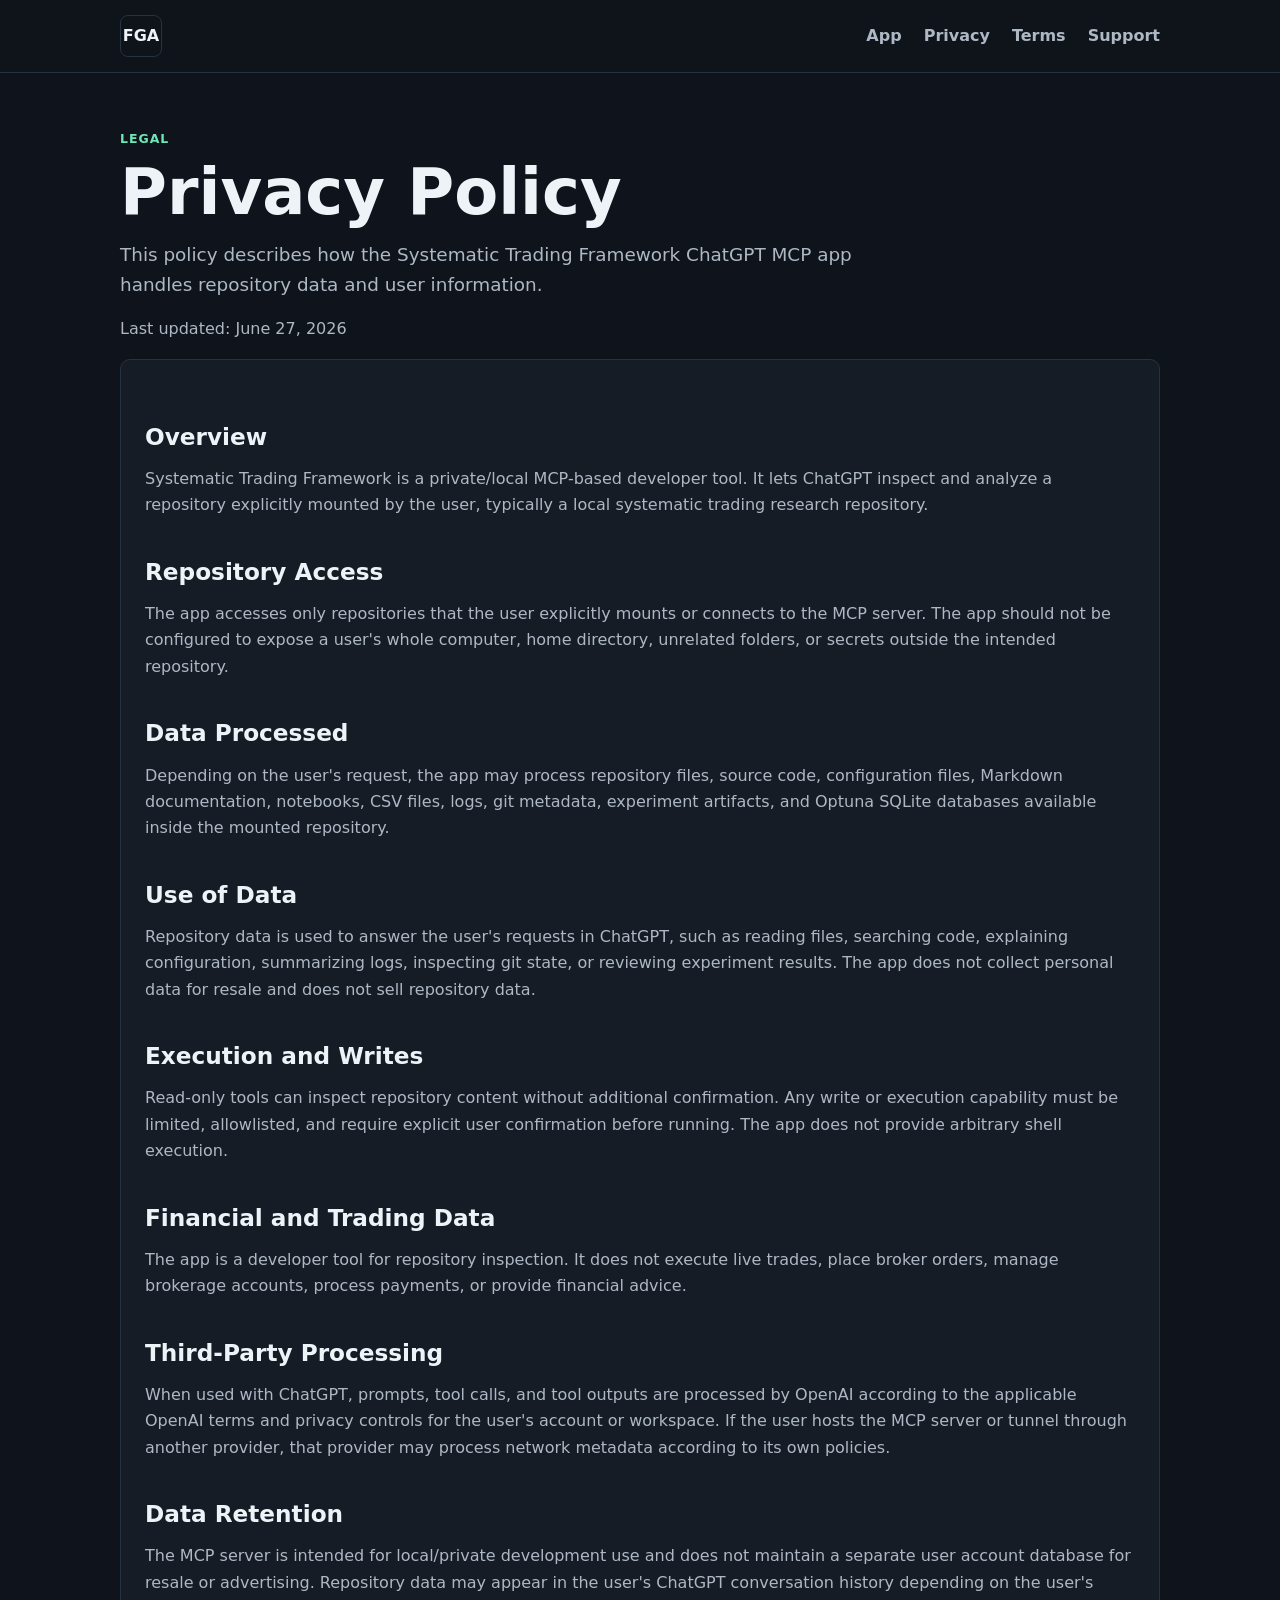
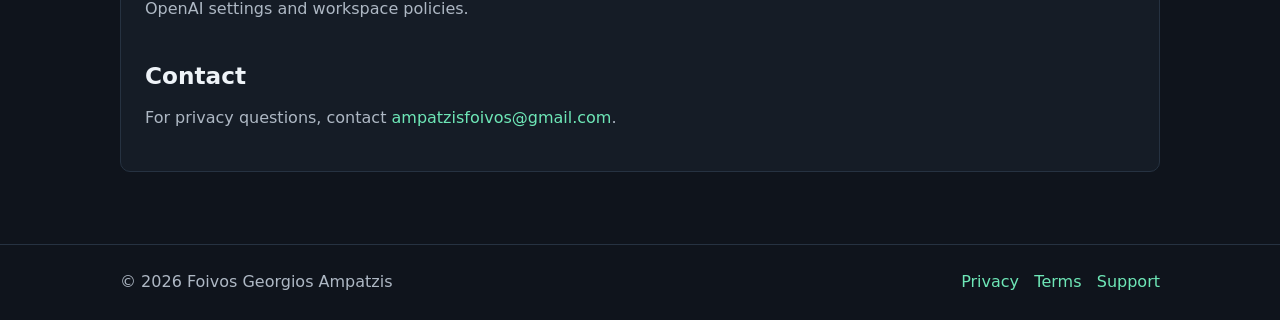
<file: apps/systematic-trading-framework/privacy.html>
<!DOCTYPE html>
<html lang="en">
  <head>
    <meta charset="UTF-8" />
    <meta name="viewport" content="width=device-width, initial-scale=1.0" />
    <meta name="description" content="Privacy Policy for the Systematic Trading Framework ChatGPT MCP app." />
    <title>Privacy Policy | Systematic Trading Framework MCP App</title>

    <style>
      :root { color-scheme: dark; --bg: #0f141c; --panel: #151c26; --text: #eef3f8; --muted: #aeb8c4; --line: #263241; --accent: #6ee7b7; }
      * { box-sizing: border-box; }
      body { margin: 0; font-family: Inter, ui-sans-serif, system-ui, -apple-system, BlinkMacSystemFont, "Segoe UI", sans-serif; background: var(--bg); color: var(--text); line-height: 1.65; }
      a { color: var(--accent); text-decoration: none; }
      a:hover, a:focus { text-decoration: underline; }
      .wrap { width: min(1040px, calc(100% - 40px)); margin: 0 auto; }
      header { border-bottom: 1px solid var(--line); background: rgba(15, 20, 28, 0.96); }
      nav { min-height: 72px; display: flex; align-items: center; justify-content: space-between; gap: 24px; }
      .logo { display: inline-flex; align-items: center; justify-content: center; width: 42px; height: 42px; border: 1px solid var(--line); border-radius: 8px; color: var(--text); font-weight: 800; }
      .links { display: flex; gap: 22px; flex-wrap: wrap; }
      .links a { color: var(--muted); font-weight: 700; }
      main { padding: 56px 0 72px; }
      .hero { display: grid; grid-template-columns: minmax(0, 1.5fr) minmax(260px, 0.7fr); gap: 28px; align-items: start; margin-bottom: 36px; }
      .eyebrow { color: var(--accent); font-size: 0.78rem; font-weight: 800; letter-spacing: 0.08em; text-transform: uppercase; margin: 0 0 10px; }
      h1 { font-size: clamp(2.2rem, 5vw, 4.6rem); line-height: 1; margin: 0 0 16px; }
      h2 { font-size: 1.45rem; margin: 34px 0 10px; }
      p { color: var(--muted); margin: 0 0 16px; }
      .lead { font-size: 1.15rem; max-width: 760px; }
      .panel, .card { background: var(--panel); border: 1px solid var(--line); border-radius: 10px; padding: 24px; }
      .row { display: flex; justify-content: space-between; gap: 20px; padding: 12px 0; border-bottom: 1px solid var(--line); }
      .row:last-child { border-bottom: 0; }
      .row span { color: var(--muted); }
      .row strong { text-align: right; }
      .grid { display: grid; grid-template-columns: repeat(2, minmax(0, 1fr)); gap: 18px; margin: 24px 0; }
      ul { color: var(--muted); padding-left: 22px; }
      li { margin: 8px 0; }
      footer { border-top: 1px solid var(--line); padding: 24px 0; color: var(--muted); }
      .footer-inner { display: flex; justify-content: space-between; gap: 16px; flex-wrap: wrap; }
      @media (max-width: 760px) { .hero, .grid { grid-template-columns: 1fr; } nav { align-items: flex-start; flex-direction: column; padding: 18px 0; } main { padding-top: 36px; } }
    </style>
  </head>
  <body>
    <header><nav class="wrap"><a class="logo" href="../../index.html" aria-label="Back to portfolio home">FGA</a><div class="links"><a href="index.html">App</a><a href="privacy.html">Privacy</a><a href="terms.html">Terms</a><a href="mailto:ampatzisfoivos@gmail.com">Support</a></div></nav></header>
    <main><div class="wrap"><p class="eyebrow">Legal</p><h1>Privacy Policy</h1><p class="lead">This policy describes how the Systematic Trading Framework ChatGPT MCP app handles repository data and user information.</p><p>Last updated: June 27, 2026</p><section class="card"><h2>Overview</h2><p>Systematic Trading Framework is a private/local MCP-based developer tool. It lets ChatGPT inspect and analyze a repository explicitly mounted by the user, typically a local systematic trading research repository.</p><h2>Repository Access</h2><p>The app accesses only repositories that the user explicitly mounts or connects to the MCP server. The app should not be configured to expose a user's whole computer, home directory, unrelated folders, or secrets outside the intended repository.</p><h2>Data Processed</h2><p>Depending on the user's request, the app may process repository files, source code, configuration files, Markdown documentation, notebooks, CSV files, logs, git metadata, experiment artifacts, and Optuna SQLite databases available inside the mounted repository.</p><h2>Use of Data</h2><p>Repository data is used to answer the user's requests in ChatGPT, such as reading files, searching code, explaining configuration, summarizing logs, inspecting git state, or reviewing experiment results. The app does not collect personal data for resale and does not sell repository data.</p><h2>Execution and Writes</h2><p>Read-only tools can inspect repository content without additional confirmation. Any write or execution capability must be limited, allowlisted, and require explicit user confirmation before running. The app does not provide arbitrary shell execution.</p><h2>Financial and Trading Data</h2><p>The app is a developer tool for repository inspection. It does not execute live trades, place broker orders, manage brokerage accounts, process payments, or provide financial advice.</p><h2>Third-Party Processing</h2><p>When used with ChatGPT, prompts, tool calls, and tool outputs are processed by OpenAI according to the applicable OpenAI terms and privacy controls for the user's account or workspace. If the user hosts the MCP server or tunnel through another provider, that provider may process network metadata according to its own policies.</p><h2>Data Retention</h2><p>The MCP server is intended for local/private development use and does not maintain a separate user account database for resale or advertising. Repository data may appear in the user's ChatGPT conversation history depending on the user's OpenAI settings and workspace policies.</p><h2>Contact</h2><p>For privacy questions, contact <a href="mailto:ampatzisfoivos@gmail.com">ampatzisfoivos@gmail.com</a>.</p></section></div></main>
    <footer><div class="wrap footer-inner"><span>&copy; 2026 Foivos Georgios Ampatzis</span><span><a href="privacy.html">Privacy</a> &nbsp; <a href="terms.html">Terms</a> &nbsp; <a href="mailto:ampatzisfoivos@gmail.com">Support</a></span></div></footer>
  </body>
</html>
</file>
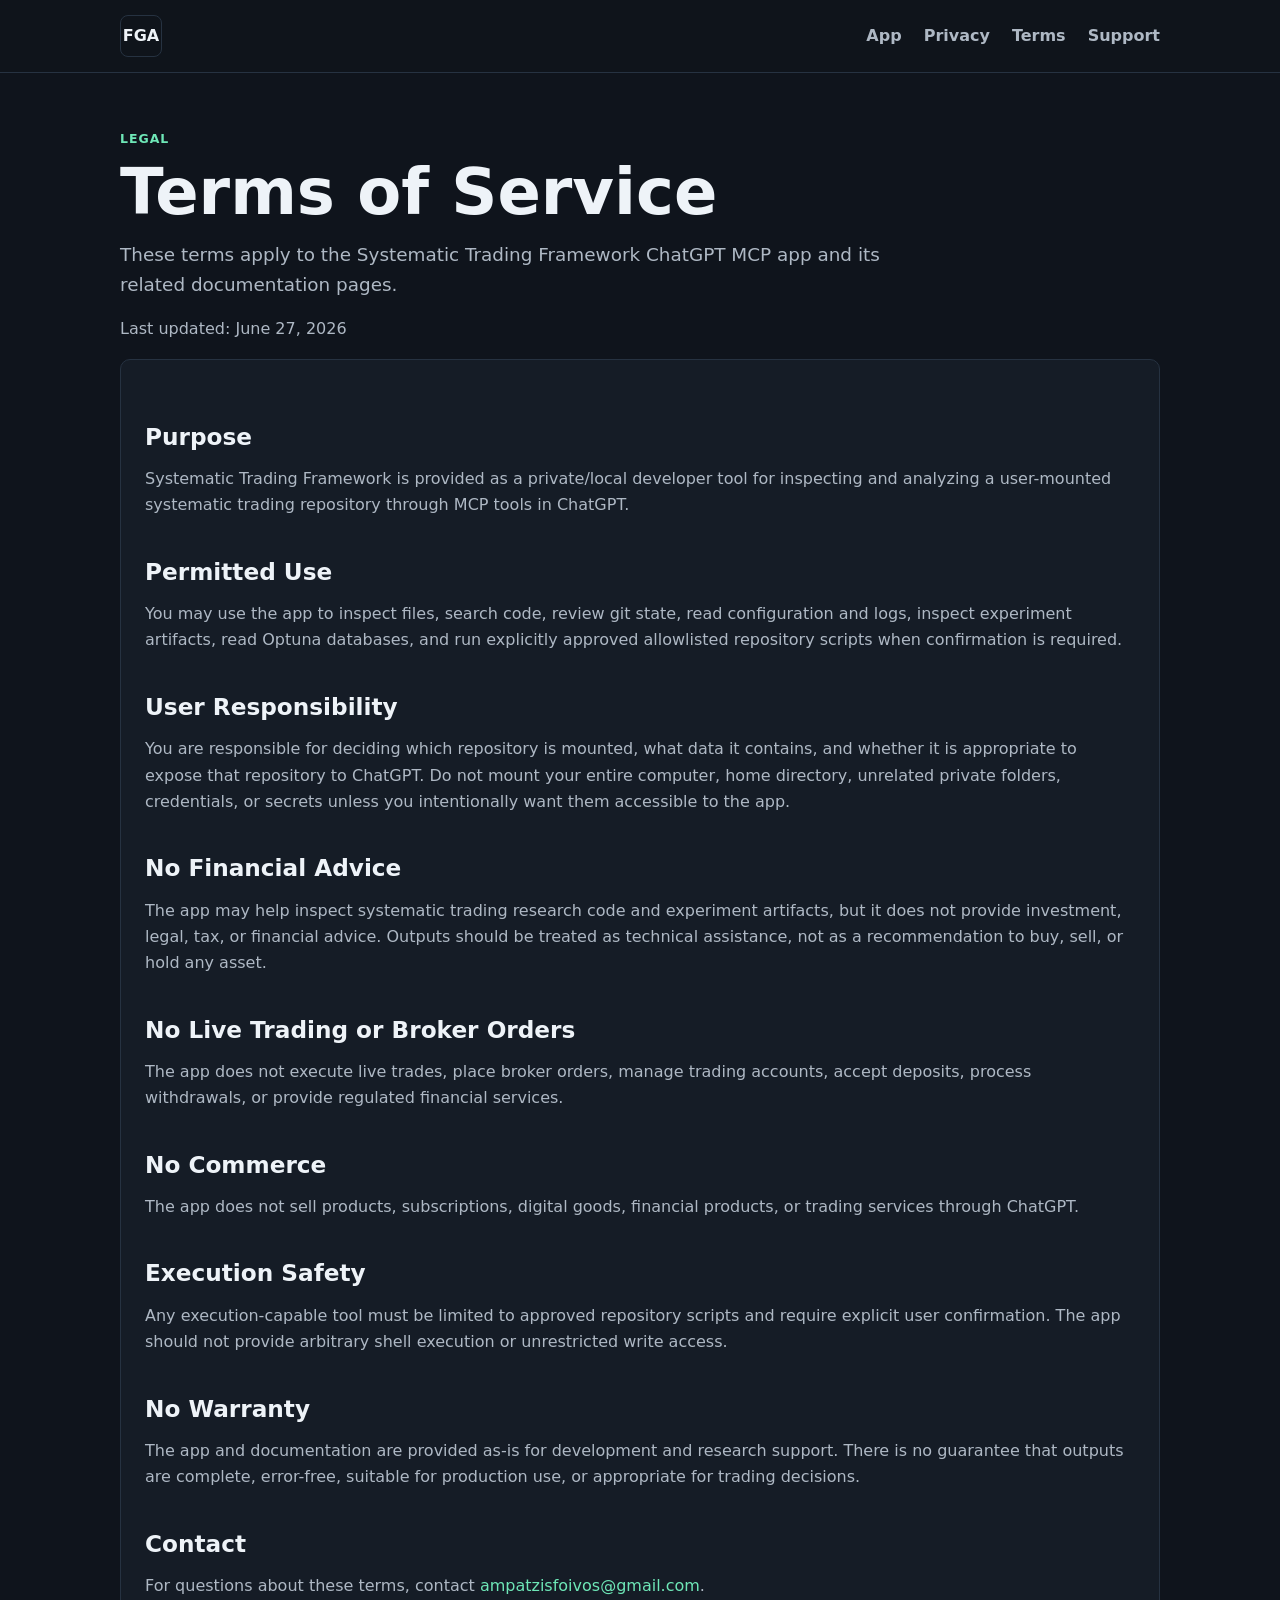
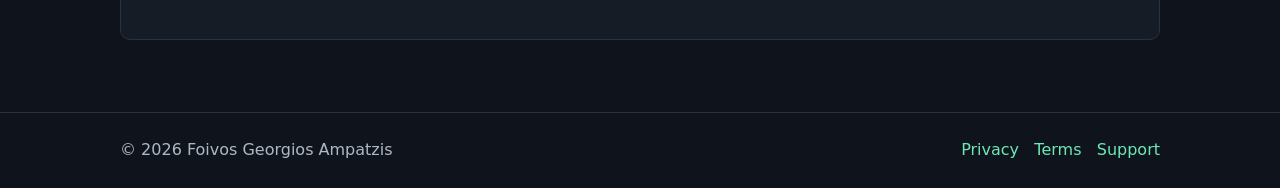
<file: apps/systematic-trading-framework/terms.html>
<!DOCTYPE html>
<html lang="en">
  <head>
    <meta charset="UTF-8" />
    <meta name="viewport" content="width=device-width, initial-scale=1.0" />
    <meta name="description" content="Terms of Service for the Systematic Trading Framework ChatGPT MCP app." />
    <title>Terms of Service | Systematic Trading Framework MCP App</title>

    <style>
      :root { color-scheme: dark; --bg: #0f141c; --panel: #151c26; --text: #eef3f8; --muted: #aeb8c4; --line: #263241; --accent: #6ee7b7; }
      * { box-sizing: border-box; }
      body { margin: 0; font-family: Inter, ui-sans-serif, system-ui, -apple-system, BlinkMacSystemFont, "Segoe UI", sans-serif; background: var(--bg); color: var(--text); line-height: 1.65; }
      a { color: var(--accent); text-decoration: none; }
      a:hover, a:focus { text-decoration: underline; }
      .wrap { width: min(1040px, calc(100% - 40px)); margin: 0 auto; }
      header { border-bottom: 1px solid var(--line); background: rgba(15, 20, 28, 0.96); }
      nav { min-height: 72px; display: flex; align-items: center; justify-content: space-between; gap: 24px; }
      .logo { display: inline-flex; align-items: center; justify-content: center; width: 42px; height: 42px; border: 1px solid var(--line); border-radius: 8px; color: var(--text); font-weight: 800; }
      .links { display: flex; gap: 22px; flex-wrap: wrap; }
      .links a { color: var(--muted); font-weight: 700; }
      main { padding: 56px 0 72px; }
      .hero { display: grid; grid-template-columns: minmax(0, 1.5fr) minmax(260px, 0.7fr); gap: 28px; align-items: start; margin-bottom: 36px; }
      .eyebrow { color: var(--accent); font-size: 0.78rem; font-weight: 800; letter-spacing: 0.08em; text-transform: uppercase; margin: 0 0 10px; }
      h1 { font-size: clamp(2.2rem, 5vw, 4.6rem); line-height: 1; margin: 0 0 16px; }
      h2 { font-size: 1.45rem; margin: 34px 0 10px; }
      p { color: var(--muted); margin: 0 0 16px; }
      .lead { font-size: 1.15rem; max-width: 760px; }
      .panel, .card { background: var(--panel); border: 1px solid var(--line); border-radius: 10px; padding: 24px; }
      .row { display: flex; justify-content: space-between; gap: 20px; padding: 12px 0; border-bottom: 1px solid var(--line); }
      .row:last-child { border-bottom: 0; }
      .row span { color: var(--muted); }
      .row strong { text-align: right; }
      .grid { display: grid; grid-template-columns: repeat(2, minmax(0, 1fr)); gap: 18px; margin: 24px 0; }
      ul { color: var(--muted); padding-left: 22px; }
      li { margin: 8px 0; }
      footer { border-top: 1px solid var(--line); padding: 24px 0; color: var(--muted); }
      .footer-inner { display: flex; justify-content: space-between; gap: 16px; flex-wrap: wrap; }
      @media (max-width: 760px) { .hero, .grid { grid-template-columns: 1fr; } nav { align-items: flex-start; flex-direction: column; padding: 18px 0; } main { padding-top: 36px; } }
    </style>
  </head>
  <body>
    <header><nav class="wrap"><a class="logo" href="../../index.html" aria-label="Back to portfolio home">FGA</a><div class="links"><a href="index.html">App</a><a href="privacy.html">Privacy</a><a href="terms.html">Terms</a><a href="mailto:ampatzisfoivos@gmail.com">Support</a></div></nav></header>
    <main><div class="wrap"><p class="eyebrow">Legal</p><h1>Terms of Service</h1><p class="lead">These terms apply to the Systematic Trading Framework ChatGPT MCP app and its related documentation pages.</p><p>Last updated: June 27, 2026</p><section class="card"><h2>Purpose</h2><p>Systematic Trading Framework is provided as a private/local developer tool for inspecting and analyzing a user-mounted systematic trading repository through MCP tools in ChatGPT.</p><h2>Permitted Use</h2><p>You may use the app to inspect files, search code, review git state, read configuration and logs, inspect experiment artifacts, read Optuna databases, and run explicitly approved allowlisted repository scripts when confirmation is required.</p><h2>User Responsibility</h2><p>You are responsible for deciding which repository is mounted, what data it contains, and whether it is appropriate to expose that repository to ChatGPT. Do not mount your entire computer, home directory, unrelated private folders, credentials, or secrets unless you intentionally want them accessible to the app.</p><h2>No Financial Advice</h2><p>The app may help inspect systematic trading research code and experiment artifacts, but it does not provide investment, legal, tax, or financial advice. Outputs should be treated as technical assistance, not as a recommendation to buy, sell, or hold any asset.</p><h2>No Live Trading or Broker Orders</h2><p>The app does not execute live trades, place broker orders, manage trading accounts, accept deposits, process withdrawals, or provide regulated financial services.</p><h2>No Commerce</h2><p>The app does not sell products, subscriptions, digital goods, financial products, or trading services through ChatGPT.</p><h2>Execution Safety</h2><p>Any execution-capable tool must be limited to approved repository scripts and require explicit user confirmation. The app should not provide arbitrary shell execution or unrestricted write access.</p><h2>No Warranty</h2><p>The app and documentation are provided as-is for development and research support. There is no guarantee that outputs are complete, error-free, suitable for production use, or appropriate for trading decisions.</p><h2>Contact</h2><p>For questions about these terms, contact <a href="mailto:ampatzisfoivos@gmail.com">ampatzisfoivos@gmail.com</a>.</p></section></div></main>
    <footer><div class="wrap footer-inner"><span>&copy; 2026 Foivos Georgios Ampatzis</span><span><a href="privacy.html">Privacy</a> &nbsp; <a href="terms.html">Terms</a> &nbsp; <a href="mailto:ampatzisfoivos@gmail.com">Support</a></span></div></footer>
  </body>
</html>
</file>
<file: style.css>
:root {
  color-scheme: dark;
  --bg: #0f141b;
  --surface: #151b24;
  --surface-soft: #1c2531;
  --text: #e5e7eb;
  --text-strong: #f8fafc;
  --muted: #a8b3c2;
  --line: #2b3645;
  --line-strong: #3a4656;
  --accent: #8ab4ff;
  --accent-strong: #c4d8ff;
  --accent-soft: #172640;
  --shadow: 0 14px 36px rgba(0, 0, 0, 0.24);
  --shadow-hover: 0 18px 44px rgba(0, 0, 0, 0.34);
  --container: 1160px;
}

* {
  box-sizing: border-box;
}

html {
  scroll-behavior: smooth;
  scroll-padding-top: 96px;
}

body {
  margin: 0;
  background: var(--bg);
  color: var(--text);
  font-family: Inter, ui-sans-serif, system-ui, -apple-system, BlinkMacSystemFont,
    "Segoe UI", sans-serif;
  font-size: 16px;
  line-height: 1.65;
  text-rendering: optimizeLegibility;
}

a {
  color: inherit;
  text-decoration: none;
}

img {
  display: block;
  max-width: 100%;
  height: auto;
}

ul {
  margin: 0;
  padding: 0;
}

.container {
  width: min(var(--container), calc(100% - 40px));
  margin: 0 auto;
}

.section-block {
  padding: 88px 0;
  background: var(--bg);
}

main > .section-block + .section-block {
  border-top: 1px solid var(--line);
}

.site-header {
  position: sticky;
  top: 0;
  z-index: 20;
  border-bottom: 1px solid var(--line);
  background: var(--surface);
  background: color-mix(in srgb, var(--surface) 92%, transparent);
  backdrop-filter: blur(14px);
}

.nav {
  position: relative;
  min-height: 72px;
  display: flex;
  align-items: center;
  justify-content: space-between;
  gap: 24px;
}

.nav-logo {
  width: 42px;
  height: 42px;
  display: inline-flex;
  align-items: center;
  justify-content: center;
  border: 1px solid var(--line-strong);
  border-radius: 8px;
  color: var(--text-strong);
  font-size: 0.92rem;
  font-weight: 800;
}

.nav-actions,
.nav-links {
  display: flex;
  align-items: center;
}

.nav-actions {
  gap: 16px;
}

.nav-links {
  justify-content: flex-end;
  flex-wrap: wrap;
  gap: 4px 18px;
  color: var(--muted);
  font-size: 0.92rem;
  font-weight: 600;
}

.nav-links a {
  position: relative;
  padding: 8px 0;
}

.nav-links a::after {
  position: absolute;
  right: 0;
  bottom: 2px;
  left: 0;
  height: 2px;
  background: var(--accent);
  content: "";
  opacity: 0;
}

.nav-links a:hover,
.nav-links a:focus,
.nav-links a.active {
  color: var(--text-strong);
}

.nav-links a.active::after {
  opacity: 1;
}

.menu-toggle {
  display: none;
  width: 40px;
  min-height: 38px;
  align-items: center;
  justify-content: center;
  flex-direction: column;
  gap: 4px;
  padding: 8px 10px;
  border: 1px solid var(--line-strong);
  border-radius: 8px;
  background: var(--surface);
  color: var(--text-strong);
  cursor: pointer;
}

.menu-toggle span {
  width: 18px;
  height: 2px;
  border-radius: 999px;
  background: currentColor;
  transition: opacity 160ms ease, transform 160ms ease;
}

.nav-actions.is-open .menu-toggle span:nth-child(1) {
  transform: translateY(6px) rotate(45deg);
}

.nav-actions.is-open .menu-toggle span:nth-child(2) {
  opacity: 0;
}

.nav-actions.is-open .menu-toggle span:nth-child(3) {
  transform: translateY(-6px) rotate(-45deg);
}

.menu-toggle:hover,
.menu-toggle:focus {
  border-color: var(--accent);
  color: var(--accent);
}

.hero {
  padding: 104px 0 84px;
}

.hero-grid {
  display: grid;
  grid-template-columns: minmax(0, 1.35fr) minmax(320px, 0.65fr);
  gap: 72px;
  align-items: center;
}

.eyebrow {
  margin: 0 0 12px;
  color: var(--accent);
  font-size: 0.78rem;
  font-weight: 800;
  letter-spacing: 0;
  text-transform: uppercase;
}

.hero h1 {
  max-width: 820px;
  margin: 0;
  color: var(--text-strong);
  font-size: 4rem;
  line-height: 1.03;
}

.hero-title {
  margin: 22px 0 0;
  color: var(--text-strong);
  font-size: 1.28rem;
  font-weight: 700;
}

.hero-tagline {
  max-width: 660px;
  margin: 18px 0 0;
  color: var(--muted);
  font-size: 1.1rem;
}

.hero-actions {
  display: flex;
  flex-wrap: wrap;
  gap: 12px;
  margin-top: 34px;
}

.btn,
.project-link {
  min-height: 44px;
  display: inline-flex;
  align-items: center;
  justify-content: center;
  border-radius: 8px;
  padding: 10px 18px;
  font-weight: 700;
  transition: transform 160ms ease, border-color 160ms ease, background 160ms ease,
    box-shadow 160ms ease;
}

.btn:hover,
.btn:focus,
.project-link:hover,
.project-link:focus {
  transform: translateY(-1px);
}

.btn-primary {
  border: 1px solid var(--accent);
  background: var(--accent);
  color: #ffffff;
}

.btn-primary:hover,
.btn-primary:focus {
  border-color: var(--accent-strong);
  background: var(--accent-strong);
}

.btn-secondary {
  border: 1px solid var(--line-strong);
  background: var(--surface);
  color: var(--text-strong);
}

.btn-secondary:hover,
.btn-secondary:focus {
  border-color: var(--accent);
  color: var(--accent);
}

.hero-panel,
.text-panel,
.skill-group,
.experience-card,
.education-card,
.certification-card,
.process-card,
.code-card,
.table-card,
.metric-card,
.contact-card,
.contact-panel {
  border: 1px solid var(--line);
  border-radius: 8px;
  background: var(--surface);
}

.hero-panel {
  padding: 26px;
  box-shadow: var(--shadow);
}

.panel-label {
  margin: 0 0 18px;
  color: var(--muted);
  font-size: 0.85rem;
  font-weight: 800;
  text-transform: uppercase;
}

.metric-row {
  padding: 16px 0;
  border-top: 1px solid var(--line);
}

.metric-row span,
.experience-heading span {
  display: block;
  color: var(--muted);
  font-size: 0.9rem;
}

.metric-row strong {
  display: block;
  margin-top: 4px;
  color: var(--text-strong);
  font-size: 1rem;
}

.two-column,
.education-grid {
  display: grid;
  grid-template-columns: 0.8fr 1.2fr;
  gap: 64px;
  align-items: start;
}

.section-heading {
  max-width: 780px;
  margin-bottom: 34px;
}

.section-heading.compact {
  margin-bottom: 0;
}

.section-heading h2 {
  margin: 0;
  color: var(--text-strong);
  font-size: 2.4rem;
  line-height: 1.16;
}

.section-heading p:not(.eyebrow) {
  margin: 16px 0 0;
  color: var(--muted);
  font-size: 1.03rem;
}

.text-panel {
  padding: 30px;
}

.text-panel p {
  margin: 0;
  color: var(--text);
  font-size: 1.05rem;
}

.text-panel p + p {
  margin-top: 18px;
}

.snapshot {
  padding: 28px 0 76px;
}

.snapshot-list {
  display: flex;
  flex-wrap: wrap;
  gap: 10px;
  padding-top: 2px;
}

.snapshot-list span,
.tag-list span,
.coursework-list span {
  display: inline-flex;
  align-items: center;
  min-height: 32px;
  border: 1px solid var(--line);
  border-radius: 8px;
  background: var(--surface);
  color: var(--text-strong);
  font-size: 0.88rem;
  font-weight: 700;
}

.snapshot-list span {
  padding: 6px 12px;
}

.coursework-list {
  display: flex;
  flex-wrap: wrap;
  gap: 8px;
  margin-top: 20px;
}

.coursework-list span {
  padding: 5px 10px;
  background: var(--surface-soft);
  color: var(--text-strong);
  font-size: 0.82rem;
}

.projects-section {
  background: var(--bg);
}

.projects-heading {
  max-width: 840px;
}

.projects-heading h2 {
  font-size: 2.7rem;
}

.projects-grid {
  display: grid;
  grid-template-columns: repeat(2, minmax(0, 1fr));
  gap: 24px;
}

.project-card {
  min-height: 100%;
  display: flex;
  flex-direction: column;
  overflow: hidden;
  border: 1px solid var(--line);
  border-radius: 8px;
  background: var(--surface);
  box-shadow: var(--shadow);
  transition: transform 180ms ease, box-shadow 180ms ease, border-color 180ms ease;
}

.project-card:hover {
  transform: translateY(-3px);
  border-color: var(--line-strong);
  box-shadow: var(--shadow-hover);
}

.project-card-featured {
  grid-column: 1 / -1;
  display: grid;
  grid-template-columns: 0.88fr 1.12fr;
}

.project-visual {
  position: relative;
  min-height: 260px;
  margin: 0;
  overflow: hidden;
  border-bottom: 1px solid var(--line);
  background: var(--surface-soft);
}

.project-card-featured .project-visual {
  min-height: 100%;
  border-right: 1px solid var(--line);
  border-bottom: 0;
}

.project-visual::before {
  position: absolute;
  inset: 28px;
  border: 1px solid var(--line-strong);
  content: "";
}

.project-visual figcaption {
  position: absolute;
  right: 22px;
  bottom: 18px;
  color: var(--muted);
  font-size: 0.78rem;
  font-weight: 700;
}

.plot-axis {
  position: absolute;
  background: var(--line-strong);
}

.x-axis {
  right: 38px;
  bottom: 48px;
  left: 38px;
  height: 1px;
}

.y-axis {
  top: 38px;
  bottom: 48px;
  left: 48px;
  width: 1px;
}

.plot-line {
  position: absolute;
  height: 2px;
  border-radius: 8px;
  background: var(--accent);
  transform-origin: left center;
}

.line-a {
  width: 46%;
  top: 48%;
  left: 18%;
  transform: rotate(-12deg);
}

.line-b {
  width: 34%;
  top: 56%;
  left: 46%;
  transform: rotate(18deg);
}

.line-c {
  width: 38%;
  top: 42%;
  left: 44%;
  border-top: 2px dashed var(--accent);
  background: transparent;
  transform: rotate(8deg);
}

.plot-dot {
  position: absolute;
  width: 9px;
  height: 9px;
  border: 2px solid var(--accent);
  border-radius: 999px;
  background: var(--surface);
}

.dot-a {
  top: 42%;
  left: 42%;
}

.dot-b {
  top: 60%;
  left: 73%;
}

.bar {
  position: absolute;
  bottom: 49px;
  width: 28px;
  border: 1px solid var(--accent);
  border-radius: 6px 6px 0 0;
  background: var(--accent-soft);
}

.bar-one {
  left: 26%;
  height: 70px;
}

.bar-two {
  left: 39%;
  height: 112px;
}

.bar-three {
  left: 52%;
  height: 46px;
}

.bar-four {
  left: 65%;
  height: 136px;
}

.forecast-band {
  position: absolute;
  top: 38%;
  right: 18%;
  width: 24%;
  height: 48px;
  border: 1px dashed var(--accent);
  border-radius: 8px;
  background: var(--accent-soft);
}

.panel-grid {
  position: absolute;
  top: 52px;
  right: 48px;
  bottom: 64px;
  left: 48px;
  border: 1px solid var(--line-strong);
  border-radius: 8px;
}

.panel-grid::before,
.panel-grid::after {
  position: absolute;
  background: var(--line);
  content: "";
}

.panel-grid::before {
  top: 0;
  bottom: 0;
  left: 34%;
  width: 1px;
}

.panel-grid::after {
  top: 44%;
  right: 0;
  left: 0;
  height: 1px;
}

.panel-row {
  position: absolute;
  left: 56px;
  height: 8px;
  border-radius: 8px;
  background: var(--accent);
}

.row-one {
  top: 74px;
  width: 22%;
}

.row-two {
  top: 108px;
  width: 28%;
}

.row-three {
  top: 142px;
  width: 18%;
}

.project-content {
  display: flex;
  flex: 1;
  flex-direction: column;
  padding: 30px;
}

.project-meta {
  display: flex;
  align-items: flex-start;
  justify-content: space-between;
  gap: 16px;
  margin-bottom: 16px;
}

.project-kicker {
  margin: 6px 0 0;
  color: var(--accent);
  font-size: 0.78rem;
  font-weight: 800;
  text-transform: uppercase;
}

.tag-list {
  display: flex;
  justify-content: flex-end;
  flex-wrap: wrap;
  gap: 7px;
}

.tag-list span {
  min-height: 28px;
  padding: 4px 9px;
  background: var(--accent-soft);
  color: var(--accent-strong);
  font-size: 0.78rem;
}

.project-content h3 {
  margin: 0;
  color: var(--text-strong);
  font-size: 1.52rem;
  line-height: 1.2;
}

.project-content p {
  margin: 14px 0 0;
  color: var(--muted);
}

.project-content ul,
.experience-card ul {
  display: grid;
  gap: 9px;
  margin: 20px 0 0;
  padding-left: 19px;
  color: var(--text);
}

.project-actions {
  display: flex;
  flex-wrap: wrap;
  gap: 10px;
  margin-top: auto;
  padding-top: 24px;
}

.project-link {
  width: fit-content;
  border: 1px solid var(--line-strong);
  background: var(--surface);
  color: var(--text-strong);
}

.project-link-primary {
  border-color: var(--accent);
  background: var(--accent);
  color: #ffffff;
}

.project-link:hover,
.project-link:focus {
  border-color: var(--accent);
  color: var(--accent);
}

.project-link-primary:hover,
.project-link-primary:focus {
  border-color: var(--accent-strong);
  background: var(--accent-strong);
  color: #ffffff;
}

.skills-grid {
  display: grid;
  grid-template-columns: repeat(3, minmax(0, 1fr));
  gap: 18px;
}

.skill-group {
  padding: 24px;
}

.skill-group h3,
.education-card h3,
.experience-card h3 {
  margin: 0;
  color: var(--text-strong);
  font-size: 1.08rem;
}

.skill-group p,
.education-card p,
.experience-card p {
  margin: 10px 0 0;
  color: var(--muted);
}

.experience-card {
  padding: 30px;
}

.experience-list {
  display: grid;
  gap: 18px;
}

.experience-heading {
  display: flex;
  align-items: flex-start;
  justify-content: space-between;
  gap: 24px;
  padding-bottom: 22px;
  border-bottom: 1px solid var(--line);
}

.experience-heading h3 {
  font-size: 1.28rem;
}

.education-card {
  padding: 26px;
}

.certifications-grid {
  display: grid;
  grid-template-columns: repeat(2, minmax(0, 1fr));
  gap: 18px;
}

.certification-card {
  padding: 24px;
}

.certification-card-wide {
  grid-column: 1 / -1;
}

.certification-card h3 {
  margin: 0;
  color: var(--text-strong);
  font-size: 1.06rem;
  line-height: 1.35;
}

.certification-card p {
  margin: 10px 0 0;
  color: var(--muted);
}

.info-list {
  display: grid;
  gap: 10px;
  margin: 0;
  padding-left: 19px;
  color: var(--text);
}

.detail-hero {
  padding: 104px 0 84px;
}

.detail-hero-grid {
  display: grid;
  grid-template-columns: minmax(0, 1.35fr) minmax(320px, 0.65fr);
  gap: 72px;
  align-items: center;
}

.detail-hero h1 {
  max-width: 900px;
  margin: 0;
  color: var(--text-strong);
  font-size: 3.6rem;
  line-height: 1.05;
}

.back-link {
  display: inline-flex;
  margin-bottom: 24px;
  color: var(--accent);
  font-size: 0.92rem;
  font-weight: 800;
}

.back-link:hover,
.back-link:focus {
  color: var(--accent-strong);
}

.results-section {
  background: var(--bg);
}

.chart-grid {
  display: grid;
  grid-template-columns: minmax(0, 1fr);
  gap: 22px;
}

.chart-card {
  overflow: hidden;
  margin: 0;
  border: 1px solid var(--line);
  border-radius: 8px;
  background: var(--surface);
  box-shadow: var(--shadow);
}

.chart-card-wide {
  grid-column: 1 / -1;
}

.chart-card img {
  width: 100%;
  max-width: 100%;
  height: auto;
  object-fit: contain;
  background: var(--surface);
}

.chart-card figcaption {
  margin: 0;
  padding: 16px 18px;
  border-top: 1px solid var(--line);
  color: var(--muted);
  font-size: 0.92rem;
}

.process-grid,
.metrics-grid {
  display: grid;
  gap: 18px;
}

.process-grid {
  grid-template-columns: repeat(2, minmax(0, 1fr));
}

.process-card,
.code-card,
.table-card,
.metric-card {
  padding: 24px;
}

.process-card span,
.metric-card span {
  display: block;
  color: var(--accent);
  font-size: 0.78rem;
  font-weight: 800;
  text-transform: uppercase;
}

.process-card h3,
.code-card h3,
.table-card h3 {
  margin: 10px 0 0;
  color: var(--text-strong);
  font-size: 1.1rem;
}

.process-card p {
  margin: 12px 0 0;
  color: var(--muted);
}

.process-card strong,
.metric-card strong {
  display: block;
  margin-top: 14px;
  color: var(--text-strong);
}

.metrics-grid {
  grid-template-columns: repeat(3, minmax(0, 1fr));
  margin: 22px 0;
}

.metric-card strong {
  font-size: 1.5rem;
}

.code-card {
  margin-bottom: 22px;
}

.code-card pre {
  overflow-x: auto;
  margin: 16px 0 0;
  padding: 16px;
  border: 1px solid var(--line);
  border-radius: 8px;
  background: var(--surface-soft);
  color: var(--text-strong);
  font-size: 0.88rem;
  line-height: 1.55;
}

.table-card {
  margin: 22px 0;
}

.table-wrap {
  overflow-x: auto;
  margin-top: 16px;
}

.legal-layout {
  max-width: 860px;
}

.legal-layout h1 {
  margin: 0;
  color: var(--text-strong);
  font-size: 3.2rem;
  line-height: 1.05;
}

.legal-updated {
  margin: 22px 0 0;
  color: var(--muted);
  font-size: 0.95rem;
}

.legal-card {
  max-width: 860px;
  padding: 34px;
  border: 1px solid var(--line);
  border-radius: 8px;
  background: var(--surface);
}

.legal-card h2 {
  margin: 34px 0 0;
  color: var(--text-strong);
  font-size: 1.25rem;
  line-height: 1.3;
}

.legal-card h2:first-child {
  margin-top: 0;
}

.legal-card p {
  margin: 12px 0 0;
  color: var(--text);
}

.legal-card a {
  color: var(--accent);
  font-weight: 700;
}

.legal-card a:hover,
.legal-card a:focus {
  color: var(--accent-strong);
}

.table-card table {
  width: 100%;
  border-collapse: collapse;
  color: var(--text);
  font-size: 0.92rem;
}

.table-card th,
.table-card td {
  padding: 11px 12px;
  border-bottom: 1px solid var(--line);
  text-align: left;
  white-space: nowrap;
}

.table-card th {
  color: var(--text-strong);
  font-weight: 800;
}

.contact-grid {
  display: grid;
  grid-template-columns: repeat(4, minmax(0, 1fr));
  gap: 18px;
}

.contact-card {
  display: flex;
  min-height: 132px;
  flex-direction: column;
  justify-content: space-between;
  padding: 24px;
  transition: transform 180ms ease, border-color 180ms ease, box-shadow 180ms ease;
}

.contact-card:hover,
.contact-card:focus {
  transform: translateY(-2px);
  border-color: var(--accent);
  box-shadow: var(--shadow-hover);
}

.contact-card span {
  color: var(--accent);
  font-size: 0.78rem;
  font-weight: 800;
  text-transform: uppercase;
}

.contact-card strong {
  margin-top: 18px;
  color: var(--text-strong);
  font-size: 1rem;
  line-height: 1.35;
  overflow-wrap: anywhere;
}

.contact-panel {
  display: flex;
  align-items: center;
  justify-content: space-between;
  gap: 36px;
  padding: 32px;
}

.contact-links,
.footer-links {
  display: flex;
  flex-wrap: wrap;
  gap: 10px;
}

.contact-links {
  justify-content: flex-end;
}

.contact-links a,
.footer-links a {
  display: inline-flex;
  align-items: center;
  min-height: 40px;
  border: 1px solid var(--line-strong);
  border-radius: 8px;
  background: var(--surface);
  color: var(--text-strong);
  font-weight: 700;
}

.contact-links a {
  padding: 8px 14px;
}

.footer-links a {
  padding: 6px 10px;
}

.contact-links a:hover,
.contact-links a:focus,
.footer-links a:hover,
.footer-links a:focus {
  border-color: var(--accent);
  color: var(--accent);
}

.footer {
  border-top: 1px solid var(--line);
  padding: 28px 0;
}

.footer-inner {
  display: flex;
  align-items: center;
  justify-content: center;
  gap: 20px;
  color: var(--muted);
  font-size: 0.92rem;
}

.footer p {
  margin: 0;
}

.sr-only {
  position: absolute;
  width: 1px;
  height: 1px;
  padding: 0;
  margin: -1px;
  overflow: hidden;
  clip: rect(0, 0, 0, 0);
  white-space: nowrap;
  border: 0;
}

.reveal,
.reveal.is-visible {
  opacity: 1;
  transform: translateY(0);
}

.js-enabled .reveal {
  opacity: 0;
  transform: translateY(12px);
  transition: opacity 420ms ease, transform 420ms ease;
}

.js-enabled .reveal.is-visible {
  opacity: 1;
  transform: translateY(0);
}

@media (prefers-reduced-motion: reduce) {
  html {
    scroll-behavior: auto;
  }

  .reveal,
  .project-card,
  .contact-card,
  .btn,
  .project-link {
    transition: none;
  }
}

@media (max-width: 940px) {
  .hero-grid,
  .detail-hero-grid,
  .two-column,
  .education-grid,
  .project-card-featured {
    grid-template-columns: 1fr;
  }

  .hero-grid {
    gap: 36px;
  }

  .project-card-featured .project-visual {
    min-height: 280px;
    border-right: 0;
    border-bottom: 1px solid var(--line);
  }

  .projects-grid,
  .skills-grid,
  .contact-grid,
  .process-grid {
    grid-template-columns: 1fr 1fr;
  }

  .contact-panel {
    align-items: flex-start;
    flex-direction: column;
  }

  .contact-links {
    justify-content: flex-start;
  }
}

@media (max-width: 720px) {
  .container {
    width: min(var(--container), calc(100% - 32px));
  }

  .section-block {
    padding: 68px 0;
  }

  .nav {
    min-height: 64px;
    padding: 12px 0;
    align-items: center;
    flex-direction: row;
  }

  .nav-actions {
    width: auto;
    margin-left: auto;
    align-items: center;
    justify-content: flex-end;
    gap: 10px;
  }

  .menu-toggle {
    display: inline-flex;
  }

  .nav-links {
    position: absolute;
    top: calc(100% + 10px);
    right: 0;
    left: 0;
    z-index: 30;
    display: flex;
    align-items: stretch;
    flex-direction: column;
    justify-content: flex-start;
    gap: 2px;
    padding: 10px;
    border: 1px solid var(--line);
    border-radius: 8px;
    background: var(--surface);
    box-shadow: var(--shadow-hover);
  }

  .js-enabled .nav-links {
    display: none;
  }

  .js-enabled .nav-actions.is-open .nav-links {
    display: flex;
  }

  .nav-links a {
    padding: 11px 12px;
    border-radius: 8px;
  }

  .nav-links a::after {
    display: none;
  }

  .nav-links a:hover,
  .nav-links a:focus,
  .nav-links a.active {
    background: var(--surface-soft);
  }

  .menu-toggle {
    flex: 0 0 auto;
  }

  .hero {
    padding: 76px 0 68px;
  }

  .detail-hero {
    padding: 76px 0 68px;
  }

  .hero h1 {
    font-size: 2.55rem;
  }

  .detail-hero h1 {
    font-size: 2.35rem;
  }

  .legal-layout h1 {
    font-size: 2.35rem;
  }

  .hero-title {
    font-size: 1.12rem;
  }

  .section-heading h2,
  .projects-heading h2 {
    font-size: 2rem;
  }

  .projects-grid,
  .skills-grid,
  .process-grid,
  .metrics-grid,
  .contact-grid,
  .chart-grid,
  .certifications-grid {
    grid-template-columns: 1fr;
  }

  .project-meta,
  .experience-heading,
  .footer-inner {
    flex-direction: column;
  }

  .tag-list {
    justify-content: flex-start;
  }

  .hero-actions,
  .contact-links {
    align-items: stretch;
    flex-direction: column;
  }

  .btn,
  .project-link,
  .contact-links a {
    width: 100%;
  }

  .project-content,
  .text-panel,
  .skill-group,
  .experience-card,
  .education-card,
  .certification-card,
  .process-card,
  .code-card,
  .table-card,
  .legal-card,
  .metric-card,
  .contact-card,
  .contact-panel,
  .hero-panel {
    padding: 22px;
  }

  .project-visual {
    min-height: 240px;
  }
}
</file>
